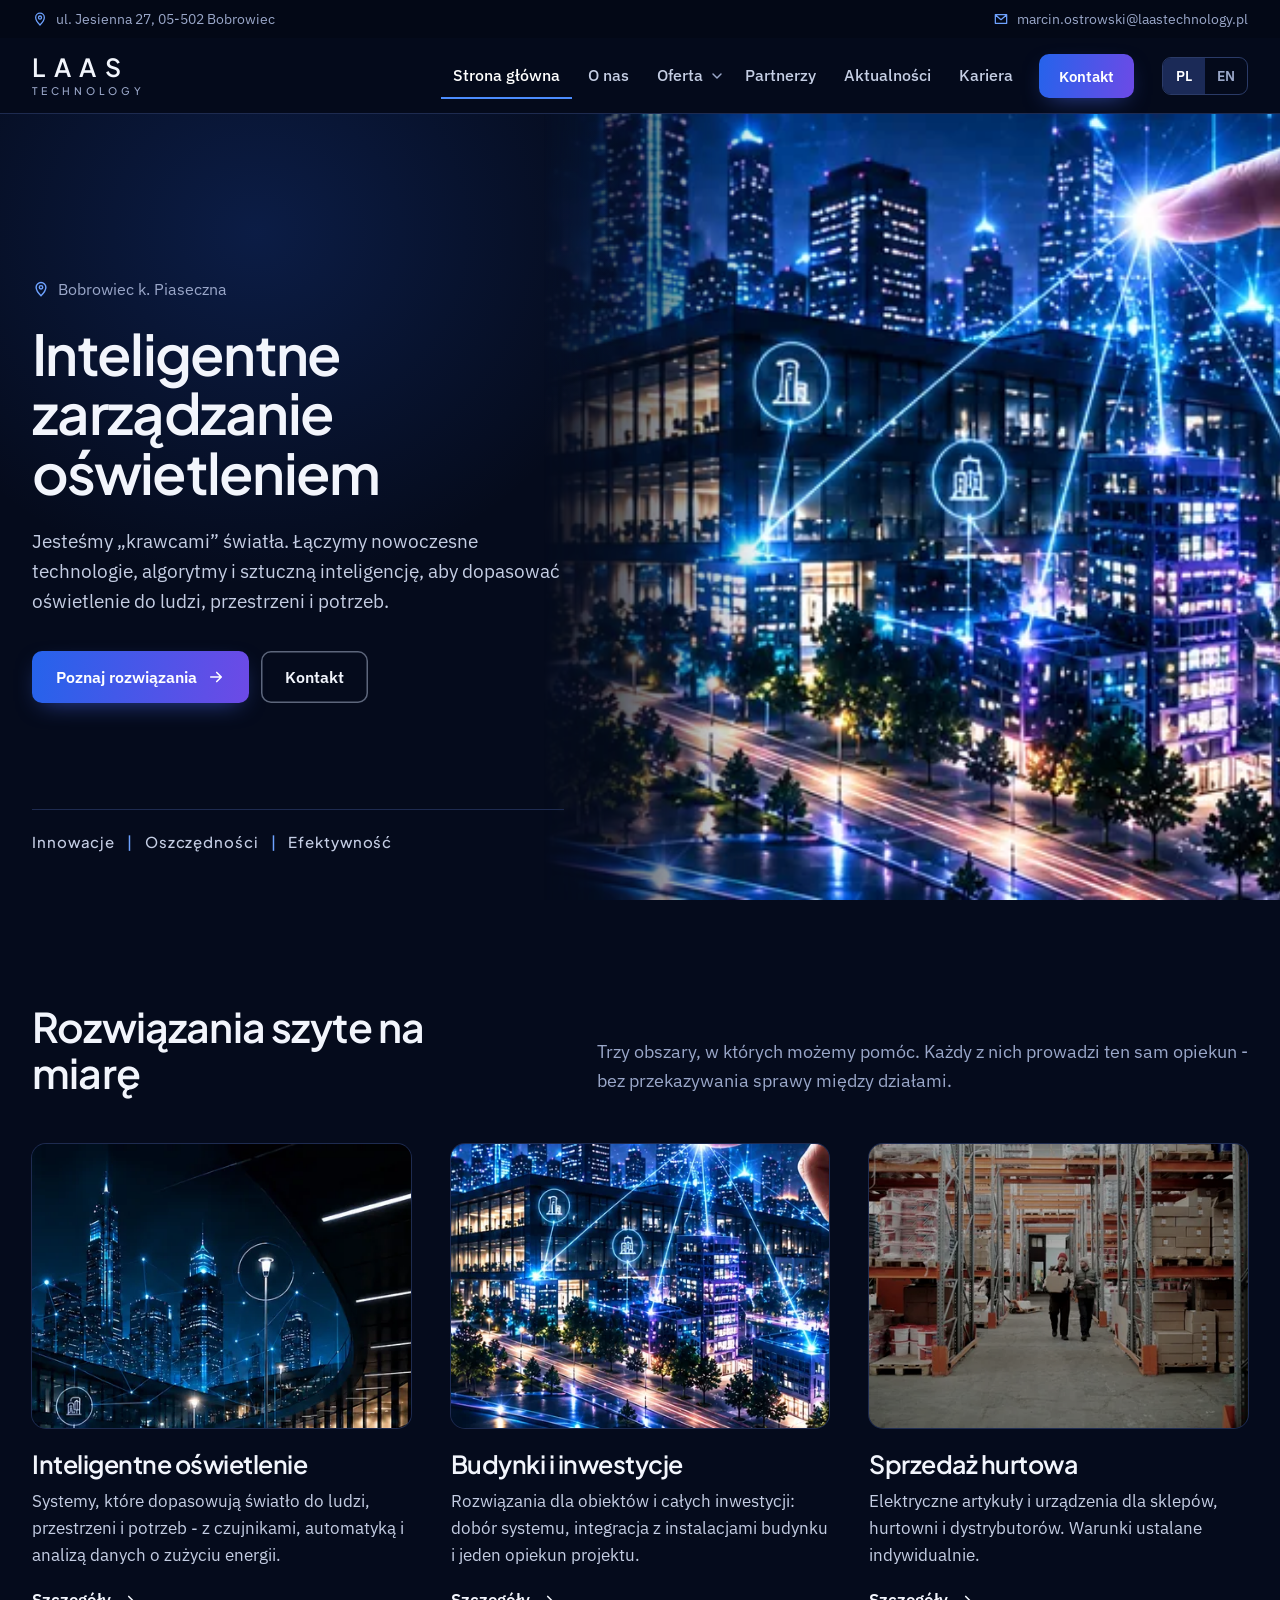
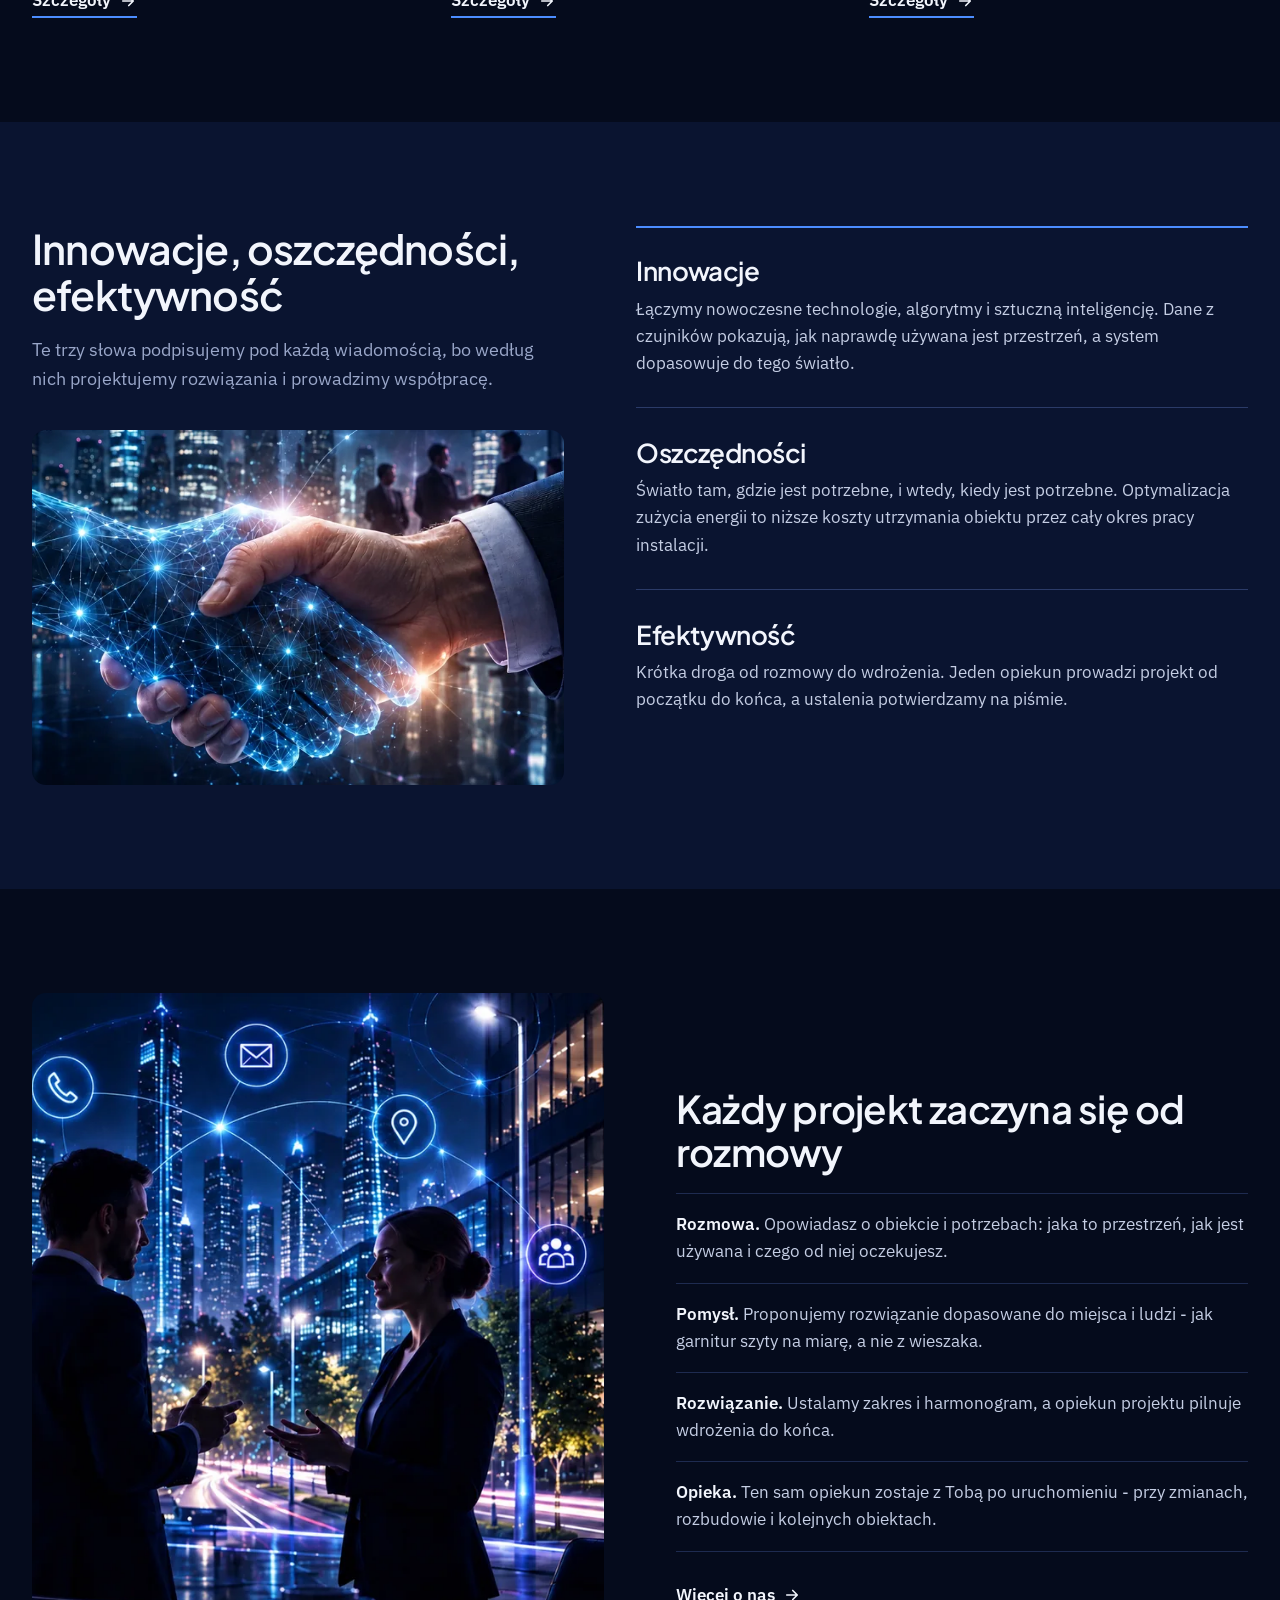
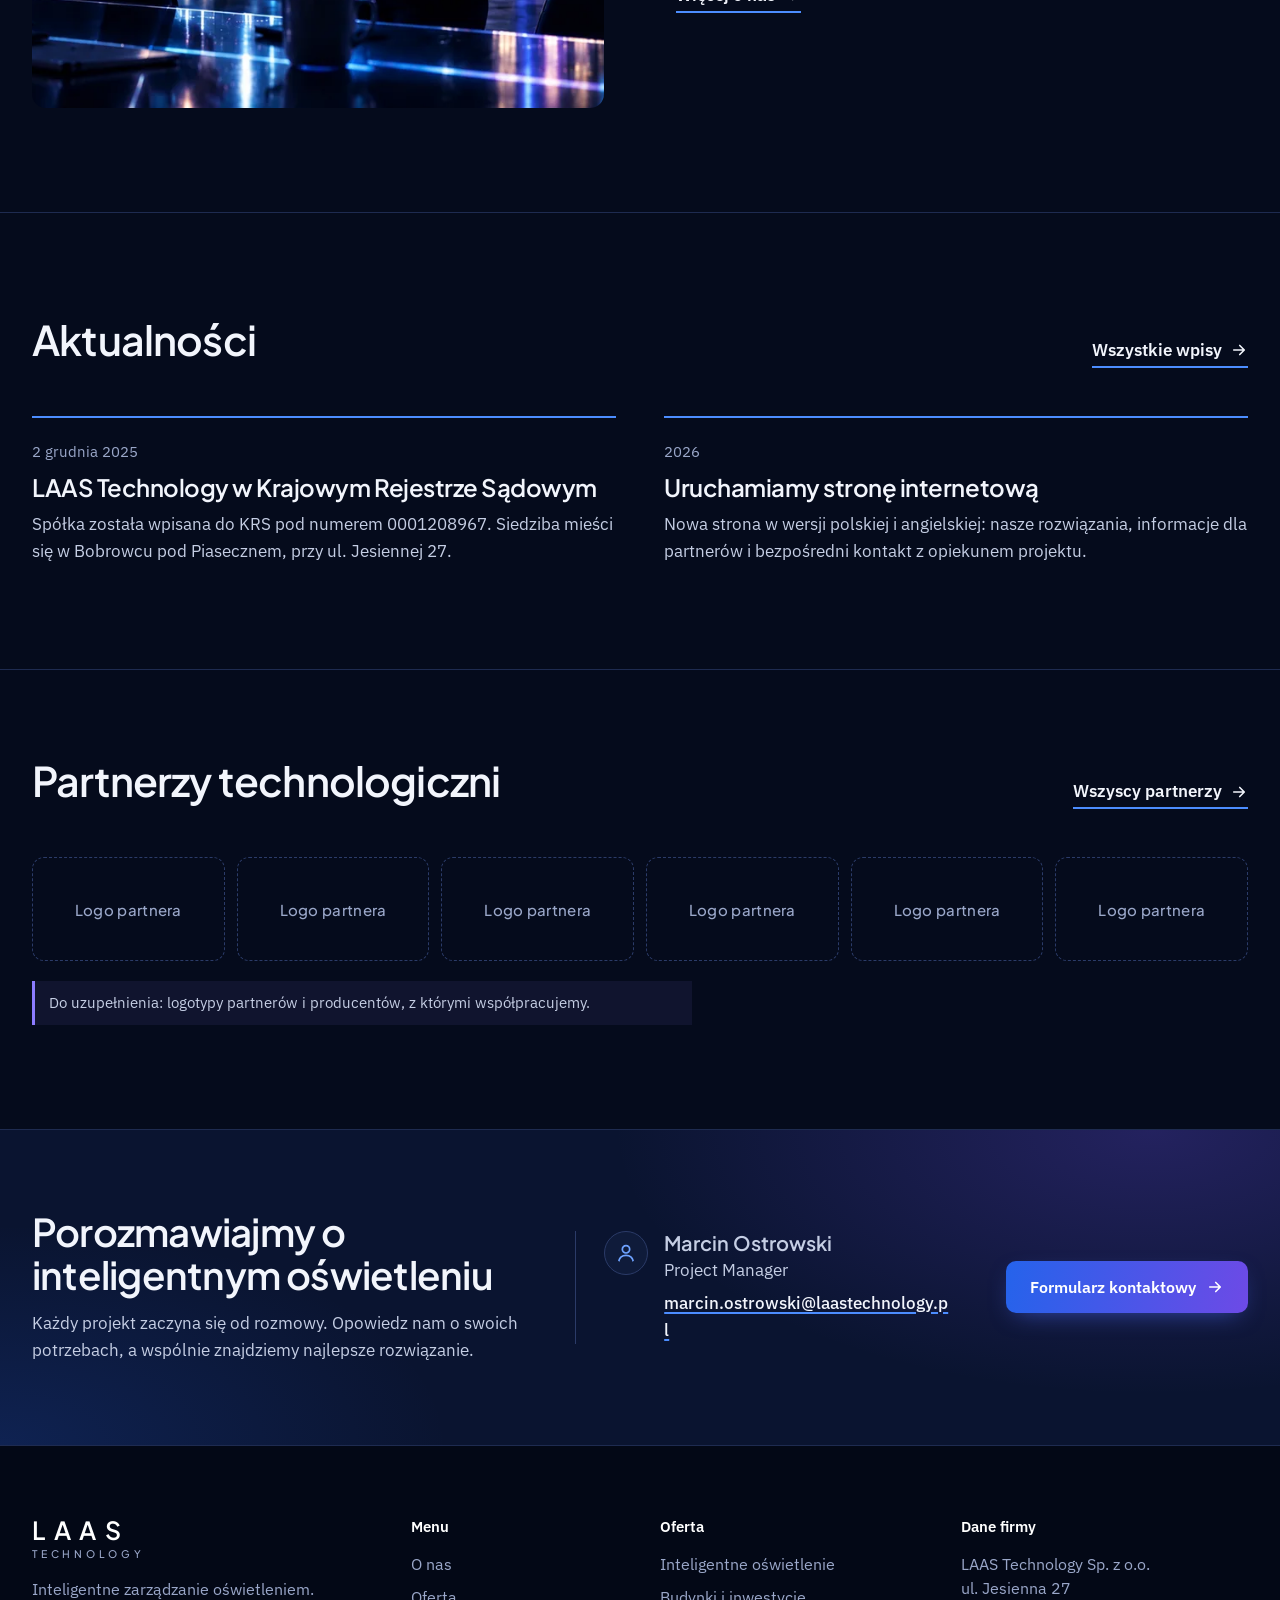
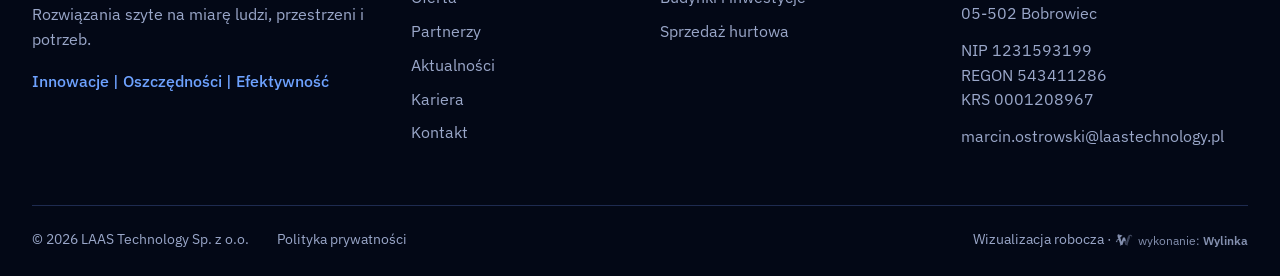
<file: index.html>
<!doctype html>
<html lang="pl" data-title-pl="LAAS Technology - inteligentne zarządzanie oświetleniem" data-title-en="LAAS Technology - smart lighting management">
<head>
<meta charset="utf-8">
<meta name="viewport" content="width=device-width, initial-scale=1, viewport-fit=cover">
<meta name="robots" content="noindex, nofollow">
<title>LAAS Technology - inteligentne zarządzanie oświetleniem</title>
<meta name="description" content="LAAS Technology Sp. z o.o., Bobrowiec k. Piaseczna: inteligentne zarządzanie oświetleniem, rozwiązania dla budynków i inwestycji, sprzedaż hurtowa.">
<meta name="theme-color" content="#050B1C">
<meta name="color-scheme" content="dark">
<link rel="icon" href="data:image/svg+xml,%3Csvg xmlns='http://www.w3.org/2000/svg' viewBox='0 0 40 40'%3E%3Cdefs%3E%3ClinearGradient id='g' x1='0' x2='1'%3E%3Cstop offset='0' stop-color='%233D8BFF'/%3E%3Cstop offset='1' stop-color='%238C7CFF'/%3E%3C/linearGradient%3E%3C/defs%3E%3Crect width='40' height='40' rx='8' fill='%23050B1C'/%3E%3Cpath d='M12 9v20h16' fill='none' stroke='url(%23g)' stroke-width='4.5' stroke-linecap='round' stroke-linejoin='round'/%3E%3C/svg%3E">
<link rel="preconnect" href="https://fonts.googleapis.com">
<link rel="preconnect" href="https://fonts.gstatic.com" crossorigin>
<link href="https://fonts.googleapis.com/css2?family=Plus+Jakarta+Sans:wght@500;600;700&family=IBM+Plex+Sans:wght@400;500;600&display=swap" rel="stylesheet">
<link rel="stylesheet" href="style.css?v=8">
<script>try{if((new URLSearchParams(location.search).get('lang')||localStorage.getItem('laas-lang'))==='en')document.documentElement.classList.add('is-en')}catch(e){}</script>
</head>
<body>
<!-- Wizualizacja robocza (koncepcja) strony LAAS Technology Sp. z o.o. Kolorystyka i grafiki wg materiałów przesłanych przez klienta. Treści do potwierdzenia z klientem; nie podajemy niesprawdzonych liczb, marek ani referencji. -->
<svg width="0" height="0" style="position:absolute" aria-hidden="true">
  <symbol id="i-arr" viewBox="0 0 24 24"><path fill="none" stroke="currentColor" stroke-width="2.2" stroke-linecap="round" stroke-linejoin="round" d="M5 12h13M13 6l6 6-6 6"/></symbol>
  <symbol id="i-mail" viewBox="0 0 24 24"><path fill="none" stroke="currentColor" stroke-width="1.9" stroke-linejoin="round" d="M3.5 5.5h17v13h-17zM3.8 6l8.2 7 8.2-7"/></symbol>
  <symbol id="i-pin" viewBox="0 0 24 24"><path fill="none" stroke="currentColor" stroke-width="1.9" d="M12 21s-6.5-6.2-6.5-11.2a6.5 6.5 0 0 1 13 0C18.5 14.8 12 21 12 21Z"/><circle cx="12" cy="9.8" r="2.3" fill="none" stroke="currentColor" stroke-width="1.9"/></symbol>
  <symbol id="i-down" viewBox="0 0 24 24"><path fill="none" stroke="currentColor" stroke-width="2.2" stroke-linecap="round" stroke-linejoin="round" d="M6 9l6 6 6-6"/></symbol>
  <symbol id="i-user" viewBox="0 0 24 24"><circle cx="12" cy="8" r="4" fill="none" stroke="currentColor" stroke-width="1.9"/><path d="M4 21c1-4.4 4.2-6.5 8-6.5s7 2.1 8 6.5" fill="none" stroke="currentColor" stroke-width="1.9" stroke-linecap="round"/></symbol>
</svg>
<div class="topbar"><div class="wrap topbar-in">
  <span><svg aria-hidden="true"><use href="#i-pin"/></svg>ul. Jesienna 27, 05-502 Bobrowiec</span>
  <a href="mailto:marcin.ostrowski@laastechnology.pl"><svg aria-hidden="true"><use href="#i-mail"/></svg>marcin.ostrowski@laastechnology.pl</a>
</div></div>
<header class="top" id="top">
  <div class="wrap top-in">
    <a class="brand" href="index.html" aria-label="LAAS Technology - strona główna"><span class="wm"><b>LAAS</b><span>Technology</span></span></a>
    <nav class="nav" id="nav" aria-label="Menu główne"><ul><li><a href="index.html" aria-current="page" data-en="Home">Strona główna</a></li><li><a href="o-nas.html" data-en="About us">O nas</a></li><li class="has-sub"><a href="oferta.html" data-en="Solutions">Oferta</a><button class="sub-t" type="button" aria-label="Rozwiń ofertę" data-en-al="Expand"><svg aria-hidden="true"><use href="#i-down"/></svg></button><ul class="sub"><li><a href="oferta-energia.html" data-en="Smart lighting">Inteligentne oświetlenie</a></li><li><a href="oferta-inwestycje.html" data-en="Buildings and projects">Budynki i inwestycje</a></li><li><a href="oferta-hurt.html" data-en="Wholesale">Sprzedaż hurtowa</a></li></ul></li><li><a href="partnerzy.html" data-en="Partners">Partnerzy</a></li><li><a href="aktualnosci.html" data-en="News">Aktualności</a></li><li><a href="kariera.html" data-en="Careers">Kariera</a></li><li class="nav-k"><a class="btn btn-s" href="kontakt.html" data-en="Contact">Kontakt</a></li></ul></nav>
    <div class="lang" role="group" aria-label="Język / Language"><button type="button" data-l="pl" aria-pressed="true">PL</button><button type="button" data-l="en" aria-pressed="false">EN</button></div>
    <button class="burger" id="burger" type="button" aria-label="Otwórz menu" aria-expanded="false" aria-controls="nav"><span></span><span></span><span></span></button>
  </div>
</header>
<main id="main">
<section class="hero">
  <div class="hero-txt">
    <p class="hero-loc"><svg aria-hidden="true"><use href="#i-pin"/></svg><span>Bobrowiec k. Piaseczna</span></p>
    <h1 data-en="Smart lighting management">Inteligentne zarządzanie oświetleniem</h1>
    <p class="lead" data-en="We are tailors of light. We combine modern technology, algorithms and artificial intelligence to fit lighting to people, spaces and needs.">Jesteśmy „krawcami” światła. Łączymy nowoczesne technologie, algorytmy i sztuczną inteligencję, aby dopasować oświetlenie do ludzi, przestrzeni i potrzeb.</p>
    <div class="hero-cta" id="heroCta">
      <a class="btn" href="oferta.html"><span data-en="Our solutions">Poznaj rozwiązania</span><svg class="ic" aria-hidden="true"><use href="#i-arr"/></svg></a>
      <a class="btn btn-o" href="kontakt.html" data-en="Contact">Kontakt</a>
    </div>
    <p class="hero-slog">Innowacje <i>|</i> Oszczędności <i>|</i> Efektywność</p>
  </div>
  <figure class="hero-ph">
    <picture>
      <source media="(max-width:999px)" srcset="img/laas-miasto-m-480.webp 480w, img/laas-miasto-m-700.webp 700w" sizes="100vw">
      <img src="img/laas-miasto-916.webp" srcset="img/laas-miasto-480.webp 480w, img/laas-miasto-720.webp 720w, img/laas-miasto-916.webp 916w" sizes="(max-width:999px) 100vw, 56vw" alt="Nocne miasto z podświetlonymi budynkami połączonymi liniami światła - grafika LAAS Technology" data-en-alt="Night city with illuminated buildings connected by lines of light - LAAS Technology graphic" width="916" height="569" fetchpriority="high">
    </picture>
  </figure>
</section>

<section class="sec" id="oferta">
  <div class="wrap">
    <div class="sec-h">
      <h2 data-en="Tailor-made solutions">Rozwiązania szyte na miarę</h2>
      <p data-en="Three areas where we can help. Each is handled by the same project manager, with no passing between departments.">Trzy obszary, w których możemy pomóc. Każdy z nich prowadzi ten sam opiekun - bez przekazywania sprawy między działami.</p>
    </div>
    <div class="tiles"><article class="tile">
  <a href="oferta-energia.html" class="tile-ph" tabindex="-1" aria-hidden="true"><img src="img/laas-swiatlo-746.webp" srcset="img/laas-swiatlo-480.webp 480w, img/laas-swiatlo-746.webp 746w" sizes="(max-width:999px) 100vw, 400px" alt="Wieżowce i latarnia uliczna nocą, połączone siecią świetlnych punktów" data-en-alt="Skyscrapers and a street lamp at night, linked by a network of light points" width="746" height="520" loading="lazy" decoding="async"></a>
  <h3 data-en="&lt;a href=&quot;oferta-energia.html&quot;&gt;Smart lighting&lt;/a&gt;"><a href="oferta-energia.html">Inteligentne oświetlenie</a></h3>
  <p data-en="Systems that adapt light to people, spaces and needs - with sensors, automation and analysis of energy use.">Systemy, które dopasowują światło do ludzi, przestrzeni i potrzeb - z czujnikami, automatyką i analizą danych o zużyciu energii.</p>
  <a class="more" href="oferta-energia.html"><span data-en="Details">Szczegóły</span><svg class="ic" aria-hidden="true"><use href="#i-arr"/></svg></a>
</article><article class="tile">
  <a href="oferta-inwestycje.html" class="tile-ph" tabindex="-1" aria-hidden="true"><img src="img/laas-budynki-700.webp" srcset="img/laas-budynki-480.webp 480w, img/laas-budynki-700.webp 700w" sizes="(max-width:999px) 100vw, 400px" alt="Budynki i ulice nocą połączone siecią świetlnych punktów" data-en-alt="Buildings and streets at night linked by a network of light points" width="700" height="485" loading="lazy" decoding="async"></a>
  <h3 data-en="&lt;a href=&quot;oferta-inwestycje.html&quot;&gt;Buildings and projects&lt;/a&gt;"><a href="oferta-inwestycje.html">Budynki i inwestycje</a></h3>
  <p data-en="Solutions for buildings and whole projects: system selection, integration with building installations and one project manager.">Rozwiązania dla obiektów i całych inwestycji: dobór systemu, integracja z instalacjami budynku i jeden opiekun projektu.</p>
  <a class="more" href="oferta-inwestycje.html"><span data-en="Details">Szczegóły</span><svg class="ic" aria-hidden="true"><use href="#i-arr"/></svg></a>
</article><article class="tile">
  <a href="oferta-hurt.html" class="tile-ph" tabindex="-1" aria-hidden="true"><img src="img/laas-hurt-1400.webp" srcset="img/laas-hurt-480.webp 480w, img/laas-hurt-960.webp 960w, img/laas-hurt-1400.webp 1400w" sizes="(max-width:999px) 100vw, 400px" alt="Magazyn z regałami pełnymi kartonów z towarem" data-en-alt="Warehouse with shelves full of boxed goods" width="1600" height="1067" loading="lazy" decoding="async"></a>
  <h3 data-en="&lt;a href=&quot;oferta-hurt.html&quot;&gt;Wholesale&lt;/a&gt;"><a href="oferta-hurt.html">Sprzedaż hurtowa</a></h3>
  <p data-en="Electrical products and appliances for retailers, wholesalers and distributors. Individually agreed terms.">Elektryczne artykuły i urządzenia dla sklepów, hurtowni i dystrybutorów. Warunki ustalane indywidualnie.</p>
  <a class="more" href="oferta-hurt.html"><span data-en="Details">Szczegóły</span><svg class="ic" aria-hidden="true"><use href="#i-arr"/></svg></a>
</article></div>
  </div>
</section>

<section class="sec sec-g">
  <div class="wrap pils">
    <div class="pils-h">
      <h2 data-en="Innovation, savings, efficiency">Innowacje, oszczędności, efektywność</h2>
      <p data-en="We sign every message with these three words, because they guide how we design solutions and work with clients.">Te trzy słowa podpisujemy pod każdą wiadomością, bo według nich projektujemy rozwiązania i prowadzimy współpracę.</p>
      <figure class="pils-ph"><img src="img/laas-razem-m-750.webp" srcset="img/laas-razem-m-480.webp 480w, img/laas-razem-m-750.webp 750w" sizes="(max-width:999px) 100vw, 520px" alt="Uścisk dłoni człowieka i cyfrowej dłoni z punktów światła na tle nocnego miasta" data-en-alt="A handshake between a human hand and a digital hand made of light points, against a night city" width="750" height="495" loading="lazy" decoding="async"></figure>
    </div>
    <div class="pils-l"><div class="pil"><h3 data-en="Innovation">Innowacje</h3><p data-en="We combine modern technology, algorithms and artificial intelligence. Sensor data shows how a space is really used, and the system adjusts the light to match.">Łączymy nowoczesne technologie, algorytmy i sztuczną inteligencję. Dane z czujników pokazują, jak naprawdę używana jest przestrzeń, a system dopasowuje do tego światło.</p></div><div class="pil"><h3 data-en="Savings">Oszczędności</h3><p data-en="Light where it is needed, when it is needed. Optimised energy use means lower running costs for the whole life of the installation.">Światło tam, gdzie jest potrzebne, i wtedy, kiedy jest potrzebne. Optymalizacja zużycia energii to niższe koszty utrzymania obiektu przez cały okres pracy instalacji.</p></div><div class="pil"><h3 data-en="Efficiency">Efektywność</h3><p data-en="A short path from first conversation to deployment. One project manager runs the project from start to finish, and every arrangement is confirmed in writing.">Krótka droga od rozmowy do wdrożenia. Jeden opiekun prowadzi projekt od początku do końca, a ustalenia potwierdzamy na piśmie.</p></div></div>
  </div>
</section>

<section class="sec">
  <div class="wrap split">
    <figure class="split-ph split-ph-t"><img src="img/laas-rozmowa-820.webp" srcset="img/laas-rozmowa-480.webp 480w, img/laas-rozmowa-720.webp 720w, img/laas-rozmowa-820.webp 820w" sizes="(max-width:999px) 100vw, 600px" alt="Dwoje ludzi rozmawia w biurze na tle oświetlonego nocą miasta" data-en-alt="Two people talking in an office against a city lit up at night" width="820" height="959" loading="lazy" decoding="async"></figure>
    <div class="split-t">
      <h2 data-en="Every project starts with a conversation">Każdy projekt zaczyna się od rozmowy</h2>
      <ul class="steps"><li><span class="st"><b data-en="Conversation.">Rozmowa.</b> <span data-en="You tell us about the site and your needs: what kind of space it is, how it is used and what you expect from it.">Opowiadasz o obiekcie i potrzebach: jaka to przestrzeń, jak jest używana i czego od niej oczekujesz.</span></span></li><li><span class="st"><b data-en="Idea.">Pomysł.</b> <span data-en="We propose a solution that fits the place and its people - tailored, not off the peg.">Proponujemy rozwiązanie dopasowane do miejsca i ludzi - jak garnitur szyty na miarę, a nie z wieszaka.</span></span></li><li><span class="st"><b data-en="Solution.">Rozwiązanie.</b> <span data-en="We agree the scope and schedule, and the project manager sees the deployment through.">Ustalamy zakres i harmonogram, a opiekun projektu pilnuje wdrożenia do końca.</span></span></li><li><span class="st"><b data-en="Support.">Opieka.</b> <span data-en="The same project manager stays with you after launch - for changes, extensions and further sites.">Ten sam opiekun zostaje z Tobą po uruchomieniu - przy zmianach, rozbudowie i kolejnych obiektach.</span></span></li></ul>
      <a class="more" href="o-nas.html"><span data-en="More about us">Więcej o nas</span><svg class="ic" aria-hidden="true"><use href="#i-arr"/></svg></a>
    </div>
  </div>
</section>

<section class="sec sec-t">
  <div class="wrap">
    <div class="sec-h sec-h-row">
      <h2 data-en="News">Aktualności</h2>
      <a class="more" href="aktualnosci.html"><span data-en="All news">Wszystkie wpisy</span><svg class="ic" aria-hidden="true"><use href="#i-arr"/></svg></a>
    </div>
    <div class="news"><article class="news-i">
  <time datetime="2025-12-02" data-en="2 December 2025">2 grudnia 2025</time>
  <h3 data-en="LAAS Technology entered in the National Court Register">LAAS Technology w Krajowym Rejestrze Sądowym</h3>
  <p data-en="The company was entered in the National Court Register under number 0001208967. Its registered office is in Bobrowiec near Piaseczno, at ul. Jesienna 27.">Spółka została wpisana do KRS pod numerem 0001208967. Siedziba mieści się w Bobrowcu pod Piasecznem, przy ul. Jesiennej 27.</p>
</article><article class="news-i">
  <time datetime="2026" data-en="2026">2026</time>
  <h3 data-en="Our website goes live">Uruchamiamy stronę internetową</h3>
  <p data-en="A new website in Polish and English: our solutions, information for partners and direct contact with a project manager.">Nowa strona w wersji polskiej i angielskiej: nasze rozwiązania, informacje dla partnerów i bezpośredni kontakt z opiekunem projektu.</p>
</article></div>
  </div>
</section>

<section class="sec sec-t">
  <div class="wrap">
    <div class="sec-h sec-h-row">
      <h2 data-en="Technology partners">Partnerzy technologiczni</h2>
      <a class="more" href="partnerzy.html"><span data-en="All partners">Wszyscy partnerzy</span><svg class="ic" aria-hidden="true"><use href="#i-arr"/></svg></a>
    </div>
    <ul class="logos"><li data-en="Partner logo">Logo partnera</li><li data-en="Partner logo">Logo partnera</li><li data-en="Partner logo">Logo partnera</li><li data-en="Partner logo">Logo partnera</li><li data-en="Partner logo">Logo partnera</li><li data-en="Partner logo">Logo partnera</li></ul>
    <p class="todo" data-en="To be completed: logos of the partners and manufacturers we work with.">Do uzupełnienia: logotypy partnerów i producentów, z którymi współpracujemy.</p>
  </div>
</section>

<section class="cta">
  <div class="wrap cta-in">
    <div>
      <h2 data-en="Let&#x27;s talk about smart lighting">Porozmawiajmy o inteligentnym oświetleniu</h2>
      <p data-en="Every project starts with a conversation. Tell us what you need and together we will find the best solution.">Każdy projekt zaczyna się od rozmowy. Opowiedz nam o swoich potrzebach, a wspólnie znajdziemy najlepsze rozwiązanie.</p>
    </div>
    <div class="person">
      <svg class="person-i" aria-hidden="true"><use href="#i-user"/></svg>
      <div>
        <p class="person-n">Marcin Ostrowski</p>
        <p class="person-r">Project Manager</p>
        <a href="mailto:marcin.ostrowski@laastechnology.pl">marcin.ostrowski@laastechnology.pl</a>
      </div>
    </div>
    <a class="btn" href="kontakt.html"><span data-en="Contact form">Formularz kontaktowy</span><svg class="ic" aria-hidden="true"><use href="#i-arr"/></svg></a>
  </div>
</section>
</main>
<footer class="foot">
  <div class="wrap foot-in">
    <div class="foot-a">
      <a class="brand brand-w" href="index.html" aria-label="LAAS Technology - strona główna"><span class="wm"><b>LAAS</b><span>Technology</span></span></a>
      <p data-en="Smart lighting management. Solutions tailored to people, spaces and needs.">Inteligentne zarządzanie oświetleniem. Rozwiązania szyte na miarę ludzi, przestrzeni i potrzeb.</p>
      <p class="foot-slog">Innowacje | Oszczędności | Efektywność</p>
    </div>
    <div><h2 data-en="Menu">Menu</h2><ul><li><a href="o-nas.html" data-en="About us">O nas</a></li><li><a href="oferta.html" data-en="Solutions">Oferta</a></li><li><a href="partnerzy.html" data-en="Partners">Partnerzy</a></li><li><a href="aktualnosci.html" data-en="News">Aktualności</a></li><li><a href="kariera.html" data-en="Careers">Kariera</a></li><li><a href="kontakt.html" data-en="Contact">Kontakt</a></li></ul></div>
    <div><h2 data-en="Solutions">Oferta</h2><ul><li><a href="oferta-energia.html" data-en="Smart lighting">Inteligentne oświetlenie</a></li><li><a href="oferta-inwestycje.html" data-en="Buildings and projects">Budynki i inwestycje</a></li><li><a href="oferta-hurt.html" data-en="Wholesale">Sprzedaż hurtowa</a></li></ul></div>
    <div class="foot-d"><h2 data-en="Company details">Dane firmy</h2>
      <p>LAAS Technology Sp. z o.o.<br>ul. Jesienna 27<br>05-502 Bobrowiec</p>
      <p>NIP 1231593199<br>REGON 543411286<br>KRS 0001208967</p>
      <p><a href="mailto:marcin.ostrowski@laastechnology.pl">marcin.ostrowski@laastechnology.pl</a></p>
    </div>
  </div>
  <div class="wrap foot-b">
    <span>&copy; 2026 LAAS Technology Sp. z o.o.</span>
    <a href="#" data-en="Privacy policy">Polityka prywatności</a>
    <span class="foot-w"><span data-en="Working draft">Wizualizacja robocza</span> · <a class="wylinka-badge" href="https://wylinka.pl/?utm_source=laastechnology.pl&amp;utm_medium=stopka&amp;utm_campaign=wykonanie" rel="noopener" title="Strona wykonana przez Wylinka"><svg viewBox="0 0 64 64" aria-hidden="true" focusable="false" fill="currentColor"><path d="M9.8 22.8l-1.2-7.9 2.2-3.7 15.5 4.6-.5 1.5-7.2 5.5 4.7 15.6 5-15.6 7 0 4.1 12.7-4.2-.9-2.6 1.8-.8-2.2-5.3 15.6-4.3 0 .4 .2-2.1 2.8-1.3-1.1 1.1-1.4-3.1 .2-.1-1.7 2.2-.1-5.7-16.5-4.8 .6-.8 3.1 0 .5-.3 .5 .8 2.2-1.6 .5-.4-1.3-.8 1.6-1.5-.8 .8-1.6-1.4 .6-.6-1.6 2.3-.8 .2-.4 1.3-4.8 5.9-.8-2.4-6.9zM15.2 13.7l-.1-.4-.4 .8-.1 .8 .1 1 .1 .4 .3 .7 .3-.9 .1-.7 0-.8z"/><path class="wy-pod" d="M37.1 49.8l-4.5-13.3 2.6-1.8 4.2 .9 .9 2.8 3-9.7 0-.5 .1-.8 3.2-8.4 .5-1 .6-1 .9-1.1 1.3-1 1.1-.7 1.4-.5 1.4-.3 .7 0 .9 0 1.2 .3 1.4 .6 .8 .5 .7 .7 .6 .7 .5 .9 .3 .9 .1 .9 0 .8-.2 .9-.5 .9-.5 .6-.7 .5-.7 .3-.1-.1 0-.1 .5-.5 .3-.7 .2-.5 0-.6-.1-.6-.3-.7-.4-.5-.4-.4-.5-.3-.6-.3-.7 0-.7 .1-.6 .1-.5 .4-.5 .5-.3 .5-.2 .7-.1 1.5-1.4 5.1-.8 3.3-.3 .7-.5 .7-6 17.5 1.9 .1-.1 1.7-3.1-.2 1.1 1.4-1.3 1.1-2.1-2.8 .4-.2z"/><path class="wy-old" d="M40.8 50l.4-.2-4.1 0-4.2-12.5 2.5-1.7 4.3 .9 .6 1.9 .6-1.6 0-.3 2.4-7.8 0-.5 .1-.8 3.2-8.4 .4-.8 .6-.9 .9-1.2 .9-.9 1.3-.8 1.4-.6 1.2-.3 1.4-.1 1.3 .1 .6 .2 .8 .3 1.1 .6 .9 .7 .7 .9 .5 .9 .3 .9 .1 1.1-.1 .9-.3 .9-.4 .7-.6 .7-.6 .4-.6 .2-.1-.1 0-.1 .5-.5 .3-.7 .2-.5 0-.5-.1-.6-.2-.6-.3-.5-.4-.5-.5-.3-.6-.3-.7-.1-.6 0-.6 .1-.6 .3-.6 .5-.3 .4-.2 .5-.1 .5-.1 1.5-1.4 5.1-.8 3.3-.3 .7-.5 .7-6 17.5 1.9 .1-.1 1.7-3.1-.2 1.1 1.4-1.3 1.1zM49.6 17.1l.6 1.7-1.5 1.9 .4 .4 1.8-2.1-.7-2.1zM48.1 28.3l.5 1.8-1.7 1.8 .4 .4 1.9-2-.6-2.2zM37.9 41.7l1.7-1.5-.4-.4-1.7 1.4zM42.6 38.7l-1.5 2.8 1.1 2-1.3 2.6 .5 .2 1.5-2.8-1.1-2 1.4-2.5z"/></svg><span data-en="design: &lt;b&gt;Wylinka&lt;/b&gt;">wykonanie: <b>Wylinka</b></span></a></span>
  </div>
</footer>
<div class="mob" id="mob"><a class="btn" href="kontakt.html" data-en="Send an enquiry">Wyślij zapytanie</a></div>
<script src="app.js?v=8"></script>
</body>
</html>
</file>
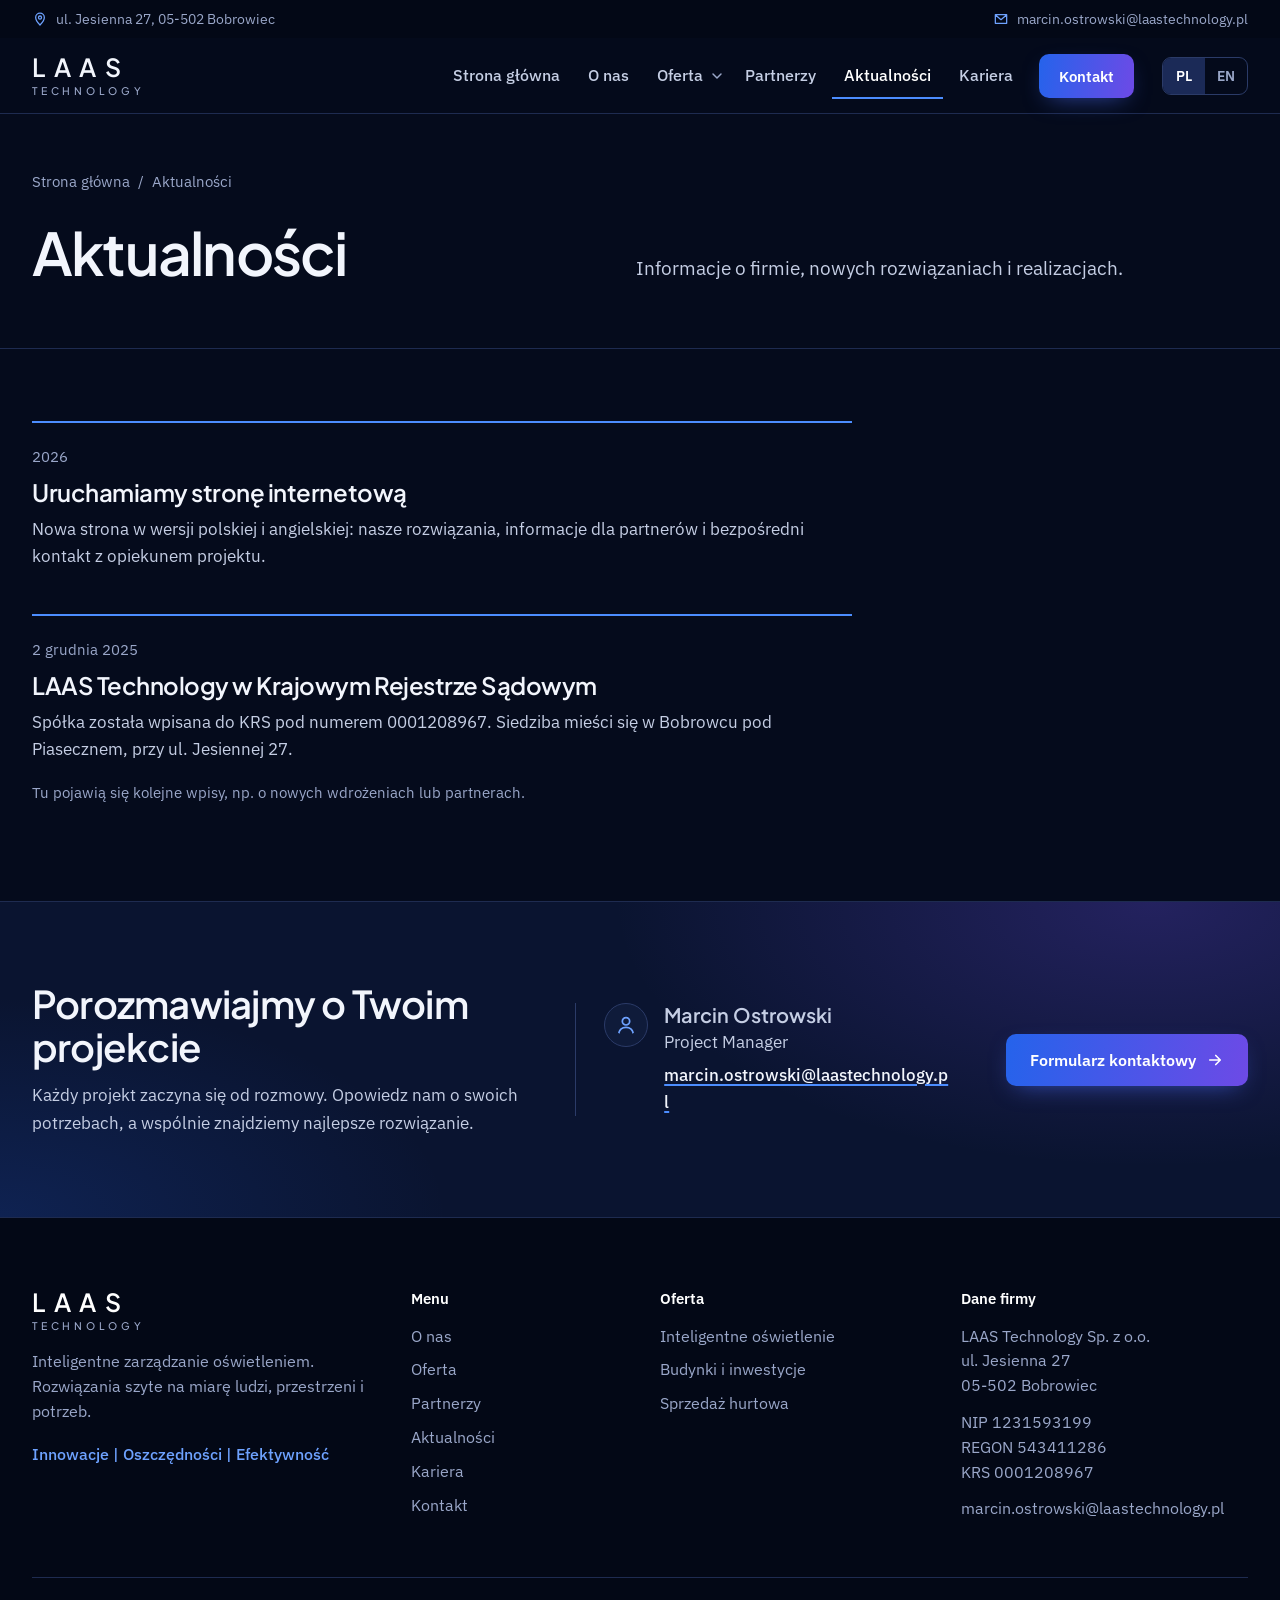
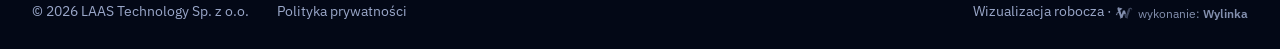
<file: aktualnosci.html>
<!doctype html>
<html lang="pl" data-title-pl="Aktualności - LAAS Technology" data-title-en="News - LAAS Technology">
<head>
<meta charset="utf-8">
<meta name="viewport" content="width=device-width, initial-scale=1, viewport-fit=cover">
<meta name="robots" content="noindex, nofollow">
<title>Aktualności - LAAS Technology</title>
<meta name="description" content="Aktualności LAAS Technology.">
<meta name="theme-color" content="#050B1C">
<meta name="color-scheme" content="dark">
<link rel="icon" href="data:image/svg+xml,%3Csvg xmlns='http://www.w3.org/2000/svg' viewBox='0 0 40 40'%3E%3Cdefs%3E%3ClinearGradient id='g' x1='0' x2='1'%3E%3Cstop offset='0' stop-color='%233D8BFF'/%3E%3Cstop offset='1' stop-color='%238C7CFF'/%3E%3C/linearGradient%3E%3C/defs%3E%3Crect width='40' height='40' rx='8' fill='%23050B1C'/%3E%3Cpath d='M12 9v20h16' fill='none' stroke='url(%23g)' stroke-width='4.5' stroke-linecap='round' stroke-linejoin='round'/%3E%3C/svg%3E">
<link rel="preconnect" href="https://fonts.googleapis.com">
<link rel="preconnect" href="https://fonts.gstatic.com" crossorigin>
<link href="https://fonts.googleapis.com/css2?family=Plus+Jakarta+Sans:wght@500;600;700&family=IBM+Plex+Sans:wght@400;500;600&display=swap" rel="stylesheet">
<link rel="stylesheet" href="style.css?v=8">
<script>try{if((new URLSearchParams(location.search).get('lang')||localStorage.getItem('laas-lang'))==='en')document.documentElement.classList.add('is-en')}catch(e){}</script>
</head>
<body>
<!-- Wizualizacja robocza (koncepcja) strony LAAS Technology Sp. z o.o. Kolorystyka i grafiki wg materiałów przesłanych przez klienta. Treści do potwierdzenia z klientem; nie podajemy niesprawdzonych liczb, marek ani referencji. -->
<svg width="0" height="0" style="position:absolute" aria-hidden="true">
  <symbol id="i-arr" viewBox="0 0 24 24"><path fill="none" stroke="currentColor" stroke-width="2.2" stroke-linecap="round" stroke-linejoin="round" d="M5 12h13M13 6l6 6-6 6"/></symbol>
  <symbol id="i-mail" viewBox="0 0 24 24"><path fill="none" stroke="currentColor" stroke-width="1.9" stroke-linejoin="round" d="M3.5 5.5h17v13h-17zM3.8 6l8.2 7 8.2-7"/></symbol>
  <symbol id="i-pin" viewBox="0 0 24 24"><path fill="none" stroke="currentColor" stroke-width="1.9" d="M12 21s-6.5-6.2-6.5-11.2a6.5 6.5 0 0 1 13 0C18.5 14.8 12 21 12 21Z"/><circle cx="12" cy="9.8" r="2.3" fill="none" stroke="currentColor" stroke-width="1.9"/></symbol>
  <symbol id="i-down" viewBox="0 0 24 24"><path fill="none" stroke="currentColor" stroke-width="2.2" stroke-linecap="round" stroke-linejoin="round" d="M6 9l6 6 6-6"/></symbol>
  <symbol id="i-user" viewBox="0 0 24 24"><circle cx="12" cy="8" r="4" fill="none" stroke="currentColor" stroke-width="1.9"/><path d="M4 21c1-4.4 4.2-6.5 8-6.5s7 2.1 8 6.5" fill="none" stroke="currentColor" stroke-width="1.9" stroke-linecap="round"/></symbol>
</svg>
<div class="topbar"><div class="wrap topbar-in">
  <span><svg aria-hidden="true"><use href="#i-pin"/></svg>ul. Jesienna 27, 05-502 Bobrowiec</span>
  <a href="mailto:marcin.ostrowski@laastechnology.pl"><svg aria-hidden="true"><use href="#i-mail"/></svg>marcin.ostrowski@laastechnology.pl</a>
</div></div>
<header class="top" id="top">
  <div class="wrap top-in">
    <a class="brand" href="index.html" aria-label="LAAS Technology - strona główna"><span class="wm"><b>LAAS</b><span>Technology</span></span></a>
    <nav class="nav" id="nav" aria-label="Menu główne"><ul><li><a href="index.html" data-en="Home">Strona główna</a></li><li><a href="o-nas.html" data-en="About us">O nas</a></li><li class="has-sub"><a href="oferta.html" data-en="Solutions">Oferta</a><button class="sub-t" type="button" aria-label="Rozwiń ofertę" data-en-al="Expand"><svg aria-hidden="true"><use href="#i-down"/></svg></button><ul class="sub"><li><a href="oferta-energia.html" data-en="Smart lighting">Inteligentne oświetlenie</a></li><li><a href="oferta-inwestycje.html" data-en="Buildings and projects">Budynki i inwestycje</a></li><li><a href="oferta-hurt.html" data-en="Wholesale">Sprzedaż hurtowa</a></li></ul></li><li><a href="partnerzy.html" data-en="Partners">Partnerzy</a></li><li><a href="aktualnosci.html" aria-current="page" data-en="News">Aktualności</a></li><li><a href="kariera.html" data-en="Careers">Kariera</a></li><li class="nav-k"><a class="btn btn-s" href="kontakt.html" data-en="Contact">Kontakt</a></li></ul></nav>
    <div class="lang" role="group" aria-label="Język / Language"><button type="button" data-l="pl" aria-pressed="true">PL</button><button type="button" data-l="en" aria-pressed="false">EN</button></div>
    <button class="burger" id="burger" type="button" aria-label="Otwórz menu" aria-expanded="false" aria-controls="nav"><span></span><span></span><span></span></button>
  </div>
</header>
<main id="main">
<section class="phead">
  <div class="wrap">
    <p class="crumb"><a href="index.html" data-en="Home">Strona główna</a><span aria-hidden="true">/</span><span data-en="News">Aktualności</span></p>
    <div class="phead-g">
      <h1 data-en="News">Aktualności</h1>
      <p class="lead" data-en="Company news, new solutions and projects.">Informacje o firmie, nowych rozwiązaniach i realizacjach.</p>
    </div>
  </div>
</section>
<section class="sec sec-tight">
  <div class="wrap">
    <div class="news news-l"><article class="news-i">
  <time datetime="2026" data-en="2026">2026</time>
  <h3 data-en="Our website goes live">Uruchamiamy stronę internetową</h3>
  <p data-en="A new website in Polish and English: our solutions, information for partners and direct contact with a project manager.">Nowa strona w wersji polskiej i angielskiej: nasze rozwiązania, informacje dla partnerów i bezpośredni kontakt z opiekunem projektu.</p>
</article><article class="news-i">
  <time datetime="2025-12-02" data-en="2 December 2025">2 grudnia 2025</time>
  <h3 data-en="LAAS Technology entered in the National Court Register">LAAS Technology w Krajowym Rejestrze Sądowym</h3>
  <p data-en="The company was entered in the National Court Register under number 0001208967. Its registered office is in Bobrowiec near Piaseczno, at ul. Jesienna 27.">Spółka została wpisana do KRS pod numerem 0001208967. Siedziba mieści się w Bobrowcu pod Piasecznem, przy ul. Jesiennej 27.</p>
</article></div>
    <p class="note" data-en="More posts will appear here, for example about new deployments or partners.">Tu pojawią się kolejne wpisy, np. o nowych wdrożeniach lub partnerach.</p>
  </div>
</section>
<section class="cta">
  <div class="wrap cta-in">
    <div>
      <h2 data-en="Let&#x27;s talk about your project">Porozmawiajmy o Twoim projekcie</h2>
      <p data-en="Every project starts with a conversation. Tell us what you need and together we will find the best solution.">Każdy projekt zaczyna się od rozmowy. Opowiedz nam o swoich potrzebach, a wspólnie znajdziemy najlepsze rozwiązanie.</p>
    </div>
    <div class="person">
      <svg class="person-i" aria-hidden="true"><use href="#i-user"/></svg>
      <div>
        <p class="person-n">Marcin Ostrowski</p>
        <p class="person-r">Project Manager</p>
        <a href="mailto:marcin.ostrowski@laastechnology.pl">marcin.ostrowski@laastechnology.pl</a>
      </div>
    </div>
    <a class="btn" href="kontakt.html"><span data-en="Contact form">Formularz kontaktowy</span><svg class="ic" aria-hidden="true"><use href="#i-arr"/></svg></a>
  </div>
</section>
</main>
<footer class="foot">
  <div class="wrap foot-in">
    <div class="foot-a">
      <a class="brand brand-w" href="index.html" aria-label="LAAS Technology - strona główna"><span class="wm"><b>LAAS</b><span>Technology</span></span></a>
      <p data-en="Smart lighting management. Solutions tailored to people, spaces and needs.">Inteligentne zarządzanie oświetleniem. Rozwiązania szyte na miarę ludzi, przestrzeni i potrzeb.</p>
      <p class="foot-slog">Innowacje | Oszczędności | Efektywność</p>
    </div>
    <div><h2 data-en="Menu">Menu</h2><ul><li><a href="o-nas.html" data-en="About us">O nas</a></li><li><a href="oferta.html" data-en="Solutions">Oferta</a></li><li><a href="partnerzy.html" data-en="Partners">Partnerzy</a></li><li><a href="aktualnosci.html" data-en="News">Aktualności</a></li><li><a href="kariera.html" data-en="Careers">Kariera</a></li><li><a href="kontakt.html" data-en="Contact">Kontakt</a></li></ul></div>
    <div><h2 data-en="Solutions">Oferta</h2><ul><li><a href="oferta-energia.html" data-en="Smart lighting">Inteligentne oświetlenie</a></li><li><a href="oferta-inwestycje.html" data-en="Buildings and projects">Budynki i inwestycje</a></li><li><a href="oferta-hurt.html" data-en="Wholesale">Sprzedaż hurtowa</a></li></ul></div>
    <div class="foot-d"><h2 data-en="Company details">Dane firmy</h2>
      <p>LAAS Technology Sp. z o.o.<br>ul. Jesienna 27<br>05-502 Bobrowiec</p>
      <p>NIP 1231593199<br>REGON 543411286<br>KRS 0001208967</p>
      <p><a href="mailto:marcin.ostrowski@laastechnology.pl">marcin.ostrowski@laastechnology.pl</a></p>
    </div>
  </div>
  <div class="wrap foot-b">
    <span>&copy; 2026 LAAS Technology Sp. z o.o.</span>
    <a href="#" data-en="Privacy policy">Polityka prywatności</a>
    <span class="foot-w"><span data-en="Working draft">Wizualizacja robocza</span> · <a class="wylinka-badge" href="https://wylinka.pl/?utm_source=laastechnology.pl&amp;utm_medium=stopka&amp;utm_campaign=wykonanie" rel="noopener" title="Strona wykonana przez Wylinka"><svg viewBox="0 0 64 64" aria-hidden="true" focusable="false" fill="currentColor"><path d="M9.8 22.8l-1.2-7.9 2.2-3.7 15.5 4.6-.5 1.5-7.2 5.5 4.7 15.6 5-15.6 7 0 4.1 12.7-4.2-.9-2.6 1.8-.8-2.2-5.3 15.6-4.3 0 .4 .2-2.1 2.8-1.3-1.1 1.1-1.4-3.1 .2-.1-1.7 2.2-.1-5.7-16.5-4.8 .6-.8 3.1 0 .5-.3 .5 .8 2.2-1.6 .5-.4-1.3-.8 1.6-1.5-.8 .8-1.6-1.4 .6-.6-1.6 2.3-.8 .2-.4 1.3-4.8 5.9-.8-2.4-6.9zM15.2 13.7l-.1-.4-.4 .8-.1 .8 .1 1 .1 .4 .3 .7 .3-.9 .1-.7 0-.8z"/><path class="wy-pod" d="M37.1 49.8l-4.5-13.3 2.6-1.8 4.2 .9 .9 2.8 3-9.7 0-.5 .1-.8 3.2-8.4 .5-1 .6-1 .9-1.1 1.3-1 1.1-.7 1.4-.5 1.4-.3 .7 0 .9 0 1.2 .3 1.4 .6 .8 .5 .7 .7 .6 .7 .5 .9 .3 .9 .1 .9 0 .8-.2 .9-.5 .9-.5 .6-.7 .5-.7 .3-.1-.1 0-.1 .5-.5 .3-.7 .2-.5 0-.6-.1-.6-.3-.7-.4-.5-.4-.4-.5-.3-.6-.3-.7 0-.7 .1-.6 .1-.5 .4-.5 .5-.3 .5-.2 .7-.1 1.5-1.4 5.1-.8 3.3-.3 .7-.5 .7-6 17.5 1.9 .1-.1 1.7-3.1-.2 1.1 1.4-1.3 1.1-2.1-2.8 .4-.2z"/><path class="wy-old" d="M40.8 50l.4-.2-4.1 0-4.2-12.5 2.5-1.7 4.3 .9 .6 1.9 .6-1.6 0-.3 2.4-7.8 0-.5 .1-.8 3.2-8.4 .4-.8 .6-.9 .9-1.2 .9-.9 1.3-.8 1.4-.6 1.2-.3 1.4-.1 1.3 .1 .6 .2 .8 .3 1.1 .6 .9 .7 .7 .9 .5 .9 .3 .9 .1 1.1-.1 .9-.3 .9-.4 .7-.6 .7-.6 .4-.6 .2-.1-.1 0-.1 .5-.5 .3-.7 .2-.5 0-.5-.1-.6-.2-.6-.3-.5-.4-.5-.5-.3-.6-.3-.7-.1-.6 0-.6 .1-.6 .3-.6 .5-.3 .4-.2 .5-.1 .5-.1 1.5-1.4 5.1-.8 3.3-.3 .7-.5 .7-6 17.5 1.9 .1-.1 1.7-3.1-.2 1.1 1.4-1.3 1.1zM49.6 17.1l.6 1.7-1.5 1.9 .4 .4 1.8-2.1-.7-2.1zM48.1 28.3l.5 1.8-1.7 1.8 .4 .4 1.9-2-.6-2.2zM37.9 41.7l1.7-1.5-.4-.4-1.7 1.4zM42.6 38.7l-1.5 2.8 1.1 2-1.3 2.6 .5 .2 1.5-2.8-1.1-2 1.4-2.5z"/></svg><span data-en="design: &lt;b&gt;Wylinka&lt;/b&gt;">wykonanie: <b>Wylinka</b></span></a></span>
  </div>
</footer>
<div class="mob" id="mob"><a class="btn" href="kontakt.html" data-en="Send an enquiry">Wyślij zapytanie</a></div>
<script src="app.js?v=8"></script>
</body>
</html>
</file>
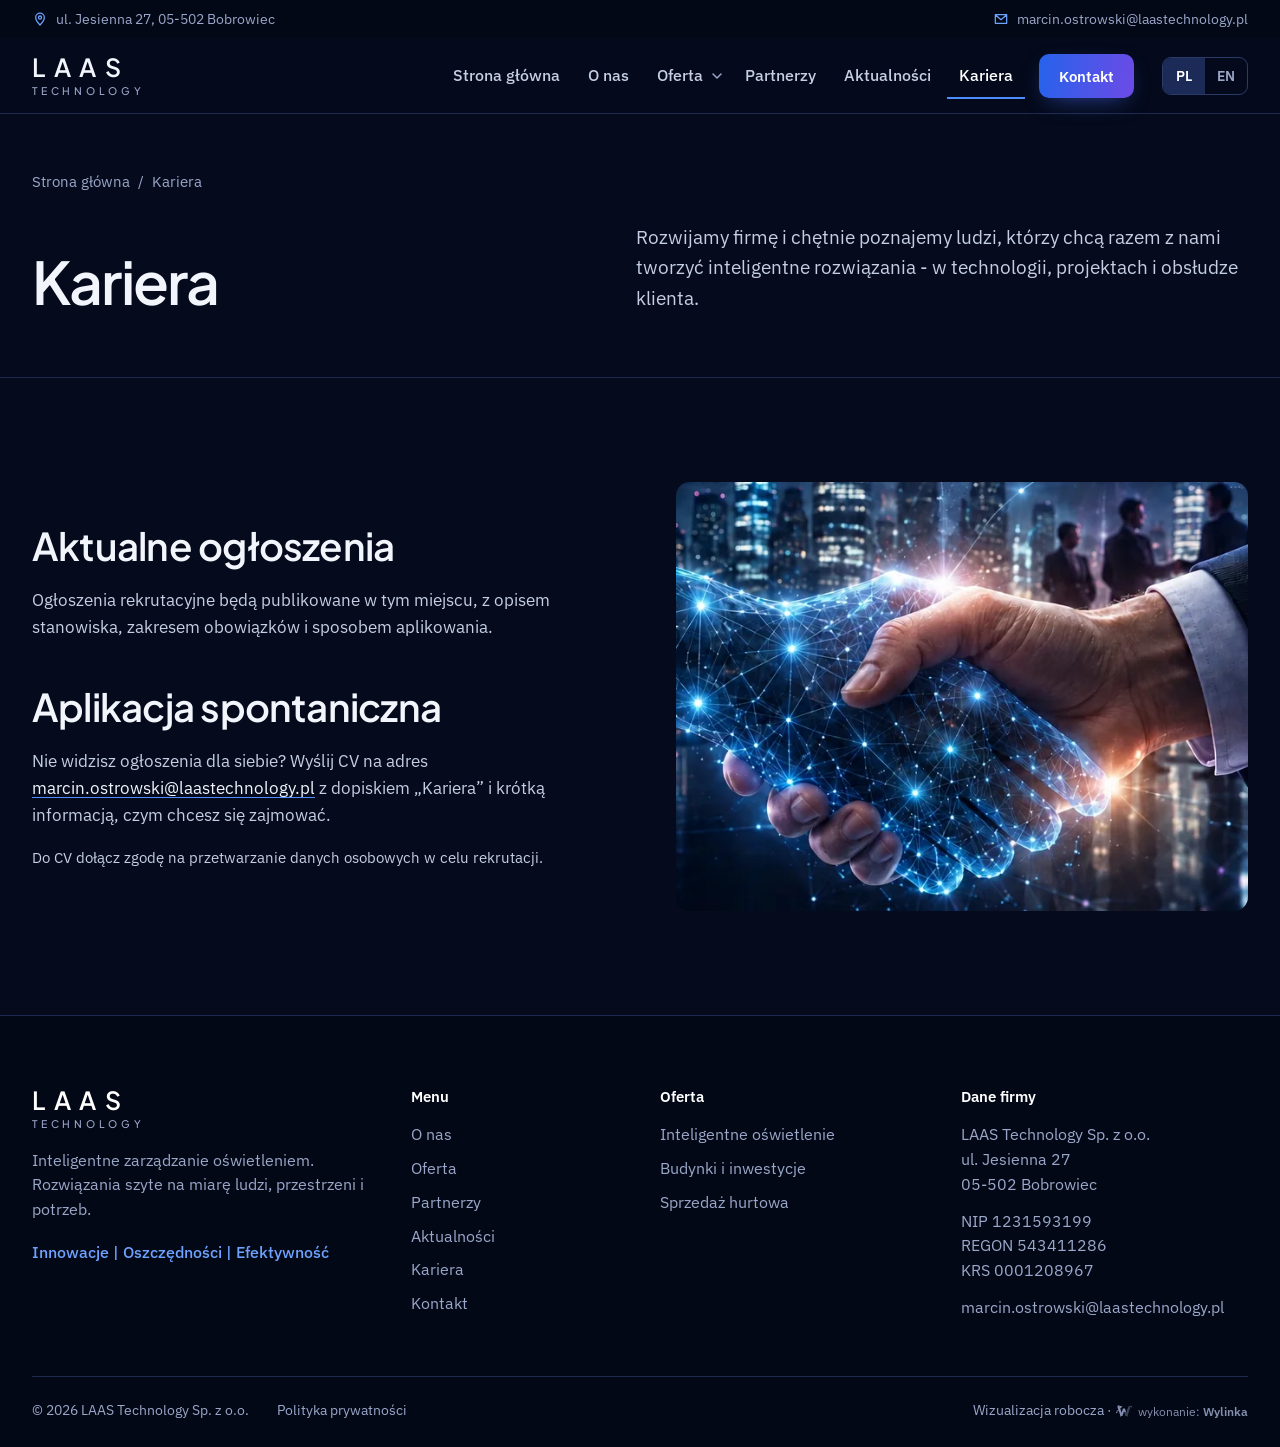
<file: kariera.html>
<!doctype html>
<html lang="pl" data-title-pl="Kariera - LAAS Technology" data-title-en="Careers - LAAS Technology">
<head>
<meta charset="utf-8">
<meta name="viewport" content="width=device-width, initial-scale=1, viewport-fit=cover">
<meta name="robots" content="noindex, nofollow">
<title>Kariera - LAAS Technology</title>
<meta name="description" content="Praca w LAAS Technology.">
<meta name="theme-color" content="#050B1C">
<meta name="color-scheme" content="dark">
<link rel="icon" href="data:image/svg+xml,%3Csvg xmlns='http://www.w3.org/2000/svg' viewBox='0 0 40 40'%3E%3Cdefs%3E%3ClinearGradient id='g' x1='0' x2='1'%3E%3Cstop offset='0' stop-color='%233D8BFF'/%3E%3Cstop offset='1' stop-color='%238C7CFF'/%3E%3C/linearGradient%3E%3C/defs%3E%3Crect width='40' height='40' rx='8' fill='%23050B1C'/%3E%3Cpath d='M12 9v20h16' fill='none' stroke='url(%23g)' stroke-width='4.5' stroke-linecap='round' stroke-linejoin='round'/%3E%3C/svg%3E">
<link rel="preconnect" href="https://fonts.googleapis.com">
<link rel="preconnect" href="https://fonts.gstatic.com" crossorigin>
<link href="https://fonts.googleapis.com/css2?family=Plus+Jakarta+Sans:wght@500;600;700&family=IBM+Plex+Sans:wght@400;500;600&display=swap" rel="stylesheet">
<link rel="stylesheet" href="style.css?v=8">
<script>try{if((new URLSearchParams(location.search).get('lang')||localStorage.getItem('laas-lang'))==='en')document.documentElement.classList.add('is-en')}catch(e){}</script>
</head>
<body>
<!-- Wizualizacja robocza (koncepcja) strony LAAS Technology Sp. z o.o. Kolorystyka i grafiki wg materiałów przesłanych przez klienta. Treści do potwierdzenia z klientem; nie podajemy niesprawdzonych liczb, marek ani referencji. -->
<svg width="0" height="0" style="position:absolute" aria-hidden="true">
  <symbol id="i-arr" viewBox="0 0 24 24"><path fill="none" stroke="currentColor" stroke-width="2.2" stroke-linecap="round" stroke-linejoin="round" d="M5 12h13M13 6l6 6-6 6"/></symbol>
  <symbol id="i-mail" viewBox="0 0 24 24"><path fill="none" stroke="currentColor" stroke-width="1.9" stroke-linejoin="round" d="M3.5 5.5h17v13h-17zM3.8 6l8.2 7 8.2-7"/></symbol>
  <symbol id="i-pin" viewBox="0 0 24 24"><path fill="none" stroke="currentColor" stroke-width="1.9" d="M12 21s-6.5-6.2-6.5-11.2a6.5 6.5 0 0 1 13 0C18.5 14.8 12 21 12 21Z"/><circle cx="12" cy="9.8" r="2.3" fill="none" stroke="currentColor" stroke-width="1.9"/></symbol>
  <symbol id="i-down" viewBox="0 0 24 24"><path fill="none" stroke="currentColor" stroke-width="2.2" stroke-linecap="round" stroke-linejoin="round" d="M6 9l6 6 6-6"/></symbol>
  <symbol id="i-user" viewBox="0 0 24 24"><circle cx="12" cy="8" r="4" fill="none" stroke="currentColor" stroke-width="1.9"/><path d="M4 21c1-4.4 4.2-6.5 8-6.5s7 2.1 8 6.5" fill="none" stroke="currentColor" stroke-width="1.9" stroke-linecap="round"/></symbol>
</svg>
<div class="topbar"><div class="wrap topbar-in">
  <span><svg aria-hidden="true"><use href="#i-pin"/></svg>ul. Jesienna 27, 05-502 Bobrowiec</span>
  <a href="mailto:marcin.ostrowski@laastechnology.pl"><svg aria-hidden="true"><use href="#i-mail"/></svg>marcin.ostrowski@laastechnology.pl</a>
</div></div>
<header class="top" id="top">
  <div class="wrap top-in">
    <a class="brand" href="index.html" aria-label="LAAS Technology - strona główna"><span class="wm"><b>LAAS</b><span>Technology</span></span></a>
    <nav class="nav" id="nav" aria-label="Menu główne"><ul><li><a href="index.html" data-en="Home">Strona główna</a></li><li><a href="o-nas.html" data-en="About us">O nas</a></li><li class="has-sub"><a href="oferta.html" data-en="Solutions">Oferta</a><button class="sub-t" type="button" aria-label="Rozwiń ofertę" data-en-al="Expand"><svg aria-hidden="true"><use href="#i-down"/></svg></button><ul class="sub"><li><a href="oferta-energia.html" data-en="Smart lighting">Inteligentne oświetlenie</a></li><li><a href="oferta-inwestycje.html" data-en="Buildings and projects">Budynki i inwestycje</a></li><li><a href="oferta-hurt.html" data-en="Wholesale">Sprzedaż hurtowa</a></li></ul></li><li><a href="partnerzy.html" data-en="Partners">Partnerzy</a></li><li><a href="aktualnosci.html" data-en="News">Aktualności</a></li><li><a href="kariera.html" aria-current="page" data-en="Careers">Kariera</a></li><li class="nav-k"><a class="btn btn-s" href="kontakt.html" data-en="Contact">Kontakt</a></li></ul></nav>
    <div class="lang" role="group" aria-label="Język / Language"><button type="button" data-l="pl" aria-pressed="true">PL</button><button type="button" data-l="en" aria-pressed="false">EN</button></div>
    <button class="burger" id="burger" type="button" aria-label="Otwórz menu" aria-expanded="false" aria-controls="nav"><span></span><span></span><span></span></button>
  </div>
</header>
<main id="main">
<section class="phead">
  <div class="wrap">
    <p class="crumb"><a href="index.html" data-en="Home">Strona główna</a><span aria-hidden="true">/</span><span data-en="Careers">Kariera</span></p>
    <div class="phead-g">
      <h1 data-en="Careers">Kariera</h1>
      <p class="lead" data-en="We are growing and keen to meet people who want to build smart solutions with us - in technology, projects and customer service.">Rozwijamy firmę i chętnie poznajemy ludzi, którzy chcą razem z nami tworzyć inteligentne rozwiązania - w technologii, projektach i obsłudze klienta.</p>
    </div>
  </div>
</section>
<section class="sec">
  <div class="wrap split">
    <div class="split-t">
      <h2 data-en="Current openings">Aktualne ogłoszenia</h2>
      <p data-en="Job postings will be published here, with a description of the role, responsibilities and how to apply.">Ogłoszenia rekrutacyjne będą publikowane w tym miejscu, z opisem stanowiska, zakresem obowiązków i sposobem aplikowania.</p>
      <h2 data-en="Speculative applications">Aplikacja spontaniczna</h2>
      <p data-en="Don’t see a role for you? Send your CV to &lt;a href=&quot;mailto:marcin.ostrowski@laastechnology.pl&quot;&gt;marcin.ostrowski@laastechnology.pl&lt;/a&gt; with “Careers” in the subject and a short note about what you would like to do.">Nie widzisz ogłoszenia dla siebie? Wyślij CV na adres <a href="mailto:marcin.ostrowski@laastechnology.pl">marcin.ostrowski@laastechnology.pl</a> z dopiskiem „Kariera” i krótką informacją, czym chcesz się zajmować.</p>
      <p class="note" data-en="Please include consent to the processing of your personal data for recruitment purposes.">Do CV dołącz zgodę na przetwarzanie danych osobowych w celu rekrutacji.</p>
    </div>
    <figure class="split-ph"><img src="img/laas-razem-m-750.webp" srcset="img/laas-razem-m-480.webp 480w, img/laas-razem-m-750.webp 750w" sizes="(max-width:999px) 100vw, 600px" alt="Uścisk dłoni człowieka i cyfrowej dłoni z punktów światła na tle nocnego miasta" data-en-alt="A handshake between a human hand and a digital hand made of light points, against a night city" width="750" height="495" loading="lazy" decoding="async"></figure>
  </div>
</section>
</main>
<footer class="foot">
  <div class="wrap foot-in">
    <div class="foot-a">
      <a class="brand brand-w" href="index.html" aria-label="LAAS Technology - strona główna"><span class="wm"><b>LAAS</b><span>Technology</span></span></a>
      <p data-en="Smart lighting management. Solutions tailored to people, spaces and needs.">Inteligentne zarządzanie oświetleniem. Rozwiązania szyte na miarę ludzi, przestrzeni i potrzeb.</p>
      <p class="foot-slog">Innowacje | Oszczędności | Efektywność</p>
    </div>
    <div><h2 data-en="Menu">Menu</h2><ul><li><a href="o-nas.html" data-en="About us">O nas</a></li><li><a href="oferta.html" data-en="Solutions">Oferta</a></li><li><a href="partnerzy.html" data-en="Partners">Partnerzy</a></li><li><a href="aktualnosci.html" data-en="News">Aktualności</a></li><li><a href="kariera.html" data-en="Careers">Kariera</a></li><li><a href="kontakt.html" data-en="Contact">Kontakt</a></li></ul></div>
    <div><h2 data-en="Solutions">Oferta</h2><ul><li><a href="oferta-energia.html" data-en="Smart lighting">Inteligentne oświetlenie</a></li><li><a href="oferta-inwestycje.html" data-en="Buildings and projects">Budynki i inwestycje</a></li><li><a href="oferta-hurt.html" data-en="Wholesale">Sprzedaż hurtowa</a></li></ul></div>
    <div class="foot-d"><h2 data-en="Company details">Dane firmy</h2>
      <p>LAAS Technology Sp. z o.o.<br>ul. Jesienna 27<br>05-502 Bobrowiec</p>
      <p>NIP 1231593199<br>REGON 543411286<br>KRS 0001208967</p>
      <p><a href="mailto:marcin.ostrowski@laastechnology.pl">marcin.ostrowski@laastechnology.pl</a></p>
    </div>
  </div>
  <div class="wrap foot-b">
    <span>&copy; 2026 LAAS Technology Sp. z o.o.</span>
    <a href="#" data-en="Privacy policy">Polityka prywatności</a>
    <span class="foot-w"><span data-en="Working draft">Wizualizacja robocza</span> · <a class="wylinka-badge" href="https://wylinka.pl/?utm_source=laastechnology.pl&amp;utm_medium=stopka&amp;utm_campaign=wykonanie" rel="noopener" title="Strona wykonana przez Wylinka"><svg viewBox="0 0 64 64" aria-hidden="true" focusable="false" fill="currentColor"><path d="M9.8 22.8l-1.2-7.9 2.2-3.7 15.5 4.6-.5 1.5-7.2 5.5 4.7 15.6 5-15.6 7 0 4.1 12.7-4.2-.9-2.6 1.8-.8-2.2-5.3 15.6-4.3 0 .4 .2-2.1 2.8-1.3-1.1 1.1-1.4-3.1 .2-.1-1.7 2.2-.1-5.7-16.5-4.8 .6-.8 3.1 0 .5-.3 .5 .8 2.2-1.6 .5-.4-1.3-.8 1.6-1.5-.8 .8-1.6-1.4 .6-.6-1.6 2.3-.8 .2-.4 1.3-4.8 5.9-.8-2.4-6.9zM15.2 13.7l-.1-.4-.4 .8-.1 .8 .1 1 .1 .4 .3 .7 .3-.9 .1-.7 0-.8z"/><path class="wy-pod" d="M37.1 49.8l-4.5-13.3 2.6-1.8 4.2 .9 .9 2.8 3-9.7 0-.5 .1-.8 3.2-8.4 .5-1 .6-1 .9-1.1 1.3-1 1.1-.7 1.4-.5 1.4-.3 .7 0 .9 0 1.2 .3 1.4 .6 .8 .5 .7 .7 .6 .7 .5 .9 .3 .9 .1 .9 0 .8-.2 .9-.5 .9-.5 .6-.7 .5-.7 .3-.1-.1 0-.1 .5-.5 .3-.7 .2-.5 0-.6-.1-.6-.3-.7-.4-.5-.4-.4-.5-.3-.6-.3-.7 0-.7 .1-.6 .1-.5 .4-.5 .5-.3 .5-.2 .7-.1 1.5-1.4 5.1-.8 3.3-.3 .7-.5 .7-6 17.5 1.9 .1-.1 1.7-3.1-.2 1.1 1.4-1.3 1.1-2.1-2.8 .4-.2z"/><path class="wy-old" d="M40.8 50l.4-.2-4.1 0-4.2-12.5 2.5-1.7 4.3 .9 .6 1.9 .6-1.6 0-.3 2.4-7.8 0-.5 .1-.8 3.2-8.4 .4-.8 .6-.9 .9-1.2 .9-.9 1.3-.8 1.4-.6 1.2-.3 1.4-.1 1.3 .1 .6 .2 .8 .3 1.1 .6 .9 .7 .7 .9 .5 .9 .3 .9 .1 1.1-.1 .9-.3 .9-.4 .7-.6 .7-.6 .4-.6 .2-.1-.1 0-.1 .5-.5 .3-.7 .2-.5 0-.5-.1-.6-.2-.6-.3-.5-.4-.5-.5-.3-.6-.3-.7-.1-.6 0-.6 .1-.6 .3-.6 .5-.3 .4-.2 .5-.1 .5-.1 1.5-1.4 5.1-.8 3.3-.3 .7-.5 .7-6 17.5 1.9 .1-.1 1.7-3.1-.2 1.1 1.4-1.3 1.1zM49.6 17.1l.6 1.7-1.5 1.9 .4 .4 1.8-2.1-.7-2.1zM48.1 28.3l.5 1.8-1.7 1.8 .4 .4 1.9-2-.6-2.2zM37.9 41.7l1.7-1.5-.4-.4-1.7 1.4zM42.6 38.7l-1.5 2.8 1.1 2-1.3 2.6 .5 .2 1.5-2.8-1.1-2 1.4-2.5z"/></svg><span data-en="design: &lt;b&gt;Wylinka&lt;/b&gt;">wykonanie: <b>Wylinka</b></span></a></span>
  </div>
</footer>
<div class="mob" id="mob"><a class="btn" href="kontakt.html" data-en="Send an enquiry">Wyślij zapytanie</a></div>
<script src="app.js?v=8"></script>
</body>
</html>
</file>
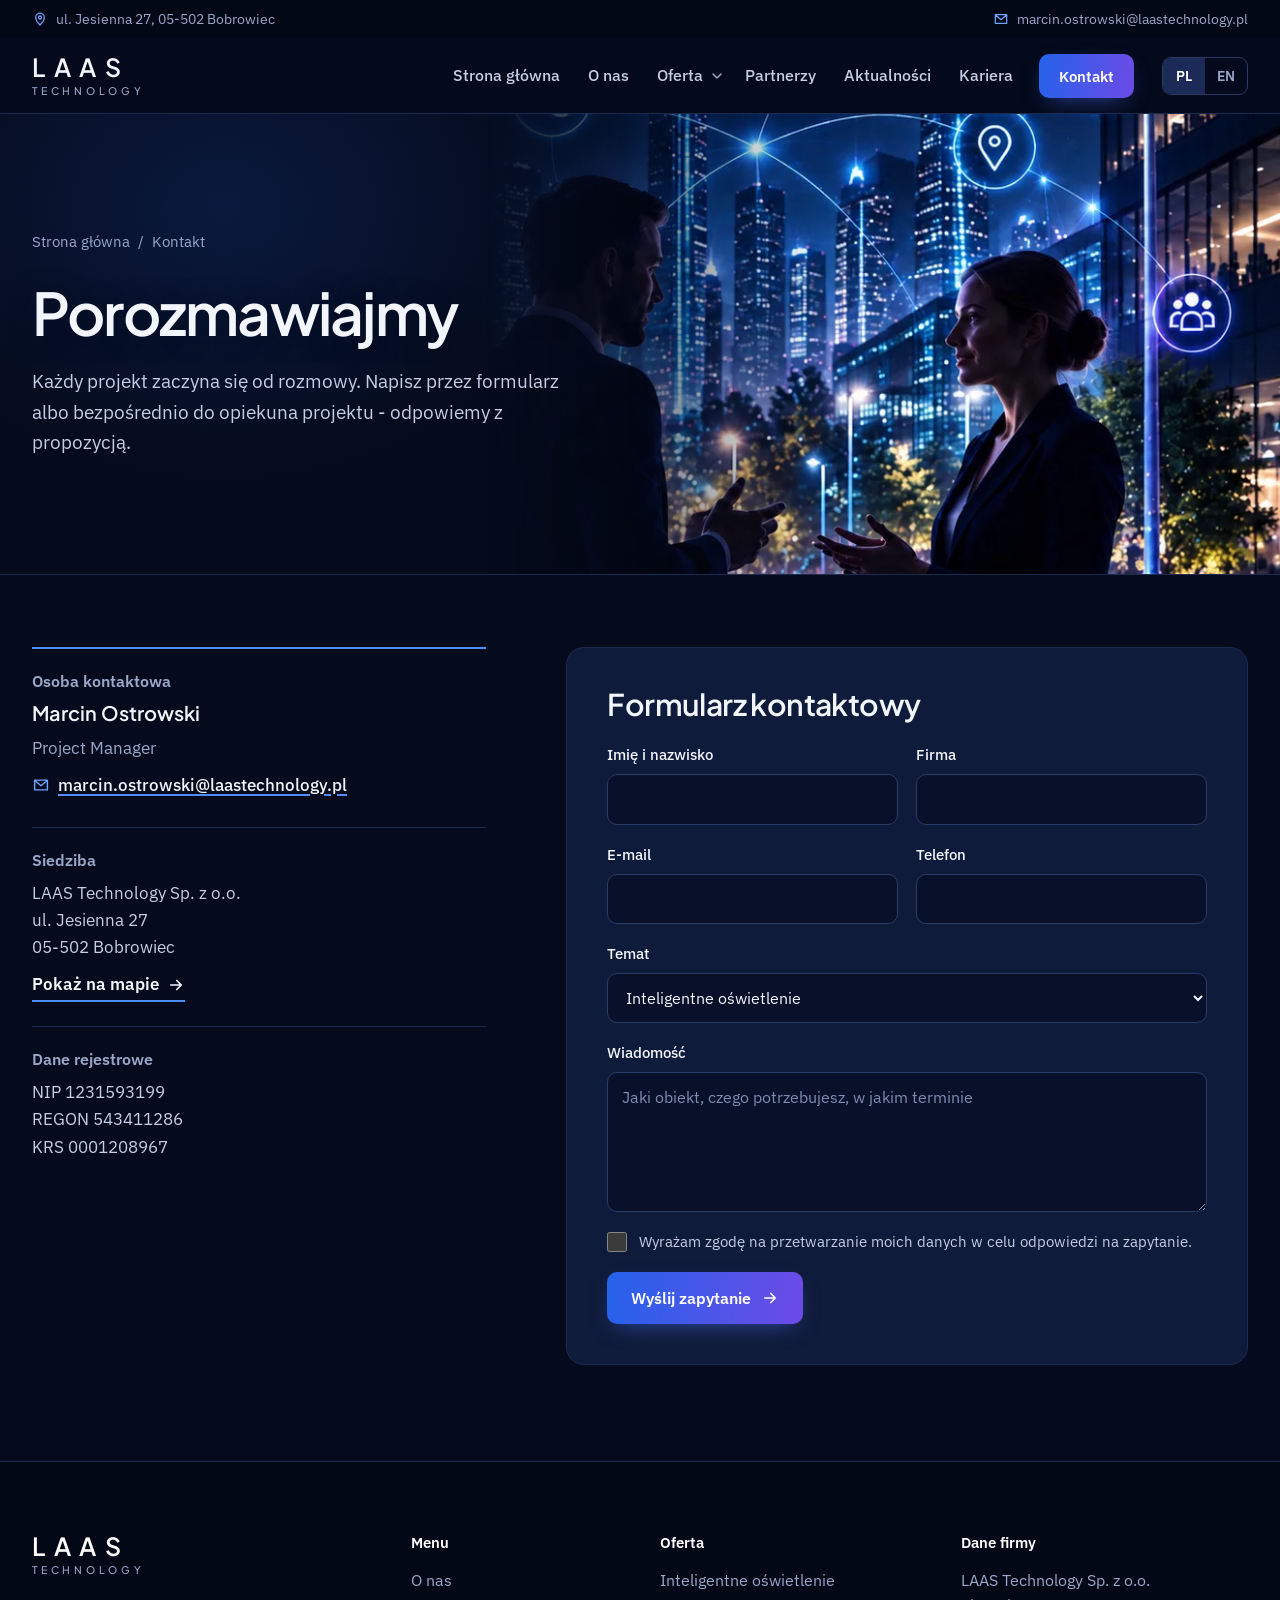
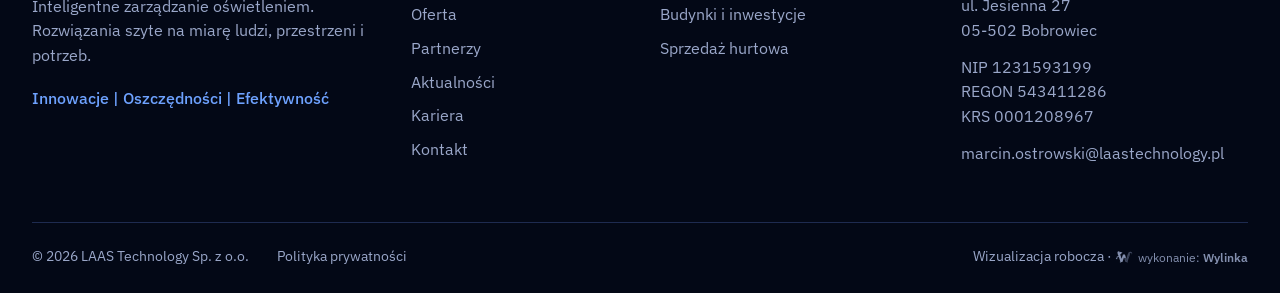
<file: kontakt.html>
<!doctype html>
<html lang="pl" data-title-pl="Kontakt - LAAS Technology" data-title-en="Contact - LAAS Technology">
<head>
<meta charset="utf-8">
<meta name="viewport" content="width=device-width, initial-scale=1, viewport-fit=cover">
<meta name="robots" content="noindex, nofollow">
<title>Kontakt - LAAS Technology</title>
<meta name="description" content="Kontakt z LAAS Technology Sp. z o.o., Bobrowiec k. Piaseczna.">
<meta name="theme-color" content="#050B1C">
<meta name="color-scheme" content="dark">
<link rel="icon" href="data:image/svg+xml,%3Csvg xmlns='http://www.w3.org/2000/svg' viewBox='0 0 40 40'%3E%3Cdefs%3E%3ClinearGradient id='g' x1='0' x2='1'%3E%3Cstop offset='0' stop-color='%233D8BFF'/%3E%3Cstop offset='1' stop-color='%238C7CFF'/%3E%3C/linearGradient%3E%3C/defs%3E%3Crect width='40' height='40' rx='8' fill='%23050B1C'/%3E%3Cpath d='M12 9v20h16' fill='none' stroke='url(%23g)' stroke-width='4.5' stroke-linecap='round' stroke-linejoin='round'/%3E%3C/svg%3E">
<link rel="preconnect" href="https://fonts.googleapis.com">
<link rel="preconnect" href="https://fonts.gstatic.com" crossorigin>
<link href="https://fonts.googleapis.com/css2?family=Plus+Jakarta+Sans:wght@500;600;700&family=IBM+Plex+Sans:wght@400;500;600&display=swap" rel="stylesheet">
<link rel="stylesheet" href="style.css?v=8">
<script>try{if((new URLSearchParams(location.search).get('lang')||localStorage.getItem('laas-lang'))==='en')document.documentElement.classList.add('is-en')}catch(e){}</script>
</head>
<body>
<!-- Wizualizacja robocza (koncepcja) strony LAAS Technology Sp. z o.o. Kolorystyka i grafiki wg materiałów przesłanych przez klienta. Treści do potwierdzenia z klientem; nie podajemy niesprawdzonych liczb, marek ani referencji. -->
<svg width="0" height="0" style="position:absolute" aria-hidden="true">
  <symbol id="i-arr" viewBox="0 0 24 24"><path fill="none" stroke="currentColor" stroke-width="2.2" stroke-linecap="round" stroke-linejoin="round" d="M5 12h13M13 6l6 6-6 6"/></symbol>
  <symbol id="i-mail" viewBox="0 0 24 24"><path fill="none" stroke="currentColor" stroke-width="1.9" stroke-linejoin="round" d="M3.5 5.5h17v13h-17zM3.8 6l8.2 7 8.2-7"/></symbol>
  <symbol id="i-pin" viewBox="0 0 24 24"><path fill="none" stroke="currentColor" stroke-width="1.9" d="M12 21s-6.5-6.2-6.5-11.2a6.5 6.5 0 0 1 13 0C18.5 14.8 12 21 12 21Z"/><circle cx="12" cy="9.8" r="2.3" fill="none" stroke="currentColor" stroke-width="1.9"/></symbol>
  <symbol id="i-down" viewBox="0 0 24 24"><path fill="none" stroke="currentColor" stroke-width="2.2" stroke-linecap="round" stroke-linejoin="round" d="M6 9l6 6 6-6"/></symbol>
  <symbol id="i-user" viewBox="0 0 24 24"><circle cx="12" cy="8" r="4" fill="none" stroke="currentColor" stroke-width="1.9"/><path d="M4 21c1-4.4 4.2-6.5 8-6.5s7 2.1 8 6.5" fill="none" stroke="currentColor" stroke-width="1.9" stroke-linecap="round"/></symbol>
</svg>
<div class="topbar"><div class="wrap topbar-in">
  <span><svg aria-hidden="true"><use href="#i-pin"/></svg>ul. Jesienna 27, 05-502 Bobrowiec</span>
  <a href="mailto:marcin.ostrowski@laastechnology.pl"><svg aria-hidden="true"><use href="#i-mail"/></svg>marcin.ostrowski@laastechnology.pl</a>
</div></div>
<header class="top" id="top">
  <div class="wrap top-in">
    <a class="brand" href="index.html" aria-label="LAAS Technology - strona główna"><span class="wm"><b>LAAS</b><span>Technology</span></span></a>
    <nav class="nav" id="nav" aria-label="Menu główne"><ul><li><a href="index.html" data-en="Home">Strona główna</a></li><li><a href="o-nas.html" data-en="About us">O nas</a></li><li class="has-sub"><a href="oferta.html" data-en="Solutions">Oferta</a><button class="sub-t" type="button" aria-label="Rozwiń ofertę" data-en-al="Expand"><svg aria-hidden="true"><use href="#i-down"/></svg></button><ul class="sub"><li><a href="oferta-energia.html" data-en="Smart lighting">Inteligentne oświetlenie</a></li><li><a href="oferta-inwestycje.html" data-en="Buildings and projects">Budynki i inwestycje</a></li><li><a href="oferta-hurt.html" data-en="Wholesale">Sprzedaż hurtowa</a></li></ul></li><li><a href="partnerzy.html" data-en="Partners">Partnerzy</a></li><li><a href="aktualnosci.html" data-en="News">Aktualności</a></li><li><a href="kariera.html" data-en="Careers">Kariera</a></li><li class="nav-k"><a class="btn btn-s" href="kontakt.html" aria-current="page" data-en="Contact">Kontakt</a></li></ul></nav>
    <div class="lang" role="group" aria-label="Język / Language"><button type="button" data-l="pl" aria-pressed="true">PL</button><button type="button" data-l="en" aria-pressed="false">EN</button></div>
    <button class="burger" id="burger" type="button" aria-label="Otwórz menu" aria-expanded="false" aria-controls="nav"><span></span><span></span><span></span></button>
  </div>
</header>
<main id="main">
<section class="phead phead-img">
  <figure class="phead-ph" style="--pos:50% 30%"><picture><img src="img/laas-rozmowa-820.webp" srcset="img/laas-rozmowa-480.webp 480w, img/laas-rozmowa-720.webp 720w, img/laas-rozmowa-820.webp 820w" sizes="(max-width:999px) 100vw, 62vw" alt="Dwoje ludzi rozmawia w biurze na tle oświetlonego nocą miasta" data-en-alt="Two people talking in an office against a city lit up at night" width="820" height="959" fetchpriority="high"></picture></figure>
  <div class="wrap phead-w">
    <p class="crumb"><a href="index.html" data-en="Home">Strona główna</a><span aria-hidden="true">/</span><span data-en="Contact">Kontakt</span></p>
    <div class="phead-g">
      <h1 data-en="Let&#x27;s talk">Porozmawiajmy</h1>
      <p class="lead" data-en="Every project starts with a conversation. Use the form or write directly to the project manager - we will reply with a proposal.">Każdy projekt zaczyna się od rozmowy. Napisz przez formularz albo bezpośrednio do opiekuna projektu - odpowiemy z propozycją.</p>
    </div>
  </div>
</section>
<section class="sec sec-tight" id="kontakt">
  <div class="wrap kon">
    <div class="kon-d">
      <div class="kon-b">
        <h2 data-en="Contact person">Osoba kontaktowa</h2>
        <p class="person-n">Marcin Ostrowski</p>
        <p class="person-r">Project Manager</p>
        <p><a class="kon-mail" href="mailto:marcin.ostrowski@laastechnology.pl"><svg aria-hidden="true"><use href="#i-mail"/></svg>marcin.ostrowski@laastechnology.pl</a></p>
      </div>
      <div class="kon-b">
        <h2 data-en="Registered office">Siedziba</h2>
        <p>LAAS Technology Sp. z o.o.<br>ul. Jesienna 27<br>05-502 Bobrowiec</p>
        <p><a class="more" href="https://www.openstreetmap.org/search?query=Jesienna%2027%2C%20Bobrowiec" target="_blank" rel="noopener"><span data-en="Show on map">Pokaż na mapie</span><svg class="ic" aria-hidden="true"><use href="#i-arr"/></svg></a></p>
      </div>
      <div class="kon-b">
        <h2 data-en="Registration details">Dane rejestrowe</h2>
        <p>NIP 1231593199<br>REGON 543411286<br>KRS 0001208967</p>
      </div>
    </div>
    <form class="form" id="form" novalidate>
      <h2 data-en="Contact form">Formularz kontaktowy</h2>
      <div class="f-g">
        <label><span data-en="Full name">Imię i nazwisko</span><input type="text" name="n" autocomplete="name"></label>
        <label><span data-en="Company">Firma</span><input type="text" name="f" autocomplete="organization"></label>
        <label><span data-en="E-mail">E-mail</span><input type="email" name="e" autocomplete="email"></label>
        <label><span data-en="Phone">Telefon</span><input type="tel" name="t" autocomplete="tel"></label>
      </div>
      <label><span data-en="Subject">Temat</span>
        <select name="s">
          <option data-en="Smart lighting">Inteligentne oświetlenie</option>
          <option data-en="Buildings and projects">Budynki i inwestycje</option>
          <option data-en="Wholesale">Sprzedaż hurtowa</option>
          <option data-en="Partnership">Współpraca partnerska</option>
          <option data-en="Other">Inne</option>
        </select>
      </label>
      <label><span data-en="Message">Wiadomość</span><textarea name="w" rows="5" placeholder="Jaki obiekt, czego potrzebujesz, w jakim terminie" data-en-ph="What kind of site, what you need, by when"></textarea></label>
      <label class="chk"><input type="checkbox" name="z"><span data-en="I consent to the processing of my data in order to respond to this enquiry.">Wyrażam zgodę na przetwarzanie moich danych w celu odpowiedzi na zapytanie.</span></label>
      <button class="btn" type="submit"><span data-en="Send enquiry">Wyślij zapytanie</span><svg class="ic" aria-hidden="true"><use href="#i-arr"/></svg></button>
      <p class="form-msg" id="formMsg" hidden data-en="This is a working draft of the website - the form does not send messages yet.">To wizualizacja robocza strony - formularz jeszcze nie wysyła wiadomości.</p>
    </form>
  </div>
</section>
</main>
<footer class="foot">
  <div class="wrap foot-in">
    <div class="foot-a">
      <a class="brand brand-w" href="index.html" aria-label="LAAS Technology - strona główna"><span class="wm"><b>LAAS</b><span>Technology</span></span></a>
      <p data-en="Smart lighting management. Solutions tailored to people, spaces and needs.">Inteligentne zarządzanie oświetleniem. Rozwiązania szyte na miarę ludzi, przestrzeni i potrzeb.</p>
      <p class="foot-slog">Innowacje | Oszczędności | Efektywność</p>
    </div>
    <div><h2 data-en="Menu">Menu</h2><ul><li><a href="o-nas.html" data-en="About us">O nas</a></li><li><a href="oferta.html" data-en="Solutions">Oferta</a></li><li><a href="partnerzy.html" data-en="Partners">Partnerzy</a></li><li><a href="aktualnosci.html" data-en="News">Aktualności</a></li><li><a href="kariera.html" data-en="Careers">Kariera</a></li><li><a href="kontakt.html" data-en="Contact">Kontakt</a></li></ul></div>
    <div><h2 data-en="Solutions">Oferta</h2><ul><li><a href="oferta-energia.html" data-en="Smart lighting">Inteligentne oświetlenie</a></li><li><a href="oferta-inwestycje.html" data-en="Buildings and projects">Budynki i inwestycje</a></li><li><a href="oferta-hurt.html" data-en="Wholesale">Sprzedaż hurtowa</a></li></ul></div>
    <div class="foot-d"><h2 data-en="Company details">Dane firmy</h2>
      <p>LAAS Technology Sp. z o.o.<br>ul. Jesienna 27<br>05-502 Bobrowiec</p>
      <p>NIP 1231593199<br>REGON 543411286<br>KRS 0001208967</p>
      <p><a href="mailto:marcin.ostrowski@laastechnology.pl">marcin.ostrowski@laastechnology.pl</a></p>
    </div>
  </div>
  <div class="wrap foot-b">
    <span>&copy; 2026 LAAS Technology Sp. z o.o.</span>
    <a href="#" data-en="Privacy policy">Polityka prywatności</a>
    <span class="foot-w"><span data-en="Working draft">Wizualizacja robocza</span> · <a class="wylinka-badge" href="https://wylinka.pl/?utm_source=laastechnology.pl&amp;utm_medium=stopka&amp;utm_campaign=wykonanie" rel="noopener" title="Strona wykonana przez Wylinka"><svg viewBox="0 0 64 64" aria-hidden="true" focusable="false" fill="currentColor"><path d="M9.8 22.8l-1.2-7.9 2.2-3.7 15.5 4.6-.5 1.5-7.2 5.5 4.7 15.6 5-15.6 7 0 4.1 12.7-4.2-.9-2.6 1.8-.8-2.2-5.3 15.6-4.3 0 .4 .2-2.1 2.8-1.3-1.1 1.1-1.4-3.1 .2-.1-1.7 2.2-.1-5.7-16.5-4.8 .6-.8 3.1 0 .5-.3 .5 .8 2.2-1.6 .5-.4-1.3-.8 1.6-1.5-.8 .8-1.6-1.4 .6-.6-1.6 2.3-.8 .2-.4 1.3-4.8 5.9-.8-2.4-6.9zM15.2 13.7l-.1-.4-.4 .8-.1 .8 .1 1 .1 .4 .3 .7 .3-.9 .1-.7 0-.8z"/><path class="wy-pod" d="M37.1 49.8l-4.5-13.3 2.6-1.8 4.2 .9 .9 2.8 3-9.7 0-.5 .1-.8 3.2-8.4 .5-1 .6-1 .9-1.1 1.3-1 1.1-.7 1.4-.5 1.4-.3 .7 0 .9 0 1.2 .3 1.4 .6 .8 .5 .7 .7 .6 .7 .5 .9 .3 .9 .1 .9 0 .8-.2 .9-.5 .9-.5 .6-.7 .5-.7 .3-.1-.1 0-.1 .5-.5 .3-.7 .2-.5 0-.6-.1-.6-.3-.7-.4-.5-.4-.4-.5-.3-.6-.3-.7 0-.7 .1-.6 .1-.5 .4-.5 .5-.3 .5-.2 .7-.1 1.5-1.4 5.1-.8 3.3-.3 .7-.5 .7-6 17.5 1.9 .1-.1 1.7-3.1-.2 1.1 1.4-1.3 1.1-2.1-2.8 .4-.2z"/><path class="wy-old" d="M40.8 50l.4-.2-4.1 0-4.2-12.5 2.5-1.7 4.3 .9 .6 1.9 .6-1.6 0-.3 2.4-7.8 0-.5 .1-.8 3.2-8.4 .4-.8 .6-.9 .9-1.2 .9-.9 1.3-.8 1.4-.6 1.2-.3 1.4-.1 1.3 .1 .6 .2 .8 .3 1.1 .6 .9 .7 .7 .9 .5 .9 .3 .9 .1 1.1-.1 .9-.3 .9-.4 .7-.6 .7-.6 .4-.6 .2-.1-.1 0-.1 .5-.5 .3-.7 .2-.5 0-.5-.1-.6-.2-.6-.3-.5-.4-.5-.5-.3-.6-.3-.7-.1-.6 0-.6 .1-.6 .3-.6 .5-.3 .4-.2 .5-.1 .5-.1 1.5-1.4 5.1-.8 3.3-.3 .7-.5 .7-6 17.5 1.9 .1-.1 1.7-3.1-.2 1.1 1.4-1.3 1.1zM49.6 17.1l.6 1.7-1.5 1.9 .4 .4 1.8-2.1-.7-2.1zM48.1 28.3l.5 1.8-1.7 1.8 .4 .4 1.9-2-.6-2.2zM37.9 41.7l1.7-1.5-.4-.4-1.7 1.4zM42.6 38.7l-1.5 2.8 1.1 2-1.3 2.6 .5 .2 1.5-2.8-1.1-2 1.4-2.5z"/></svg><span data-en="design: &lt;b&gt;Wylinka&lt;/b&gt;">wykonanie: <b>Wylinka</b></span></a></span>
  </div>
</footer>

<script src="app.js?v=8"></script>
</body>
</html>
</file>
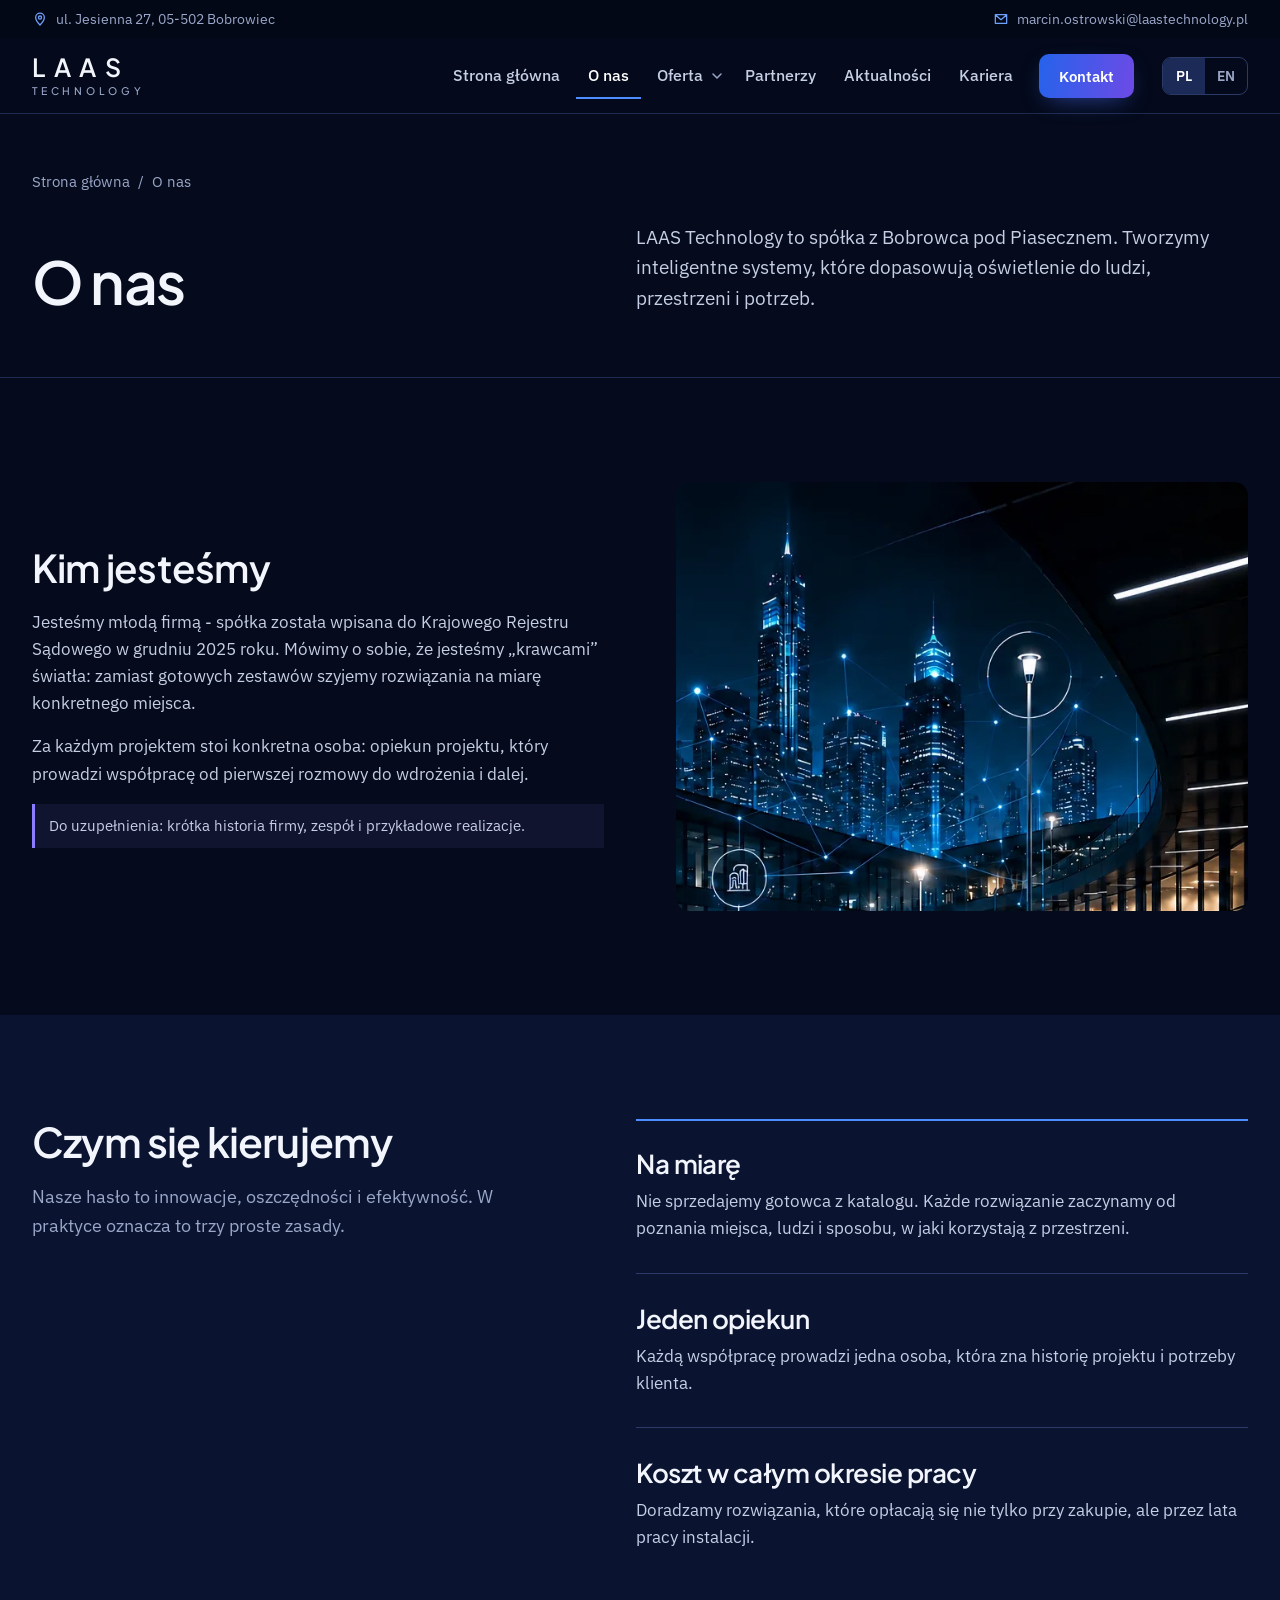
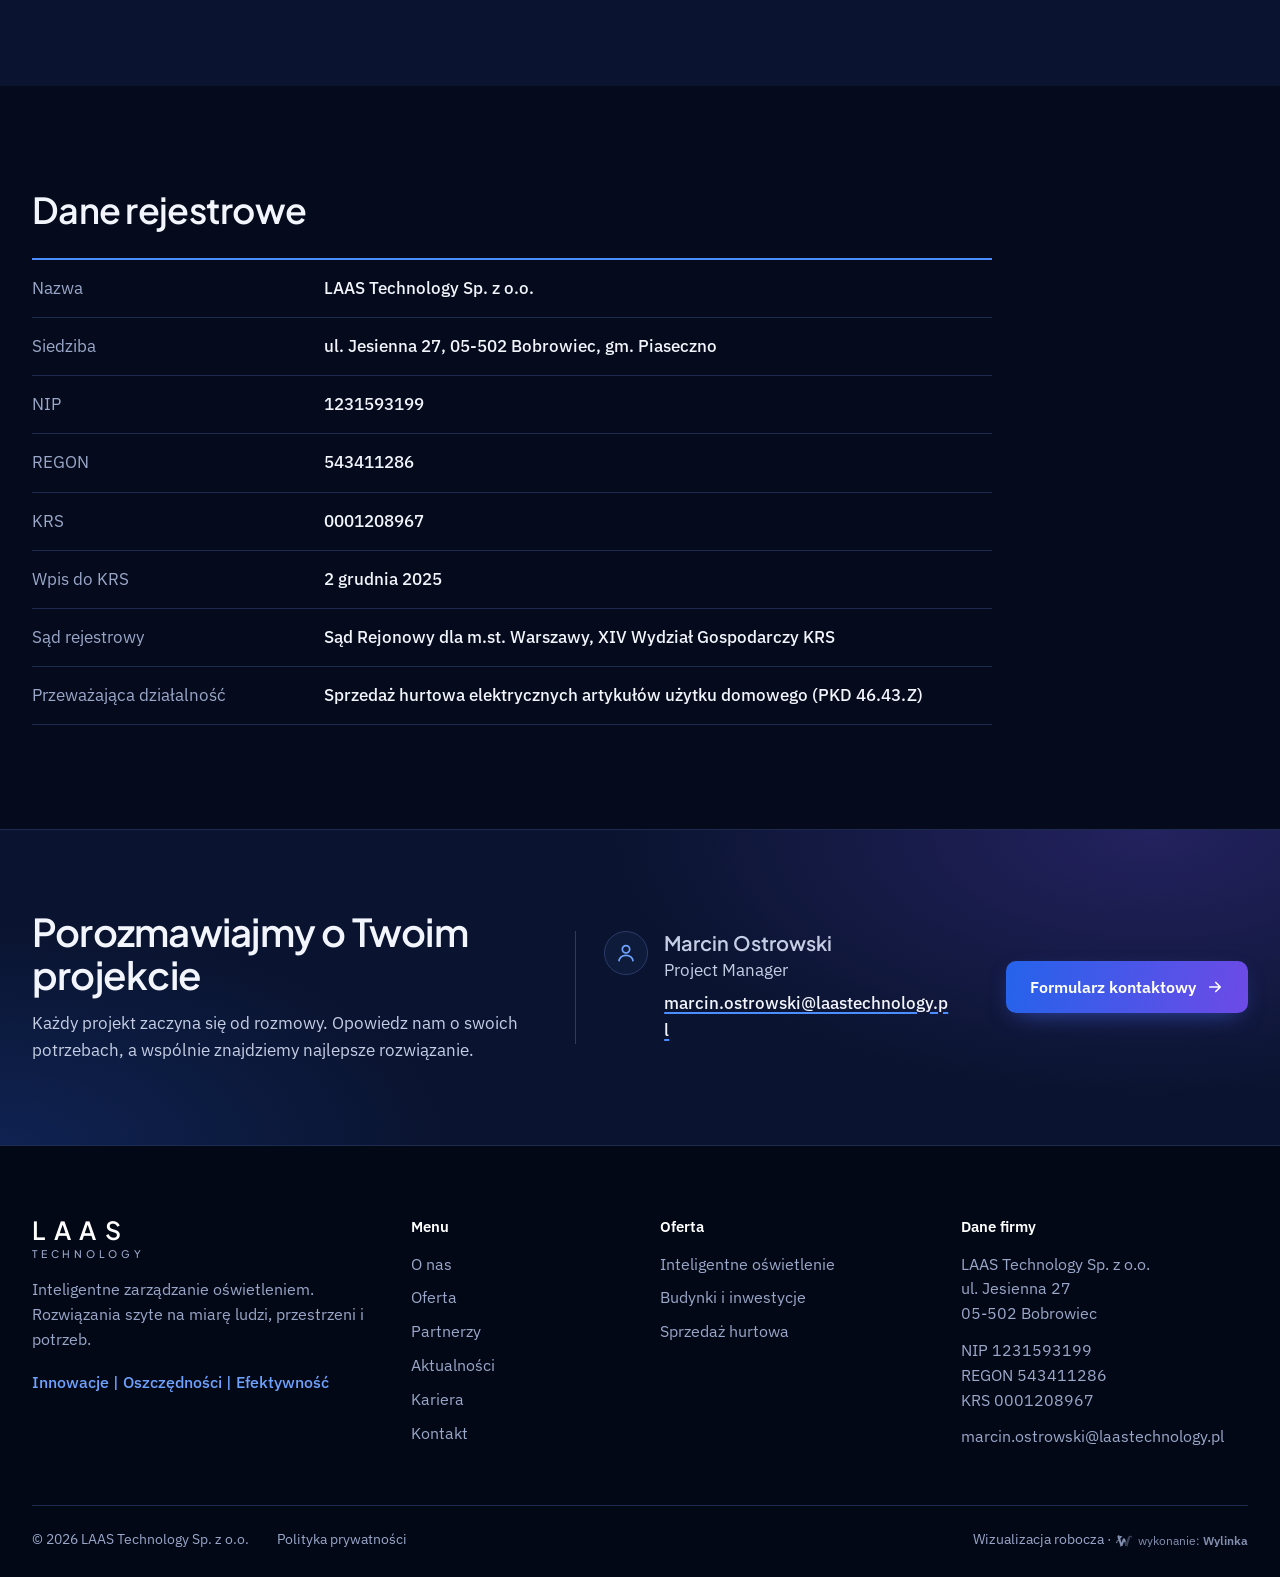
<file: o-nas.html>
<!doctype html>
<html lang="pl" data-title-pl="O nas - LAAS Technology" data-title-en="About us - LAAS Technology">
<head>
<meta charset="utf-8">
<meta name="viewport" content="width=device-width, initial-scale=1, viewport-fit=cover">
<meta name="robots" content="noindex, nofollow">
<title>O nas - LAAS Technology</title>
<meta name="description" content="Poznaj LAAS Technology Sp. z o.o. z Bobrowca k. Piaseczna - inteligentne zarządzanie oświetleniem.">
<meta name="theme-color" content="#050B1C">
<meta name="color-scheme" content="dark">
<link rel="icon" href="data:image/svg+xml,%3Csvg xmlns='http://www.w3.org/2000/svg' viewBox='0 0 40 40'%3E%3Cdefs%3E%3ClinearGradient id='g' x1='0' x2='1'%3E%3Cstop offset='0' stop-color='%233D8BFF'/%3E%3Cstop offset='1' stop-color='%238C7CFF'/%3E%3C/linearGradient%3E%3C/defs%3E%3Crect width='40' height='40' rx='8' fill='%23050B1C'/%3E%3Cpath d='M12 9v20h16' fill='none' stroke='url(%23g)' stroke-width='4.5' stroke-linecap='round' stroke-linejoin='round'/%3E%3C/svg%3E">
<link rel="preconnect" href="https://fonts.googleapis.com">
<link rel="preconnect" href="https://fonts.gstatic.com" crossorigin>
<link href="https://fonts.googleapis.com/css2?family=Plus+Jakarta+Sans:wght@500;600;700&family=IBM+Plex+Sans:wght@400;500;600&display=swap" rel="stylesheet">
<link rel="stylesheet" href="style.css?v=8">
<script>try{if((new URLSearchParams(location.search).get('lang')||localStorage.getItem('laas-lang'))==='en')document.documentElement.classList.add('is-en')}catch(e){}</script>
</head>
<body>
<!-- Wizualizacja robocza (koncepcja) strony LAAS Technology Sp. z o.o. Kolorystyka i grafiki wg materiałów przesłanych przez klienta. Treści do potwierdzenia z klientem; nie podajemy niesprawdzonych liczb, marek ani referencji. -->
<svg width="0" height="0" style="position:absolute" aria-hidden="true">
  <symbol id="i-arr" viewBox="0 0 24 24"><path fill="none" stroke="currentColor" stroke-width="2.2" stroke-linecap="round" stroke-linejoin="round" d="M5 12h13M13 6l6 6-6 6"/></symbol>
  <symbol id="i-mail" viewBox="0 0 24 24"><path fill="none" stroke="currentColor" stroke-width="1.9" stroke-linejoin="round" d="M3.5 5.5h17v13h-17zM3.8 6l8.2 7 8.2-7"/></symbol>
  <symbol id="i-pin" viewBox="0 0 24 24"><path fill="none" stroke="currentColor" stroke-width="1.9" d="M12 21s-6.5-6.2-6.5-11.2a6.5 6.5 0 0 1 13 0C18.5 14.8 12 21 12 21Z"/><circle cx="12" cy="9.8" r="2.3" fill="none" stroke="currentColor" stroke-width="1.9"/></symbol>
  <symbol id="i-down" viewBox="0 0 24 24"><path fill="none" stroke="currentColor" stroke-width="2.2" stroke-linecap="round" stroke-linejoin="round" d="M6 9l6 6 6-6"/></symbol>
  <symbol id="i-user" viewBox="0 0 24 24"><circle cx="12" cy="8" r="4" fill="none" stroke="currentColor" stroke-width="1.9"/><path d="M4 21c1-4.4 4.2-6.5 8-6.5s7 2.1 8 6.5" fill="none" stroke="currentColor" stroke-width="1.9" stroke-linecap="round"/></symbol>
</svg>
<div class="topbar"><div class="wrap topbar-in">
  <span><svg aria-hidden="true"><use href="#i-pin"/></svg>ul. Jesienna 27, 05-502 Bobrowiec</span>
  <a href="mailto:marcin.ostrowski@laastechnology.pl"><svg aria-hidden="true"><use href="#i-mail"/></svg>marcin.ostrowski@laastechnology.pl</a>
</div></div>
<header class="top" id="top">
  <div class="wrap top-in">
    <a class="brand" href="index.html" aria-label="LAAS Technology - strona główna"><span class="wm"><b>LAAS</b><span>Technology</span></span></a>
    <nav class="nav" id="nav" aria-label="Menu główne"><ul><li><a href="index.html" data-en="Home">Strona główna</a></li><li><a href="o-nas.html" aria-current="page" data-en="About us">O nas</a></li><li class="has-sub"><a href="oferta.html" data-en="Solutions">Oferta</a><button class="sub-t" type="button" aria-label="Rozwiń ofertę" data-en-al="Expand"><svg aria-hidden="true"><use href="#i-down"/></svg></button><ul class="sub"><li><a href="oferta-energia.html" data-en="Smart lighting">Inteligentne oświetlenie</a></li><li><a href="oferta-inwestycje.html" data-en="Buildings and projects">Budynki i inwestycje</a></li><li><a href="oferta-hurt.html" data-en="Wholesale">Sprzedaż hurtowa</a></li></ul></li><li><a href="partnerzy.html" data-en="Partners">Partnerzy</a></li><li><a href="aktualnosci.html" data-en="News">Aktualności</a></li><li><a href="kariera.html" data-en="Careers">Kariera</a></li><li class="nav-k"><a class="btn btn-s" href="kontakt.html" data-en="Contact">Kontakt</a></li></ul></nav>
    <div class="lang" role="group" aria-label="Język / Language"><button type="button" data-l="pl" aria-pressed="true">PL</button><button type="button" data-l="en" aria-pressed="false">EN</button></div>
    <button class="burger" id="burger" type="button" aria-label="Otwórz menu" aria-expanded="false" aria-controls="nav"><span></span><span></span><span></span></button>
  </div>
</header>
<main id="main">
<section class="phead">
  <div class="wrap">
    <p class="crumb"><a href="index.html" data-en="Home">Strona główna</a><span aria-hidden="true">/</span><span data-en="About us">O nas</span></p>
    <div class="phead-g">
      <h1 data-en="About us">O nas</h1>
      <p class="lead" data-en="LAAS Technology is a company based in Bobrowiec near Piaseczno. We create smart systems that adapt lighting to people, spaces and needs.">LAAS Technology to spółka z Bobrowca pod Piasecznem. Tworzymy inteligentne systemy, które dopasowują oświetlenie do ludzi, przestrzeni i potrzeb.</p>
    </div>
  </div>
</section>
<section class="sec">
  <div class="wrap split">
    <div class="split-t">
      <h2 data-en="Who we are">Kim jesteśmy</h2>
      <p data-en="We are a young company, entered in the National Court Register in December 2025. We call ourselves tailors of light: instead of ready-made kits, we tailor solutions to a specific place.">Jesteśmy młodą firmą - spółka została wpisana do Krajowego Rejestru Sądowego w grudniu 2025 roku. Mówimy o sobie, że jesteśmy „krawcami” światła: zamiast gotowych zestawów szyjemy rozwiązania na miarę konkretnego miejsca.</p>
      <p data-en="Behind every project there is a real person: a project manager who handles the relationship from the first conversation through deployment and beyond.">Za każdym projektem stoi konkretna osoba: opiekun projektu, który prowadzi współpracę od pierwszej rozmowy do wdrożenia i dalej.</p>
      <p class="todo" data-en="To be completed: a short company history, the team and example projects.">Do uzupełnienia: krótka historia firmy, zespół i przykładowe realizacje.</p>
    </div>
    <figure class="split-ph"><img src="img/laas-swiatlo-746.webp" srcset="img/laas-swiatlo-480.webp 480w, img/laas-swiatlo-746.webp 746w" sizes="(max-width:999px) 100vw, 600px" alt="Wieżowce i latarnia uliczna nocą, połączone siecią świetlnych punktów" data-en-alt="Skyscrapers and a street lamp at night, linked by a network of light points" width="746" height="520" loading="lazy" decoding="async"></figure>
  </div>
</section>
<section class="sec sec-g">
  <div class="wrap pils">
    <div class="pils-h">
      <h2 data-en="What guides us">Czym się kierujemy</h2>
      <p data-en="Our motto is innovation, savings and efficiency. In practice it comes down to three simple rules.">Nasze hasło to innowacje, oszczędności i efektywność. W praktyce oznacza to trzy proste zasady.</p>
    </div>
    <div class="pils-l"><div class="pil"><h3 data-en="Made to measure">Na miarę</h3><p data-en="We do not sell an off-the-shelf package. Every solution starts with getting to know the place, the people and how they use the space.">Nie sprzedajemy gotowca z katalogu. Każde rozwiązanie zaczynamy od poznania miejsca, ludzi i sposobu, w jaki korzystają z przestrzeni.</p></div><div class="pil"><h3 data-en="One point of contact">Jeden opiekun</h3><p data-en="Each project is handled by one person who knows its history and the client’s needs.">Każdą współpracę prowadzi jedna osoba, która zna historię projektu i potrzeby klienta.</p></div><div class="pil"><h3 data-en="Total cost of ownership">Koszt w całym okresie pracy</h3><p data-en="We recommend solutions that pay off not only at purchase but over years of operation.">Doradzamy rozwiązania, które opłacają się nie tylko przy zakupie, ale przez lata pracy instalacji.</p></div></div>
  </div>
</section>
<section class="sec">
  <div class="wrap reg-w">
    <h2 data-en="Company registration details">Dane rejestrowe</h2>
    <dl class="reg"><div class="reg-r"><dt data-en="Name">Nazwa</dt><dd>LAAS Technology Sp. z o.o.</dd></div><div class="reg-r"><dt data-en="Registered office">Siedziba</dt><dd>ul. Jesienna 27, 05-502 Bobrowiec, gm. Piaseczno</dd></div><div class="reg-r"><dt data-en="Tax ID (NIP)">NIP</dt><dd>1231593199</dd></div><div class="reg-r"><dt data-en="REGON">REGON</dt><dd>543411286</dd></div><div class="reg-r"><dt data-en="KRS number">KRS</dt><dd>0001208967</dd></div><div class="reg-r"><dt data-en="Entered in KRS">Wpis do KRS</dt><dd><span data-en="2 December 2025">2 grudnia 2025</span></dd></div><div class="reg-r"><dt data-en="Registry court">Sąd rejestrowy</dt><dd><span data-en="District Court for the Capital City of Warsaw, 14th Commercial Division of the National Court Register">Sąd Rejonowy dla m.st. Warszawy, XIV Wydział Gospodarczy KRS</span></dd></div><div class="reg-r"><dt data-en="Main activity">Przeważająca działalność</dt><dd><span data-en="Wholesale of electrical household appliances (PKD 46.43.Z)">Sprzedaż hurtowa elektrycznych artykułów użytku domowego (PKD 46.43.Z)</span></dd></div></dl>
  </div>
</section>
<section class="cta">
  <div class="wrap cta-in">
    <div>
      <h2 data-en="Let&#x27;s talk about your project">Porozmawiajmy o Twoim projekcie</h2>
      <p data-en="Every project starts with a conversation. Tell us what you need and together we will find the best solution.">Każdy projekt zaczyna się od rozmowy. Opowiedz nam o swoich potrzebach, a wspólnie znajdziemy najlepsze rozwiązanie.</p>
    </div>
    <div class="person">
      <svg class="person-i" aria-hidden="true"><use href="#i-user"/></svg>
      <div>
        <p class="person-n">Marcin Ostrowski</p>
        <p class="person-r">Project Manager</p>
        <a href="mailto:marcin.ostrowski@laastechnology.pl">marcin.ostrowski@laastechnology.pl</a>
      </div>
    </div>
    <a class="btn" href="kontakt.html"><span data-en="Contact form">Formularz kontaktowy</span><svg class="ic" aria-hidden="true"><use href="#i-arr"/></svg></a>
  </div>
</section>
</main>
<footer class="foot">
  <div class="wrap foot-in">
    <div class="foot-a">
      <a class="brand brand-w" href="index.html" aria-label="LAAS Technology - strona główna"><span class="wm"><b>LAAS</b><span>Technology</span></span></a>
      <p data-en="Smart lighting management. Solutions tailored to people, spaces and needs.">Inteligentne zarządzanie oświetleniem. Rozwiązania szyte na miarę ludzi, przestrzeni i potrzeb.</p>
      <p class="foot-slog">Innowacje | Oszczędności | Efektywność</p>
    </div>
    <div><h2 data-en="Menu">Menu</h2><ul><li><a href="o-nas.html" data-en="About us">O nas</a></li><li><a href="oferta.html" data-en="Solutions">Oferta</a></li><li><a href="partnerzy.html" data-en="Partners">Partnerzy</a></li><li><a href="aktualnosci.html" data-en="News">Aktualności</a></li><li><a href="kariera.html" data-en="Careers">Kariera</a></li><li><a href="kontakt.html" data-en="Contact">Kontakt</a></li></ul></div>
    <div><h2 data-en="Solutions">Oferta</h2><ul><li><a href="oferta-energia.html" data-en="Smart lighting">Inteligentne oświetlenie</a></li><li><a href="oferta-inwestycje.html" data-en="Buildings and projects">Budynki i inwestycje</a></li><li><a href="oferta-hurt.html" data-en="Wholesale">Sprzedaż hurtowa</a></li></ul></div>
    <div class="foot-d"><h2 data-en="Company details">Dane firmy</h2>
      <p>LAAS Technology Sp. z o.o.<br>ul. Jesienna 27<br>05-502 Bobrowiec</p>
      <p>NIP 1231593199<br>REGON 543411286<br>KRS 0001208967</p>
      <p><a href="mailto:marcin.ostrowski@laastechnology.pl">marcin.ostrowski@laastechnology.pl</a></p>
    </div>
  </div>
  <div class="wrap foot-b">
    <span>&copy; 2026 LAAS Technology Sp. z o.o.</span>
    <a href="#" data-en="Privacy policy">Polityka prywatności</a>
    <span class="foot-w"><span data-en="Working draft">Wizualizacja robocza</span> · <a class="wylinka-badge" href="https://wylinka.pl/?utm_source=laastechnology.pl&amp;utm_medium=stopka&amp;utm_campaign=wykonanie" rel="noopener" title="Strona wykonana przez Wylinka"><svg viewBox="0 0 64 64" aria-hidden="true" focusable="false" fill="currentColor"><path d="M9.8 22.8l-1.2-7.9 2.2-3.7 15.5 4.6-.5 1.5-7.2 5.5 4.7 15.6 5-15.6 7 0 4.1 12.7-4.2-.9-2.6 1.8-.8-2.2-5.3 15.6-4.3 0 .4 .2-2.1 2.8-1.3-1.1 1.1-1.4-3.1 .2-.1-1.7 2.2-.1-5.7-16.5-4.8 .6-.8 3.1 0 .5-.3 .5 .8 2.2-1.6 .5-.4-1.3-.8 1.6-1.5-.8 .8-1.6-1.4 .6-.6-1.6 2.3-.8 .2-.4 1.3-4.8 5.9-.8-2.4-6.9zM15.2 13.7l-.1-.4-.4 .8-.1 .8 .1 1 .1 .4 .3 .7 .3-.9 .1-.7 0-.8z"/><path class="wy-pod" d="M37.1 49.8l-4.5-13.3 2.6-1.8 4.2 .9 .9 2.8 3-9.7 0-.5 .1-.8 3.2-8.4 .5-1 .6-1 .9-1.1 1.3-1 1.1-.7 1.4-.5 1.4-.3 .7 0 .9 0 1.2 .3 1.4 .6 .8 .5 .7 .7 .6 .7 .5 .9 .3 .9 .1 .9 0 .8-.2 .9-.5 .9-.5 .6-.7 .5-.7 .3-.1-.1 0-.1 .5-.5 .3-.7 .2-.5 0-.6-.1-.6-.3-.7-.4-.5-.4-.4-.5-.3-.6-.3-.7 0-.7 .1-.6 .1-.5 .4-.5 .5-.3 .5-.2 .7-.1 1.5-1.4 5.1-.8 3.3-.3 .7-.5 .7-6 17.5 1.9 .1-.1 1.7-3.1-.2 1.1 1.4-1.3 1.1-2.1-2.8 .4-.2z"/><path class="wy-old" d="M40.8 50l.4-.2-4.1 0-4.2-12.5 2.5-1.7 4.3 .9 .6 1.9 .6-1.6 0-.3 2.4-7.8 0-.5 .1-.8 3.2-8.4 .4-.8 .6-.9 .9-1.2 .9-.9 1.3-.8 1.4-.6 1.2-.3 1.4-.1 1.3 .1 .6 .2 .8 .3 1.1 .6 .9 .7 .7 .9 .5 .9 .3 .9 .1 1.1-.1 .9-.3 .9-.4 .7-.6 .7-.6 .4-.6 .2-.1-.1 0-.1 .5-.5 .3-.7 .2-.5 0-.5-.1-.6-.2-.6-.3-.5-.4-.5-.5-.3-.6-.3-.7-.1-.6 0-.6 .1-.6 .3-.6 .5-.3 .4-.2 .5-.1 .5-.1 1.5-1.4 5.1-.8 3.3-.3 .7-.5 .7-6 17.5 1.9 .1-.1 1.7-3.1-.2 1.1 1.4-1.3 1.1zM49.6 17.1l.6 1.7-1.5 1.9 .4 .4 1.8-2.1-.7-2.1zM48.1 28.3l.5 1.8-1.7 1.8 .4 .4 1.9-2-.6-2.2zM37.9 41.7l1.7-1.5-.4-.4-1.7 1.4zM42.6 38.7l-1.5 2.8 1.1 2-1.3 2.6 .5 .2 1.5-2.8-1.1-2 1.4-2.5z"/></svg><span data-en="design: &lt;b&gt;Wylinka&lt;/b&gt;">wykonanie: <b>Wylinka</b></span></a></span>
  </div>
</footer>
<div class="mob" id="mob"><a class="btn" href="kontakt.html" data-en="Send an enquiry">Wyślij zapytanie</a></div>
<script src="app.js?v=8"></script>
</body>
</html>
</file>
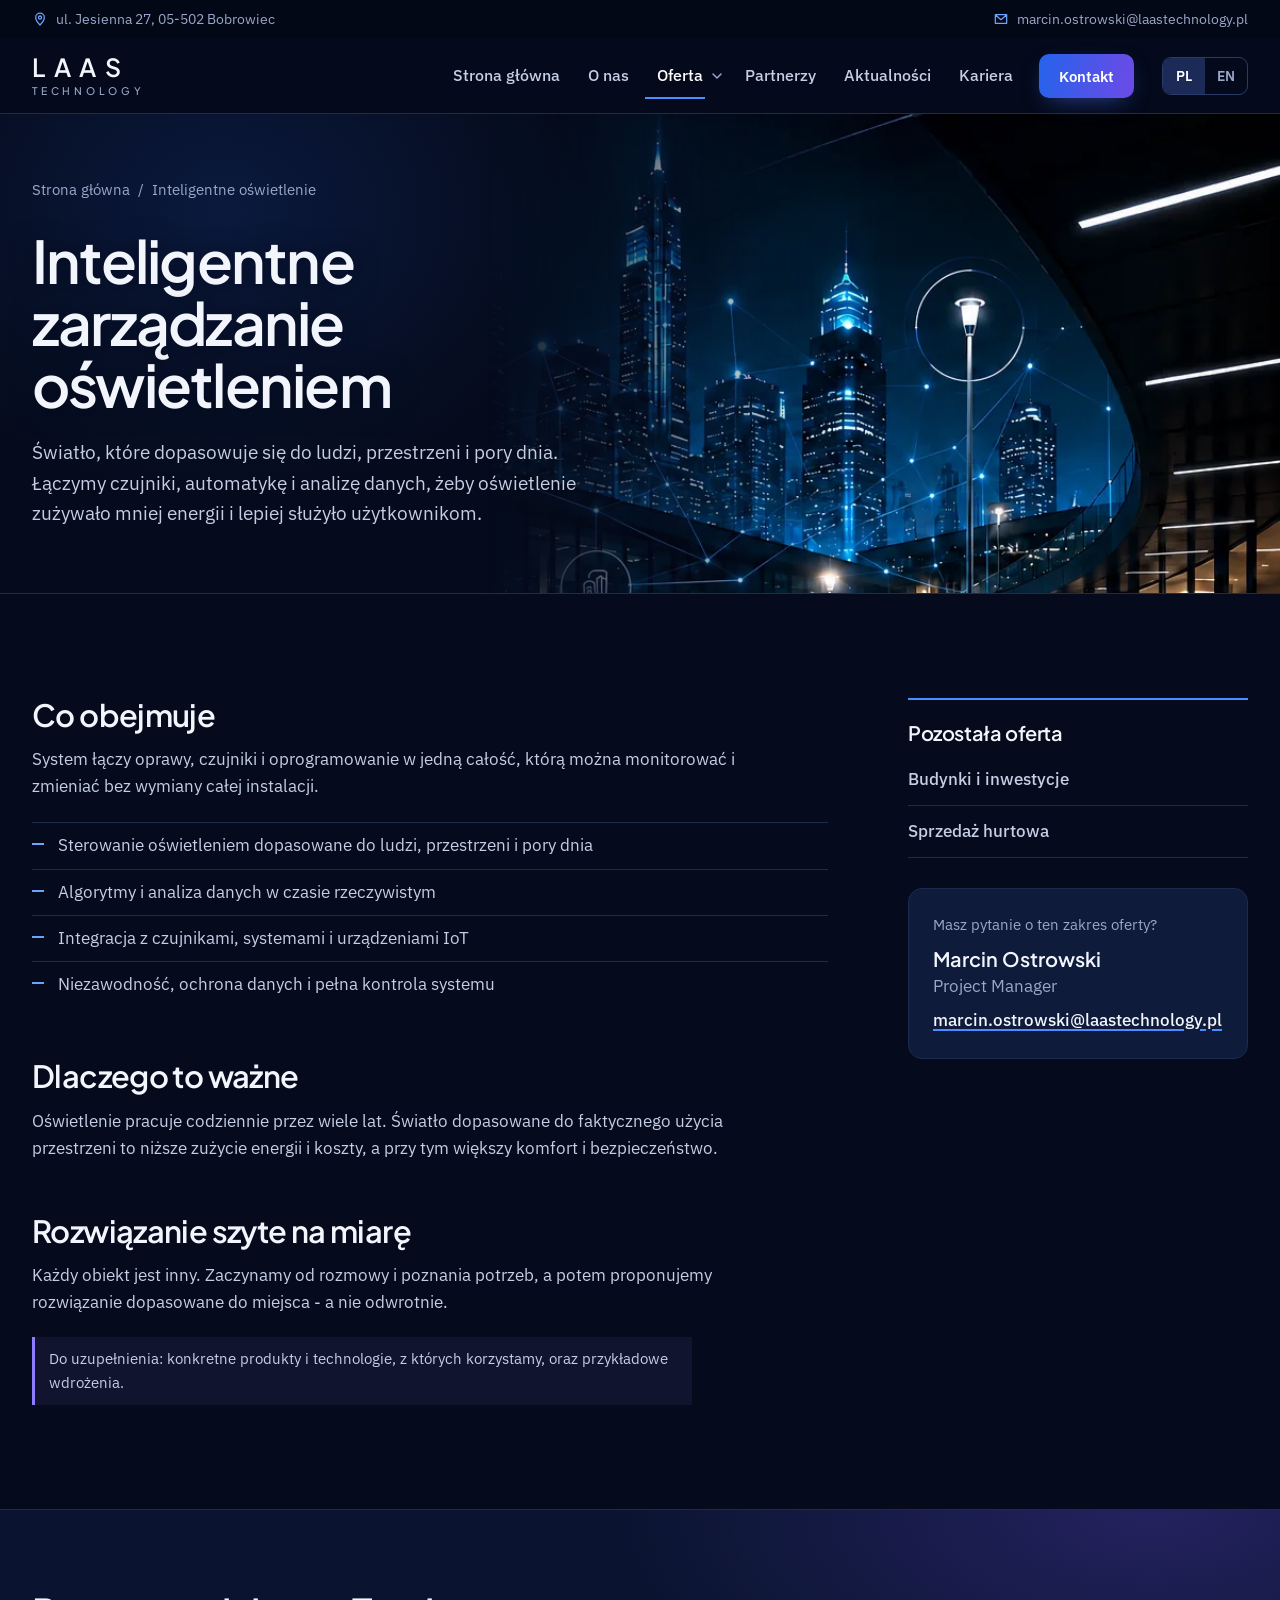
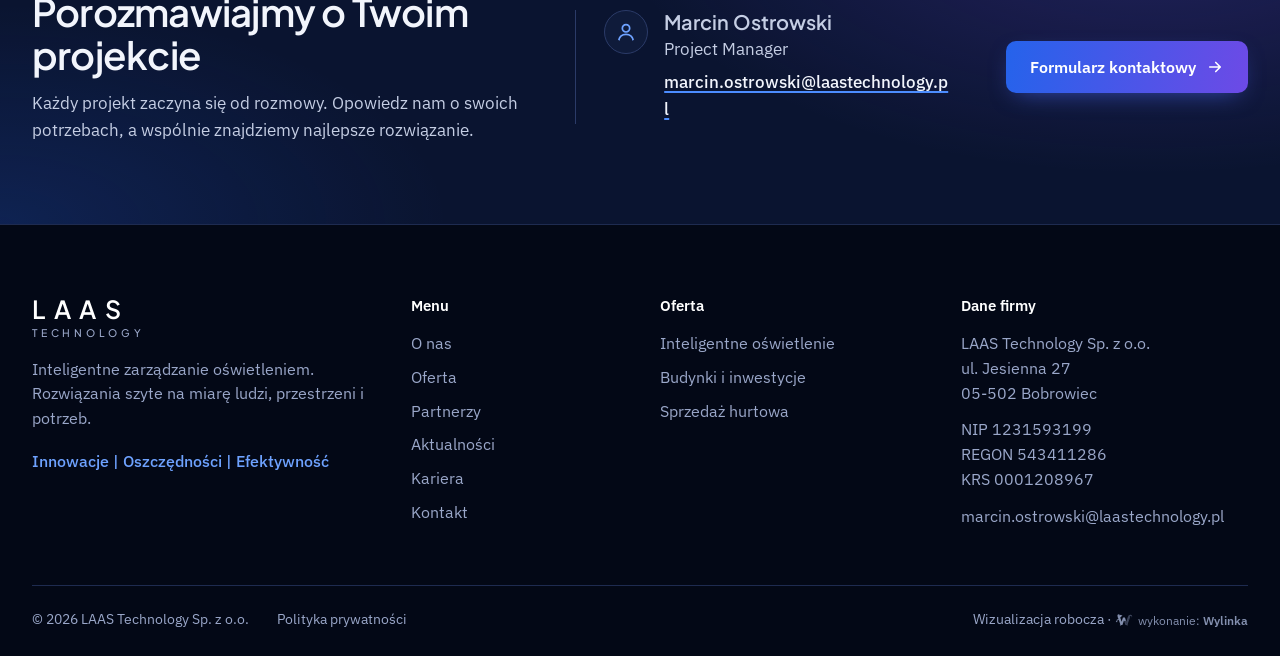
<file: oferta-energia.html>
<!doctype html>
<html lang="pl" data-title-pl="Inteligentne oświetlenie - LAAS Technology" data-title-en="Smart lighting - LAAS Technology">
<head>
<meta charset="utf-8">
<meta name="viewport" content="width=device-width, initial-scale=1, viewport-fit=cover">
<meta name="robots" content="noindex, nofollow">
<title>Inteligentne oświetlenie - LAAS Technology</title>
<meta name="description" content="Inteligentne zarządzanie oświetleniem - LAAS Technology.">
<meta name="theme-color" content="#050B1C">
<meta name="color-scheme" content="dark">
<link rel="icon" href="data:image/svg+xml,%3Csvg xmlns='http://www.w3.org/2000/svg' viewBox='0 0 40 40'%3E%3Cdefs%3E%3ClinearGradient id='g' x1='0' x2='1'%3E%3Cstop offset='0' stop-color='%233D8BFF'/%3E%3Cstop offset='1' stop-color='%238C7CFF'/%3E%3C/linearGradient%3E%3C/defs%3E%3Crect width='40' height='40' rx='8' fill='%23050B1C'/%3E%3Cpath d='M12 9v20h16' fill='none' stroke='url(%23g)' stroke-width='4.5' stroke-linecap='round' stroke-linejoin='round'/%3E%3C/svg%3E">
<link rel="preconnect" href="https://fonts.googleapis.com">
<link rel="preconnect" href="https://fonts.gstatic.com" crossorigin>
<link href="https://fonts.googleapis.com/css2?family=Plus+Jakarta+Sans:wght@500;600;700&family=IBM+Plex+Sans:wght@400;500;600&display=swap" rel="stylesheet">
<link rel="stylesheet" href="style.css?v=8">
<script>try{if((new URLSearchParams(location.search).get('lang')||localStorage.getItem('laas-lang'))==='en')document.documentElement.classList.add('is-en')}catch(e){}</script>
</head>
<body>
<!-- Wizualizacja robocza (koncepcja) strony LAAS Technology Sp. z o.o. Kolorystyka i grafiki wg materiałów przesłanych przez klienta. Treści do potwierdzenia z klientem; nie podajemy niesprawdzonych liczb, marek ani referencji. -->
<svg width="0" height="0" style="position:absolute" aria-hidden="true">
  <symbol id="i-arr" viewBox="0 0 24 24"><path fill="none" stroke="currentColor" stroke-width="2.2" stroke-linecap="round" stroke-linejoin="round" d="M5 12h13M13 6l6 6-6 6"/></symbol>
  <symbol id="i-mail" viewBox="0 0 24 24"><path fill="none" stroke="currentColor" stroke-width="1.9" stroke-linejoin="round" d="M3.5 5.5h17v13h-17zM3.8 6l8.2 7 8.2-7"/></symbol>
  <symbol id="i-pin" viewBox="0 0 24 24"><path fill="none" stroke="currentColor" stroke-width="1.9" d="M12 21s-6.5-6.2-6.5-11.2a6.5 6.5 0 0 1 13 0C18.5 14.8 12 21 12 21Z"/><circle cx="12" cy="9.8" r="2.3" fill="none" stroke="currentColor" stroke-width="1.9"/></symbol>
  <symbol id="i-down" viewBox="0 0 24 24"><path fill="none" stroke="currentColor" stroke-width="2.2" stroke-linecap="round" stroke-linejoin="round" d="M6 9l6 6 6-6"/></symbol>
  <symbol id="i-user" viewBox="0 0 24 24"><circle cx="12" cy="8" r="4" fill="none" stroke="currentColor" stroke-width="1.9"/><path d="M4 21c1-4.4 4.2-6.5 8-6.5s7 2.1 8 6.5" fill="none" stroke="currentColor" stroke-width="1.9" stroke-linecap="round"/></symbol>
</svg>
<div class="topbar"><div class="wrap topbar-in">
  <span><svg aria-hidden="true"><use href="#i-pin"/></svg>ul. Jesienna 27, 05-502 Bobrowiec</span>
  <a href="mailto:marcin.ostrowski@laastechnology.pl"><svg aria-hidden="true"><use href="#i-mail"/></svg>marcin.ostrowski@laastechnology.pl</a>
</div></div>
<header class="top" id="top">
  <div class="wrap top-in">
    <a class="brand" href="index.html" aria-label="LAAS Technology - strona główna"><span class="wm"><b>LAAS</b><span>Technology</span></span></a>
    <nav class="nav" id="nav" aria-label="Menu główne"><ul><li><a href="index.html" data-en="Home">Strona główna</a></li><li><a href="o-nas.html" data-en="About us">O nas</a></li><li class="has-sub"><a href="oferta.html" aria-current="page" data-en="Solutions">Oferta</a><button class="sub-t" type="button" aria-label="Rozwiń ofertę" data-en-al="Expand"><svg aria-hidden="true"><use href="#i-down"/></svg></button><ul class="sub"><li><a href="oferta-energia.html" aria-current="page" data-en="Smart lighting">Inteligentne oświetlenie</a></li><li><a href="oferta-inwestycje.html" data-en="Buildings and projects">Budynki i inwestycje</a></li><li><a href="oferta-hurt.html" data-en="Wholesale">Sprzedaż hurtowa</a></li></ul></li><li><a href="partnerzy.html" data-en="Partners">Partnerzy</a></li><li><a href="aktualnosci.html" data-en="News">Aktualności</a></li><li><a href="kariera.html" data-en="Careers">Kariera</a></li><li class="nav-k"><a class="btn btn-s" href="kontakt.html" data-en="Contact">Kontakt</a></li></ul></nav>
    <div class="lang" role="group" aria-label="Język / Language"><button type="button" data-l="pl" aria-pressed="true">PL</button><button type="button" data-l="en" aria-pressed="false">EN</button></div>
    <button class="burger" id="burger" type="button" aria-label="Otwórz menu" aria-expanded="false" aria-controls="nav"><span></span><span></span><span></span></button>
  </div>
</header>
<main id="main">
<section class="phead phead-img">
  <figure class="phead-ph"><picture><img src="img/laas-swiatlo-746.webp" srcset="img/laas-swiatlo-480.webp 480w, img/laas-swiatlo-746.webp 746w" sizes="(max-width:999px) 100vw, 62vw" alt="Wieżowce i latarnia uliczna nocą, połączone siecią świetlnych punktów" data-en-alt="Skyscrapers and a street lamp at night, linked by a network of light points" width="746" height="520" fetchpriority="high"></picture></figure>
  <div class="wrap phead-w">
    <p class="crumb"><a href="index.html" data-en="Home">Strona główna</a><span aria-hidden="true">/</span><span data-en="Smart lighting">Inteligentne oświetlenie</span></p>
    <div class="phead-g">
      <h1 data-en="Smart lighting management">Inteligentne zarządzanie oświetleniem</h1>
      <p class="lead" data-en="Light that adapts to people, spaces and the time of day. We combine sensors, automation and data analysis so lighting uses less energy and serves its users better.">Światło, które dopasowuje się do ludzi, przestrzeni i pory dnia. Łączymy czujniki, automatykę i analizę danych, żeby oświetlenie zużywało mniej energii i lepiej służyło użytkownikom.</p>
    </div>
  </div>
</section>
<section class="sec">
  <div class="wrap det">
    <div class="det-m"><div class="blk"><h2 data-en="What it covers">Co obejmuje</h2><p data-en="The system brings luminaires, sensors and software together into one whole that can be monitored and adjusted without replacing the installation.">System łączy oprawy, czujniki i oprogramowanie w jedną całość, którą można monitorować i zmieniać bez wymiany całej instalacji.</p><ul class="ticks"><li data-en="Lighting control adapted to people, spaces and time of day">Sterowanie oświetleniem dopasowane do ludzi, przestrzeni i pory dnia</li><li data-en="Algorithms and real-time data analysis">Algorytmy i analiza danych w czasie rzeczywistym</li><li data-en="Integration with sensors, systems and IoT devices">Integracja z czujnikami, systemami i urządzeniami IoT</li><li data-en="Reliability, data protection and full control of the system">Niezawodność, ochrona danych i pełna kontrola systemu</li></ul></div><div class="blk"><h2 data-en="Why it matters">Dlaczego to ważne</h2><p data-en="Lighting works every day for many years. Light matched to how a space is actually used means lower energy use and costs, along with greater comfort and safety.">Oświetlenie pracuje codziennie przez wiele lat. Światło dopasowane do faktycznego użycia przestrzeni to niższe zużycie energii i koszty, a przy tym większy komfort i bezpieczeństwo.</p></div><div class="blk"><h2 data-en="A tailored solution">Rozwiązanie szyte na miarę</h2><p data-en="Every site is different. We start with a conversation and an understanding of your needs, then propose a solution that fits the place - not the other way round.">Każdy obiekt jest inny. Zaczynamy od rozmowy i poznania potrzeb, a potem proponujemy rozwiązanie dopasowane do miejsca - a nie odwrotnie.</p></div><p class="todo" data-en="To be completed: the specific products and technologies we use, and example deployments.">Do uzupełnienia: konkretne produkty i technologie, z których korzystamy, oraz przykładowe wdrożenia.</p></div>
    <aside class="det-a">
      <h2 data-en="Other solutions">Pozostała oferta</h2>
      <ul><li><a href="oferta-inwestycje.html" data-en="Buildings and projects">Budynki i inwestycje</a></li><li><a href="oferta-hurt.html" data-en="Wholesale">Sprzedaż hurtowa</a></li></ul>
      <div class="det-k">
        <p data-en="Questions about this area?">Masz pytanie o ten zakres oferty?</p>
        <p class="person-n">Marcin Ostrowski</p>
        <p class="person-r">Project Manager</p>
        <a href="mailto:marcin.ostrowski@laastechnology.pl">marcin.ostrowski@laastechnology.pl</a>
      </div>
    </aside>
  </div>
</section>
<section class="cta">
  <div class="wrap cta-in">
    <div>
      <h2 data-en="Let&#x27;s talk about your project">Porozmawiajmy o Twoim projekcie</h2>
      <p data-en="Every project starts with a conversation. Tell us what you need and together we will find the best solution.">Każdy projekt zaczyna się od rozmowy. Opowiedz nam o swoich potrzebach, a wspólnie znajdziemy najlepsze rozwiązanie.</p>
    </div>
    <div class="person">
      <svg class="person-i" aria-hidden="true"><use href="#i-user"/></svg>
      <div>
        <p class="person-n">Marcin Ostrowski</p>
        <p class="person-r">Project Manager</p>
        <a href="mailto:marcin.ostrowski@laastechnology.pl">marcin.ostrowski@laastechnology.pl</a>
      </div>
    </div>
    <a class="btn" href="kontakt.html"><span data-en="Contact form">Formularz kontaktowy</span><svg class="ic" aria-hidden="true"><use href="#i-arr"/></svg></a>
  </div>
</section>
</main>
<footer class="foot">
  <div class="wrap foot-in">
    <div class="foot-a">
      <a class="brand brand-w" href="index.html" aria-label="LAAS Technology - strona główna"><span class="wm"><b>LAAS</b><span>Technology</span></span></a>
      <p data-en="Smart lighting management. Solutions tailored to people, spaces and needs.">Inteligentne zarządzanie oświetleniem. Rozwiązania szyte na miarę ludzi, przestrzeni i potrzeb.</p>
      <p class="foot-slog">Innowacje | Oszczędności | Efektywność</p>
    </div>
    <div><h2 data-en="Menu">Menu</h2><ul><li><a href="o-nas.html" data-en="About us">O nas</a></li><li><a href="oferta.html" data-en="Solutions">Oferta</a></li><li><a href="partnerzy.html" data-en="Partners">Partnerzy</a></li><li><a href="aktualnosci.html" data-en="News">Aktualności</a></li><li><a href="kariera.html" data-en="Careers">Kariera</a></li><li><a href="kontakt.html" data-en="Contact">Kontakt</a></li></ul></div>
    <div><h2 data-en="Solutions">Oferta</h2><ul><li><a href="oferta-energia.html" data-en="Smart lighting">Inteligentne oświetlenie</a></li><li><a href="oferta-inwestycje.html" data-en="Buildings and projects">Budynki i inwestycje</a></li><li><a href="oferta-hurt.html" data-en="Wholesale">Sprzedaż hurtowa</a></li></ul></div>
    <div class="foot-d"><h2 data-en="Company details">Dane firmy</h2>
      <p>LAAS Technology Sp. z o.o.<br>ul. Jesienna 27<br>05-502 Bobrowiec</p>
      <p>NIP 1231593199<br>REGON 543411286<br>KRS 0001208967</p>
      <p><a href="mailto:marcin.ostrowski@laastechnology.pl">marcin.ostrowski@laastechnology.pl</a></p>
    </div>
  </div>
  <div class="wrap foot-b">
    <span>&copy; 2026 LAAS Technology Sp. z o.o.</span>
    <a href="#" data-en="Privacy policy">Polityka prywatności</a>
    <span class="foot-w"><span data-en="Working draft">Wizualizacja robocza</span> · <a class="wylinka-badge" href="https://wylinka.pl/?utm_source=laastechnology.pl&amp;utm_medium=stopka&amp;utm_campaign=wykonanie" rel="noopener" title="Strona wykonana przez Wylinka"><svg viewBox="0 0 64 64" aria-hidden="true" focusable="false" fill="currentColor"><path d="M9.8 22.8l-1.2-7.9 2.2-3.7 15.5 4.6-.5 1.5-7.2 5.5 4.7 15.6 5-15.6 7 0 4.1 12.7-4.2-.9-2.6 1.8-.8-2.2-5.3 15.6-4.3 0 .4 .2-2.1 2.8-1.3-1.1 1.1-1.4-3.1 .2-.1-1.7 2.2-.1-5.7-16.5-4.8 .6-.8 3.1 0 .5-.3 .5 .8 2.2-1.6 .5-.4-1.3-.8 1.6-1.5-.8 .8-1.6-1.4 .6-.6-1.6 2.3-.8 .2-.4 1.3-4.8 5.9-.8-2.4-6.9zM15.2 13.7l-.1-.4-.4 .8-.1 .8 .1 1 .1 .4 .3 .7 .3-.9 .1-.7 0-.8z"/><path class="wy-pod" d="M37.1 49.8l-4.5-13.3 2.6-1.8 4.2 .9 .9 2.8 3-9.7 0-.5 .1-.8 3.2-8.4 .5-1 .6-1 .9-1.1 1.3-1 1.1-.7 1.4-.5 1.4-.3 .7 0 .9 0 1.2 .3 1.4 .6 .8 .5 .7 .7 .6 .7 .5 .9 .3 .9 .1 .9 0 .8-.2 .9-.5 .9-.5 .6-.7 .5-.7 .3-.1-.1 0-.1 .5-.5 .3-.7 .2-.5 0-.6-.1-.6-.3-.7-.4-.5-.4-.4-.5-.3-.6-.3-.7 0-.7 .1-.6 .1-.5 .4-.5 .5-.3 .5-.2 .7-.1 1.5-1.4 5.1-.8 3.3-.3 .7-.5 .7-6 17.5 1.9 .1-.1 1.7-3.1-.2 1.1 1.4-1.3 1.1-2.1-2.8 .4-.2z"/><path class="wy-old" d="M40.8 50l.4-.2-4.1 0-4.2-12.5 2.5-1.7 4.3 .9 .6 1.9 .6-1.6 0-.3 2.4-7.8 0-.5 .1-.8 3.2-8.4 .4-.8 .6-.9 .9-1.2 .9-.9 1.3-.8 1.4-.6 1.2-.3 1.4-.1 1.3 .1 .6 .2 .8 .3 1.1 .6 .9 .7 .7 .9 .5 .9 .3 .9 .1 1.1-.1 .9-.3 .9-.4 .7-.6 .7-.6 .4-.6 .2-.1-.1 0-.1 .5-.5 .3-.7 .2-.5 0-.5-.1-.6-.2-.6-.3-.5-.4-.5-.5-.3-.6-.3-.7-.1-.6 0-.6 .1-.6 .3-.6 .5-.3 .4-.2 .5-.1 .5-.1 1.5-1.4 5.1-.8 3.3-.3 .7-.5 .7-6 17.5 1.9 .1-.1 1.7-3.1-.2 1.1 1.4-1.3 1.1zM49.6 17.1l.6 1.7-1.5 1.9 .4 .4 1.8-2.1-.7-2.1zM48.1 28.3l.5 1.8-1.7 1.8 .4 .4 1.9-2-.6-2.2zM37.9 41.7l1.7-1.5-.4-.4-1.7 1.4zM42.6 38.7l-1.5 2.8 1.1 2-1.3 2.6 .5 .2 1.5-2.8-1.1-2 1.4-2.5z"/></svg><span data-en="design: &lt;b&gt;Wylinka&lt;/b&gt;">wykonanie: <b>Wylinka</b></span></a></span>
  </div>
</footer>
<div class="mob" id="mob"><a class="btn" href="kontakt.html" data-en="Send an enquiry">Wyślij zapytanie</a></div>
<script src="app.js?v=8"></script>
</body>
</html>
</file>
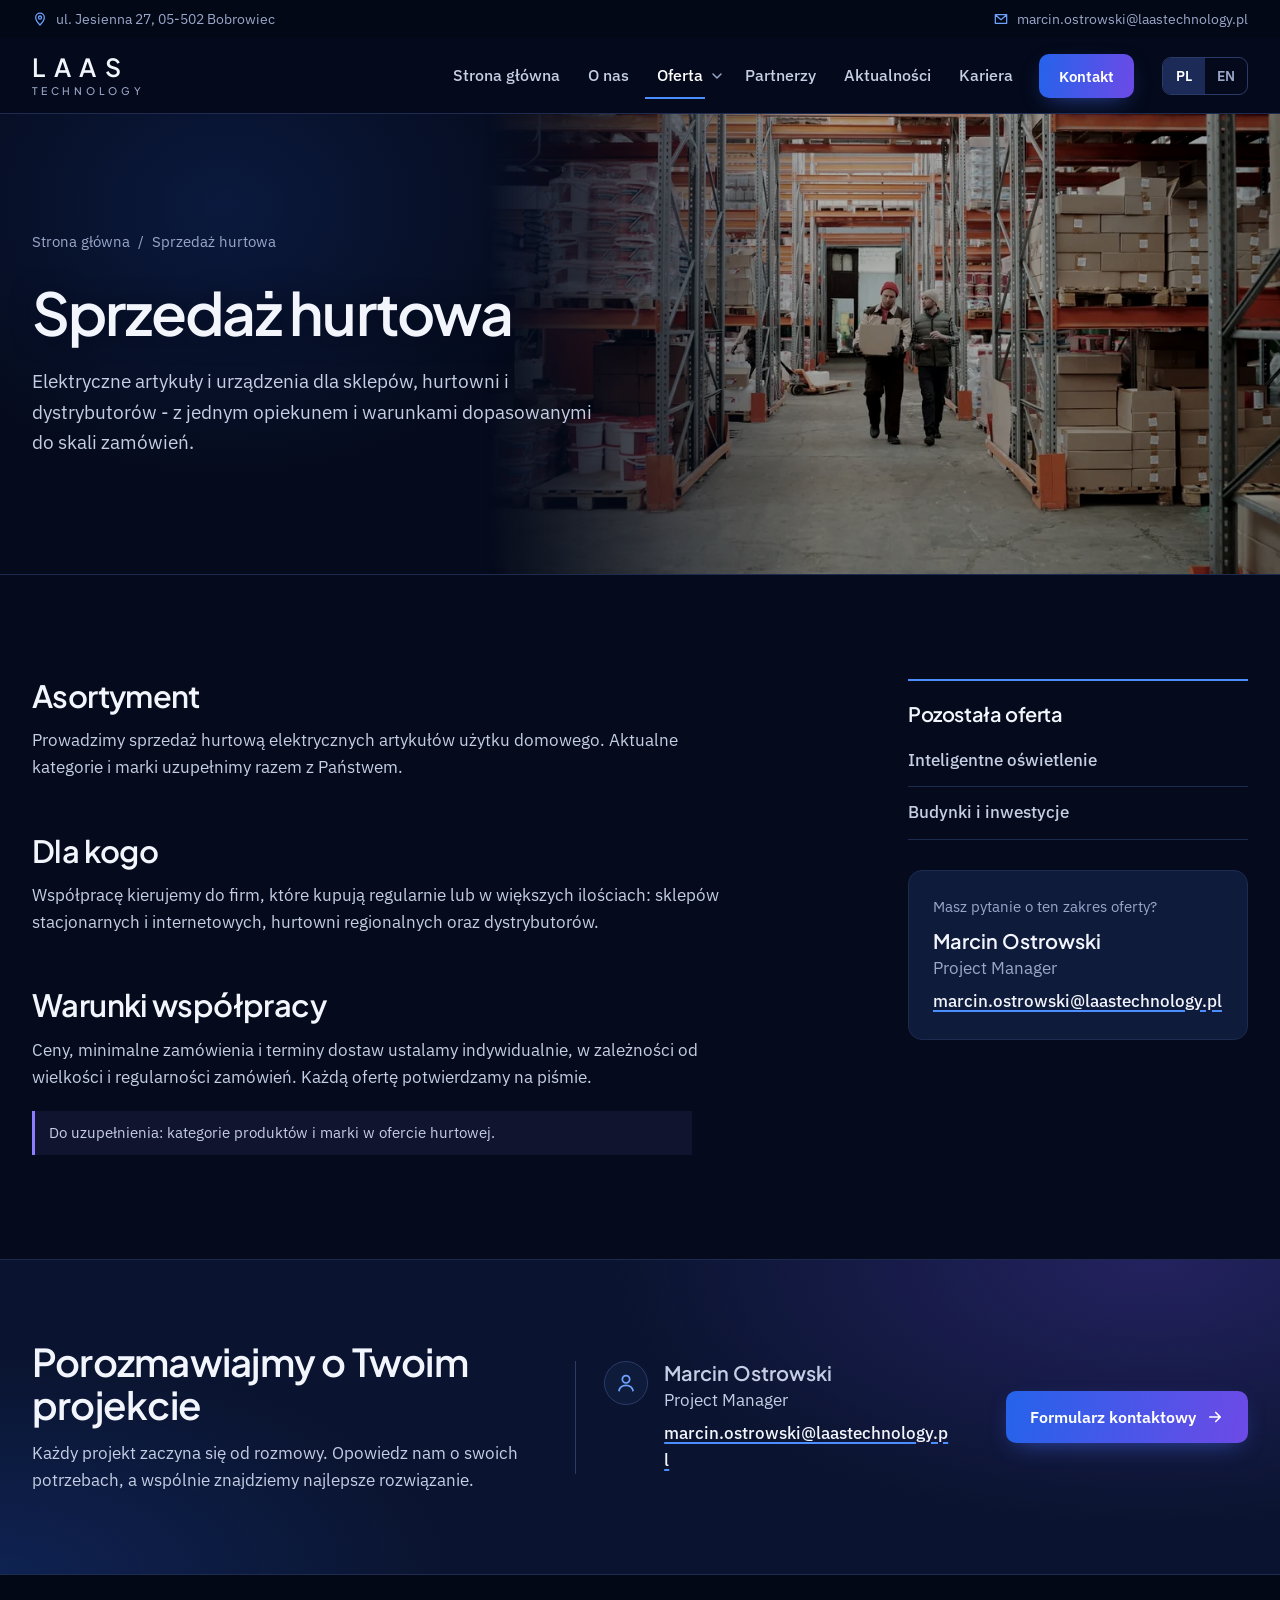
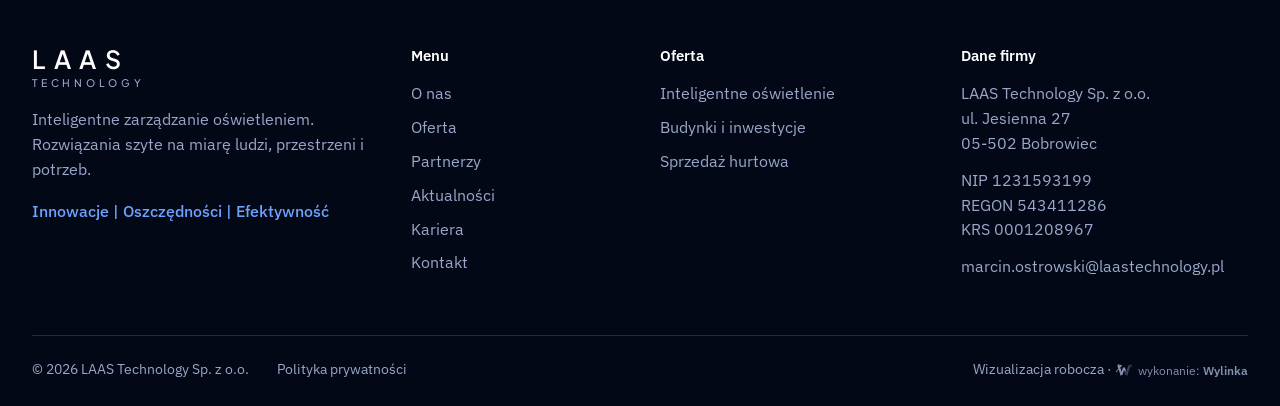
<file: oferta-hurt.html>
<!doctype html>
<html lang="pl" data-title-pl="Sprzedaż hurtowa - LAAS Technology" data-title-en="Wholesale - LAAS Technology">
<head>
<meta charset="utf-8">
<meta name="viewport" content="width=device-width, initial-scale=1, viewport-fit=cover">
<meta name="robots" content="noindex, nofollow">
<title>Sprzedaż hurtowa - LAAS Technology</title>
<meta name="description" content="Sprzedaż hurtowa - LAAS Technology.">
<meta name="theme-color" content="#050B1C">
<meta name="color-scheme" content="dark">
<link rel="icon" href="data:image/svg+xml,%3Csvg xmlns='http://www.w3.org/2000/svg' viewBox='0 0 40 40'%3E%3Cdefs%3E%3ClinearGradient id='g' x1='0' x2='1'%3E%3Cstop offset='0' stop-color='%233D8BFF'/%3E%3Cstop offset='1' stop-color='%238C7CFF'/%3E%3C/linearGradient%3E%3C/defs%3E%3Crect width='40' height='40' rx='8' fill='%23050B1C'/%3E%3Cpath d='M12 9v20h16' fill='none' stroke='url(%23g)' stroke-width='4.5' stroke-linecap='round' stroke-linejoin='round'/%3E%3C/svg%3E">
<link rel="preconnect" href="https://fonts.googleapis.com">
<link rel="preconnect" href="https://fonts.gstatic.com" crossorigin>
<link href="https://fonts.googleapis.com/css2?family=Plus+Jakarta+Sans:wght@500;600;700&family=IBM+Plex+Sans:wght@400;500;600&display=swap" rel="stylesheet">
<link rel="stylesheet" href="style.css?v=8">
<script>try{if((new URLSearchParams(location.search).get('lang')||localStorage.getItem('laas-lang'))==='en')document.documentElement.classList.add('is-en')}catch(e){}</script>
</head>
<body>
<!-- Wizualizacja robocza (koncepcja) strony LAAS Technology Sp. z o.o. Kolorystyka i grafiki wg materiałów przesłanych przez klienta. Treści do potwierdzenia z klientem; nie podajemy niesprawdzonych liczb, marek ani referencji. -->
<svg width="0" height="0" style="position:absolute" aria-hidden="true">
  <symbol id="i-arr" viewBox="0 0 24 24"><path fill="none" stroke="currentColor" stroke-width="2.2" stroke-linecap="round" stroke-linejoin="round" d="M5 12h13M13 6l6 6-6 6"/></symbol>
  <symbol id="i-mail" viewBox="0 0 24 24"><path fill="none" stroke="currentColor" stroke-width="1.9" stroke-linejoin="round" d="M3.5 5.5h17v13h-17zM3.8 6l8.2 7 8.2-7"/></symbol>
  <symbol id="i-pin" viewBox="0 0 24 24"><path fill="none" stroke="currentColor" stroke-width="1.9" d="M12 21s-6.5-6.2-6.5-11.2a6.5 6.5 0 0 1 13 0C18.5 14.8 12 21 12 21Z"/><circle cx="12" cy="9.8" r="2.3" fill="none" stroke="currentColor" stroke-width="1.9"/></symbol>
  <symbol id="i-down" viewBox="0 0 24 24"><path fill="none" stroke="currentColor" stroke-width="2.2" stroke-linecap="round" stroke-linejoin="round" d="M6 9l6 6 6-6"/></symbol>
  <symbol id="i-user" viewBox="0 0 24 24"><circle cx="12" cy="8" r="4" fill="none" stroke="currentColor" stroke-width="1.9"/><path d="M4 21c1-4.4 4.2-6.5 8-6.5s7 2.1 8 6.5" fill="none" stroke="currentColor" stroke-width="1.9" stroke-linecap="round"/></symbol>
</svg>
<div class="topbar"><div class="wrap topbar-in">
  <span><svg aria-hidden="true"><use href="#i-pin"/></svg>ul. Jesienna 27, 05-502 Bobrowiec</span>
  <a href="mailto:marcin.ostrowski@laastechnology.pl"><svg aria-hidden="true"><use href="#i-mail"/></svg>marcin.ostrowski@laastechnology.pl</a>
</div></div>
<header class="top" id="top">
  <div class="wrap top-in">
    <a class="brand" href="index.html" aria-label="LAAS Technology - strona główna"><span class="wm"><b>LAAS</b><span>Technology</span></span></a>
    <nav class="nav" id="nav" aria-label="Menu główne"><ul><li><a href="index.html" data-en="Home">Strona główna</a></li><li><a href="o-nas.html" data-en="About us">O nas</a></li><li class="has-sub"><a href="oferta.html" aria-current="page" data-en="Solutions">Oferta</a><button class="sub-t" type="button" aria-label="Rozwiń ofertę" data-en-al="Expand"><svg aria-hidden="true"><use href="#i-down"/></svg></button><ul class="sub"><li><a href="oferta-energia.html" data-en="Smart lighting">Inteligentne oświetlenie</a></li><li><a href="oferta-inwestycje.html" data-en="Buildings and projects">Budynki i inwestycje</a></li><li><a href="oferta-hurt.html" aria-current="page" data-en="Wholesale">Sprzedaż hurtowa</a></li></ul></li><li><a href="partnerzy.html" data-en="Partners">Partnerzy</a></li><li><a href="aktualnosci.html" data-en="News">Aktualności</a></li><li><a href="kariera.html" data-en="Careers">Kariera</a></li><li class="nav-k"><a class="btn btn-s" href="kontakt.html" data-en="Contact">Kontakt</a></li></ul></nav>
    <div class="lang" role="group" aria-label="Język / Language"><button type="button" data-l="pl" aria-pressed="true">PL</button><button type="button" data-l="en" aria-pressed="false">EN</button></div>
    <button class="burger" id="burger" type="button" aria-label="Otwórz menu" aria-expanded="false" aria-controls="nav"><span></span><span></span><span></span></button>
  </div>
</header>
<main id="main">
<section class="phead phead-img">
  <figure class="phead-ph" style="--pos:50% 50%"><picture><img src="img/laas-hurt-1400.webp" srcset="img/laas-hurt-480.webp 480w, img/laas-hurt-960.webp 960w, img/laas-hurt-1400.webp 1400w" sizes="(max-width:999px) 100vw, 62vw" alt="Magazyn z regałami pełnymi kartonów z towarem" data-en-alt="Warehouse with shelves full of boxed goods" width="1600" height="1067" fetchpriority="high"></picture></figure>
  <div class="wrap phead-w">
    <p class="crumb"><a href="index.html" data-en="Home">Strona główna</a><span aria-hidden="true">/</span><span data-en="Wholesale">Sprzedaż hurtowa</span></p>
    <div class="phead-g">
      <h1 data-en="Wholesale">Sprzedaż hurtowa</h1>
      <p class="lead" data-en="Electrical products and appliances for retailers, wholesalers and distributors - with one account manager and terms matched to your order volume.">Elektryczne artykuły i urządzenia dla sklepów, hurtowni i dystrybutorów - z jednym opiekunem i warunkami dopasowanymi do skali zamówień.</p>
    </div>
  </div>
</section>
<section class="sec">
  <div class="wrap det">
    <div class="det-m"><div class="blk"><h2 data-en="Product range">Asortyment</h2><p data-en="We sell electrical household products wholesale. Current categories and brands will be filled in together with you.">Prowadzimy sprzedaż hurtową elektrycznych artykułów użytku domowego. Aktualne kategorie i marki uzupełnimy razem z Państwem.</p></div><div class="blk"><h2 data-en="Who it is for">Dla kogo</h2><p data-en="We work with businesses that buy regularly or in larger volumes: high-street and online shops, regional wholesalers and distributors.">Współpracę kierujemy do firm, które kupują regularnie lub w większych ilościach: sklepów stacjonarnych i internetowych, hurtowni regionalnych oraz dystrybutorów.</p></div><div class="blk"><h2 data-en="Terms of cooperation">Warunki współpracy</h2><p data-en="Prices, minimum order quantities and delivery times are agreed individually, depending on order size and frequency. Every quote is confirmed in writing.">Ceny, minimalne zamówienia i terminy dostaw ustalamy indywidualnie, w zależności od wielkości i regularności zamówień. Każdą ofertę potwierdzamy na piśmie.</p></div><p class="todo" data-en="To be completed: product categories and brands in the wholesale range.">Do uzupełnienia: kategorie produktów i marki w ofercie hurtowej.</p></div>
    <aside class="det-a">
      <h2 data-en="Other solutions">Pozostała oferta</h2>
      <ul><li><a href="oferta-energia.html" data-en="Smart lighting">Inteligentne oświetlenie</a></li><li><a href="oferta-inwestycje.html" data-en="Buildings and projects">Budynki i inwestycje</a></li></ul>
      <div class="det-k">
        <p data-en="Questions about this area?">Masz pytanie o ten zakres oferty?</p>
        <p class="person-n">Marcin Ostrowski</p>
        <p class="person-r">Project Manager</p>
        <a href="mailto:marcin.ostrowski@laastechnology.pl">marcin.ostrowski@laastechnology.pl</a>
      </div>
    </aside>
  </div>
</section>
<section class="cta">
  <div class="wrap cta-in">
    <div>
      <h2 data-en="Let&#x27;s talk about your project">Porozmawiajmy o Twoim projekcie</h2>
      <p data-en="Every project starts with a conversation. Tell us what you need and together we will find the best solution.">Każdy projekt zaczyna się od rozmowy. Opowiedz nam o swoich potrzebach, a wspólnie znajdziemy najlepsze rozwiązanie.</p>
    </div>
    <div class="person">
      <svg class="person-i" aria-hidden="true"><use href="#i-user"/></svg>
      <div>
        <p class="person-n">Marcin Ostrowski</p>
        <p class="person-r">Project Manager</p>
        <a href="mailto:marcin.ostrowski@laastechnology.pl">marcin.ostrowski@laastechnology.pl</a>
      </div>
    </div>
    <a class="btn" href="kontakt.html"><span data-en="Contact form">Formularz kontaktowy</span><svg class="ic" aria-hidden="true"><use href="#i-arr"/></svg></a>
  </div>
</section>
</main>
<footer class="foot">
  <div class="wrap foot-in">
    <div class="foot-a">
      <a class="brand brand-w" href="index.html" aria-label="LAAS Technology - strona główna"><span class="wm"><b>LAAS</b><span>Technology</span></span></a>
      <p data-en="Smart lighting management. Solutions tailored to people, spaces and needs.">Inteligentne zarządzanie oświetleniem. Rozwiązania szyte na miarę ludzi, przestrzeni i potrzeb.</p>
      <p class="foot-slog">Innowacje | Oszczędności | Efektywność</p>
    </div>
    <div><h2 data-en="Menu">Menu</h2><ul><li><a href="o-nas.html" data-en="About us">O nas</a></li><li><a href="oferta.html" data-en="Solutions">Oferta</a></li><li><a href="partnerzy.html" data-en="Partners">Partnerzy</a></li><li><a href="aktualnosci.html" data-en="News">Aktualności</a></li><li><a href="kariera.html" data-en="Careers">Kariera</a></li><li><a href="kontakt.html" data-en="Contact">Kontakt</a></li></ul></div>
    <div><h2 data-en="Solutions">Oferta</h2><ul><li><a href="oferta-energia.html" data-en="Smart lighting">Inteligentne oświetlenie</a></li><li><a href="oferta-inwestycje.html" data-en="Buildings and projects">Budynki i inwestycje</a></li><li><a href="oferta-hurt.html" data-en="Wholesale">Sprzedaż hurtowa</a></li></ul></div>
    <div class="foot-d"><h2 data-en="Company details">Dane firmy</h2>
      <p>LAAS Technology Sp. z o.o.<br>ul. Jesienna 27<br>05-502 Bobrowiec</p>
      <p>NIP 1231593199<br>REGON 543411286<br>KRS 0001208967</p>
      <p><a href="mailto:marcin.ostrowski@laastechnology.pl">marcin.ostrowski@laastechnology.pl</a></p>
    </div>
  </div>
  <div class="wrap foot-b">
    <span>&copy; 2026 LAAS Technology Sp. z o.o.</span>
    <a href="#" data-en="Privacy policy">Polityka prywatności</a>
    <span class="foot-w"><span data-en="Working draft">Wizualizacja robocza</span> · <a class="wylinka-badge" href="https://wylinka.pl/?utm_source=laastechnology.pl&amp;utm_medium=stopka&amp;utm_campaign=wykonanie" rel="noopener" title="Strona wykonana przez Wylinka"><svg viewBox="0 0 64 64" aria-hidden="true" focusable="false" fill="currentColor"><path d="M9.8 22.8l-1.2-7.9 2.2-3.7 15.5 4.6-.5 1.5-7.2 5.5 4.7 15.6 5-15.6 7 0 4.1 12.7-4.2-.9-2.6 1.8-.8-2.2-5.3 15.6-4.3 0 .4 .2-2.1 2.8-1.3-1.1 1.1-1.4-3.1 .2-.1-1.7 2.2-.1-5.7-16.5-4.8 .6-.8 3.1 0 .5-.3 .5 .8 2.2-1.6 .5-.4-1.3-.8 1.6-1.5-.8 .8-1.6-1.4 .6-.6-1.6 2.3-.8 .2-.4 1.3-4.8 5.9-.8-2.4-6.9zM15.2 13.7l-.1-.4-.4 .8-.1 .8 .1 1 .1 .4 .3 .7 .3-.9 .1-.7 0-.8z"/><path class="wy-pod" d="M37.1 49.8l-4.5-13.3 2.6-1.8 4.2 .9 .9 2.8 3-9.7 0-.5 .1-.8 3.2-8.4 .5-1 .6-1 .9-1.1 1.3-1 1.1-.7 1.4-.5 1.4-.3 .7 0 .9 0 1.2 .3 1.4 .6 .8 .5 .7 .7 .6 .7 .5 .9 .3 .9 .1 .9 0 .8-.2 .9-.5 .9-.5 .6-.7 .5-.7 .3-.1-.1 0-.1 .5-.5 .3-.7 .2-.5 0-.6-.1-.6-.3-.7-.4-.5-.4-.4-.5-.3-.6-.3-.7 0-.7 .1-.6 .1-.5 .4-.5 .5-.3 .5-.2 .7-.1 1.5-1.4 5.1-.8 3.3-.3 .7-.5 .7-6 17.5 1.9 .1-.1 1.7-3.1-.2 1.1 1.4-1.3 1.1-2.1-2.8 .4-.2z"/><path class="wy-old" d="M40.8 50l.4-.2-4.1 0-4.2-12.5 2.5-1.7 4.3 .9 .6 1.9 .6-1.6 0-.3 2.4-7.8 0-.5 .1-.8 3.2-8.4 .4-.8 .6-.9 .9-1.2 .9-.9 1.3-.8 1.4-.6 1.2-.3 1.4-.1 1.3 .1 .6 .2 .8 .3 1.1 .6 .9 .7 .7 .9 .5 .9 .3 .9 .1 1.1-.1 .9-.3 .9-.4 .7-.6 .7-.6 .4-.6 .2-.1-.1 0-.1 .5-.5 .3-.7 .2-.5 0-.5-.1-.6-.2-.6-.3-.5-.4-.5-.5-.3-.6-.3-.7-.1-.6 0-.6 .1-.6 .3-.6 .5-.3 .4-.2 .5-.1 .5-.1 1.5-1.4 5.1-.8 3.3-.3 .7-.5 .7-6 17.5 1.9 .1-.1 1.7-3.1-.2 1.1 1.4-1.3 1.1zM49.6 17.1l.6 1.7-1.5 1.9 .4 .4 1.8-2.1-.7-2.1zM48.1 28.3l.5 1.8-1.7 1.8 .4 .4 1.9-2-.6-2.2zM37.9 41.7l1.7-1.5-.4-.4-1.7 1.4zM42.6 38.7l-1.5 2.8 1.1 2-1.3 2.6 .5 .2 1.5-2.8-1.1-2 1.4-2.5z"/></svg><span data-en="design: &lt;b&gt;Wylinka&lt;/b&gt;">wykonanie: <b>Wylinka</b></span></a></span>
  </div>
</footer>
<div class="mob" id="mob"><a class="btn" href="kontakt.html" data-en="Send an enquiry">Wyślij zapytanie</a></div>
<script src="app.js?v=8"></script>
</body>
</html>
</file>
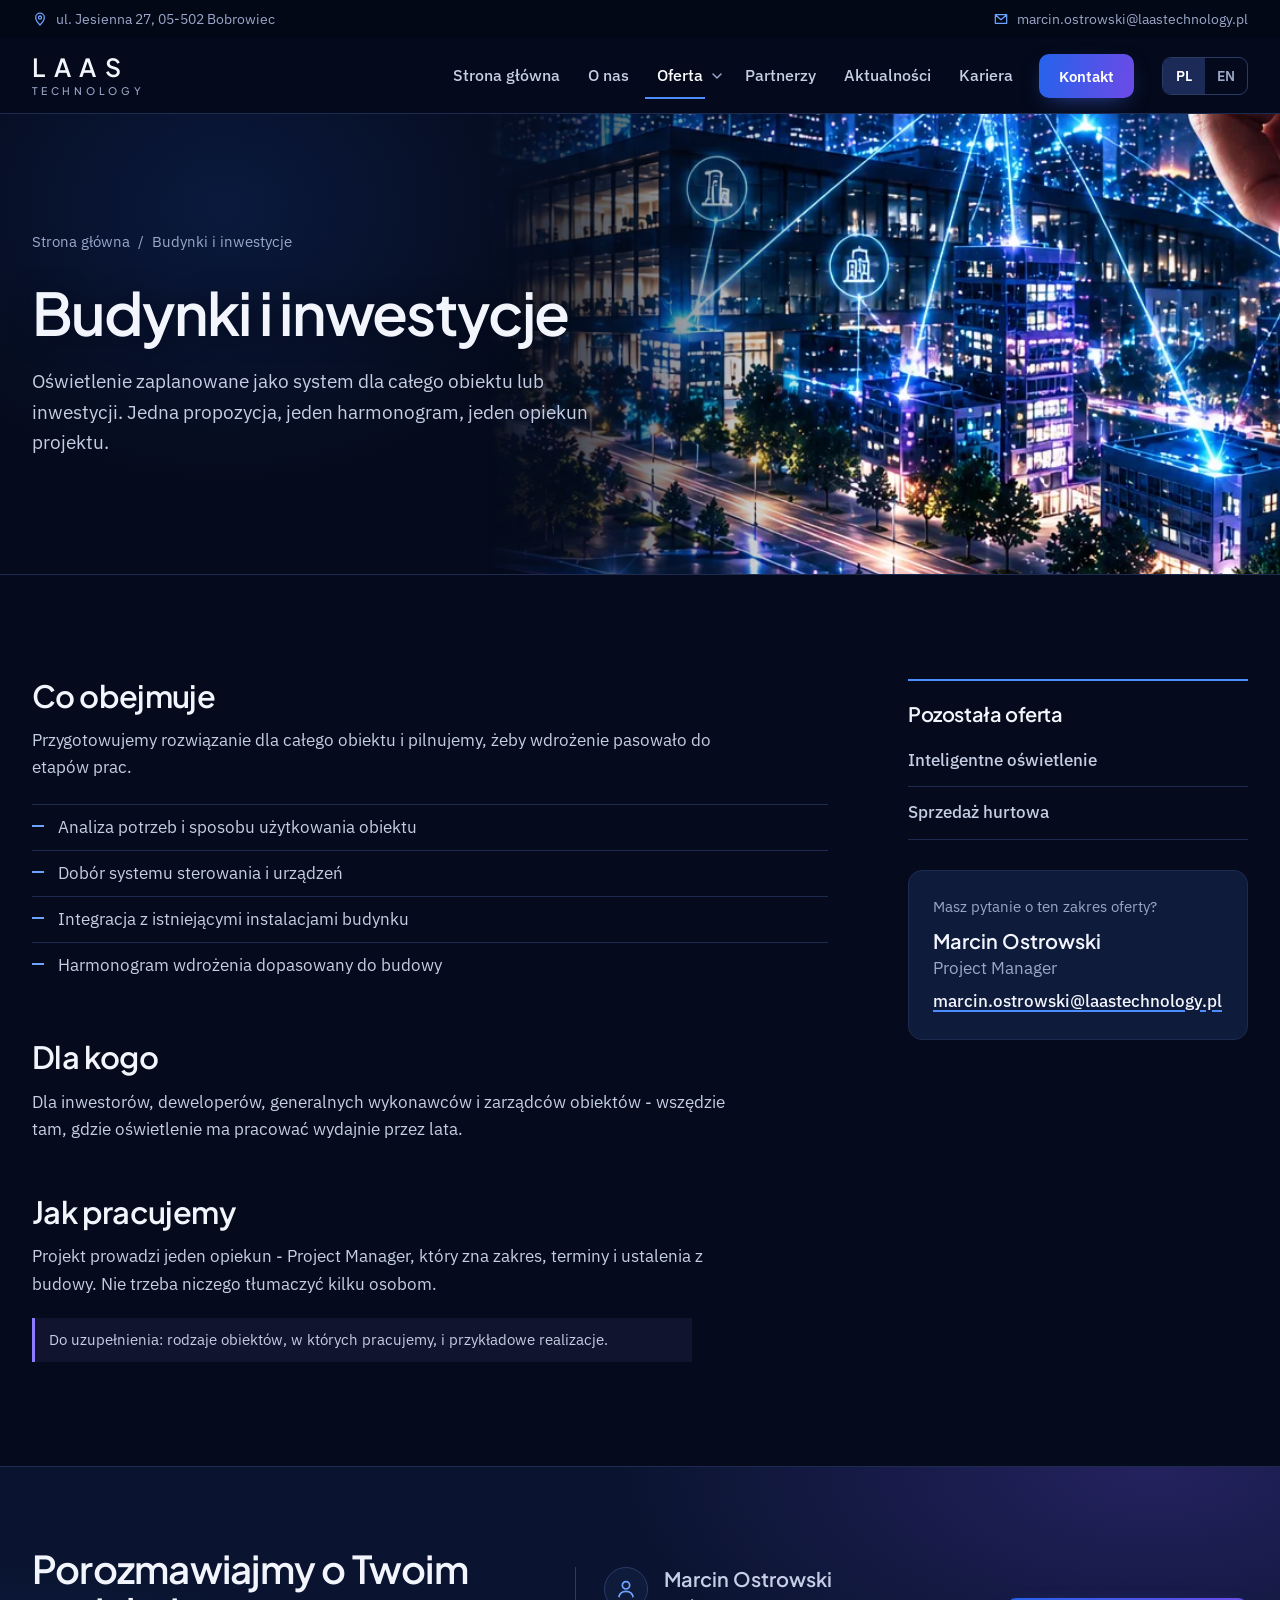
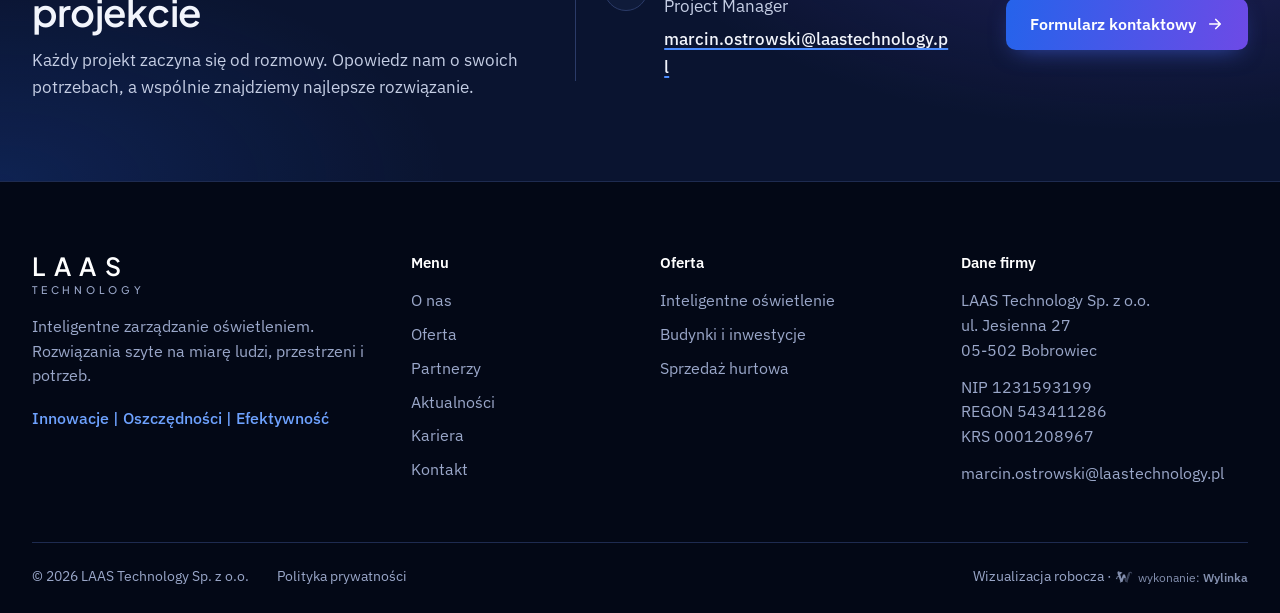
<file: oferta-inwestycje.html>
<!doctype html>
<html lang="pl" data-title-pl="Budynki i inwestycje - LAAS Technology" data-title-en="Buildings and projects - LAAS Technology">
<head>
<meta charset="utf-8">
<meta name="viewport" content="width=device-width, initial-scale=1, viewport-fit=cover">
<meta name="robots" content="noindex, nofollow">
<title>Budynki i inwestycje - LAAS Technology</title>
<meta name="description" content="Inteligentne oświetlenie dla budynków i inwestycji - LAAS Technology.">
<meta name="theme-color" content="#050B1C">
<meta name="color-scheme" content="dark">
<link rel="icon" href="data:image/svg+xml,%3Csvg xmlns='http://www.w3.org/2000/svg' viewBox='0 0 40 40'%3E%3Cdefs%3E%3ClinearGradient id='g' x1='0' x2='1'%3E%3Cstop offset='0' stop-color='%233D8BFF'/%3E%3Cstop offset='1' stop-color='%238C7CFF'/%3E%3C/linearGradient%3E%3C/defs%3E%3Crect width='40' height='40' rx='8' fill='%23050B1C'/%3E%3Cpath d='M12 9v20h16' fill='none' stroke='url(%23g)' stroke-width='4.5' stroke-linecap='round' stroke-linejoin='round'/%3E%3C/svg%3E">
<link rel="preconnect" href="https://fonts.googleapis.com">
<link rel="preconnect" href="https://fonts.gstatic.com" crossorigin>
<link href="https://fonts.googleapis.com/css2?family=Plus+Jakarta+Sans:wght@500;600;700&family=IBM+Plex+Sans:wght@400;500;600&display=swap" rel="stylesheet">
<link rel="stylesheet" href="style.css?v=8">
<script>try{if((new URLSearchParams(location.search).get('lang')||localStorage.getItem('laas-lang'))==='en')document.documentElement.classList.add('is-en')}catch(e){}</script>
</head>
<body>
<!-- Wizualizacja robocza (koncepcja) strony LAAS Technology Sp. z o.o. Kolorystyka i grafiki wg materiałów przesłanych przez klienta. Treści do potwierdzenia z klientem; nie podajemy niesprawdzonych liczb, marek ani referencji. -->
<svg width="0" height="0" style="position:absolute" aria-hidden="true">
  <symbol id="i-arr" viewBox="0 0 24 24"><path fill="none" stroke="currentColor" stroke-width="2.2" stroke-linecap="round" stroke-linejoin="round" d="M5 12h13M13 6l6 6-6 6"/></symbol>
  <symbol id="i-mail" viewBox="0 0 24 24"><path fill="none" stroke="currentColor" stroke-width="1.9" stroke-linejoin="round" d="M3.5 5.5h17v13h-17zM3.8 6l8.2 7 8.2-7"/></symbol>
  <symbol id="i-pin" viewBox="0 0 24 24"><path fill="none" stroke="currentColor" stroke-width="1.9" d="M12 21s-6.5-6.2-6.5-11.2a6.5 6.5 0 0 1 13 0C18.5 14.8 12 21 12 21Z"/><circle cx="12" cy="9.8" r="2.3" fill="none" stroke="currentColor" stroke-width="1.9"/></symbol>
  <symbol id="i-down" viewBox="0 0 24 24"><path fill="none" stroke="currentColor" stroke-width="2.2" stroke-linecap="round" stroke-linejoin="round" d="M6 9l6 6 6-6"/></symbol>
  <symbol id="i-user" viewBox="0 0 24 24"><circle cx="12" cy="8" r="4" fill="none" stroke="currentColor" stroke-width="1.9"/><path d="M4 21c1-4.4 4.2-6.5 8-6.5s7 2.1 8 6.5" fill="none" stroke="currentColor" stroke-width="1.9" stroke-linecap="round"/></symbol>
</svg>
<div class="topbar"><div class="wrap topbar-in">
  <span><svg aria-hidden="true"><use href="#i-pin"/></svg>ul. Jesienna 27, 05-502 Bobrowiec</span>
  <a href="mailto:marcin.ostrowski@laastechnology.pl"><svg aria-hidden="true"><use href="#i-mail"/></svg>marcin.ostrowski@laastechnology.pl</a>
</div></div>
<header class="top" id="top">
  <div class="wrap top-in">
    <a class="brand" href="index.html" aria-label="LAAS Technology - strona główna"><span class="wm"><b>LAAS</b><span>Technology</span></span></a>
    <nav class="nav" id="nav" aria-label="Menu główne"><ul><li><a href="index.html" data-en="Home">Strona główna</a></li><li><a href="o-nas.html" data-en="About us">O nas</a></li><li class="has-sub"><a href="oferta.html" aria-current="page" data-en="Solutions">Oferta</a><button class="sub-t" type="button" aria-label="Rozwiń ofertę" data-en-al="Expand"><svg aria-hidden="true"><use href="#i-down"/></svg></button><ul class="sub"><li><a href="oferta-energia.html" data-en="Smart lighting">Inteligentne oświetlenie</a></li><li><a href="oferta-inwestycje.html" aria-current="page" data-en="Buildings and projects">Budynki i inwestycje</a></li><li><a href="oferta-hurt.html" data-en="Wholesale">Sprzedaż hurtowa</a></li></ul></li><li><a href="partnerzy.html" data-en="Partners">Partnerzy</a></li><li><a href="aktualnosci.html" data-en="News">Aktualności</a></li><li><a href="kariera.html" data-en="Careers">Kariera</a></li><li class="nav-k"><a class="btn btn-s" href="kontakt.html" data-en="Contact">Kontakt</a></li></ul></nav>
    <div class="lang" role="group" aria-label="Język / Language"><button type="button" data-l="pl" aria-pressed="true">PL</button><button type="button" data-l="en" aria-pressed="false">EN</button></div>
    <button class="burger" id="burger" type="button" aria-label="Otwórz menu" aria-expanded="false" aria-controls="nav"><span></span><span></span><span></span></button>
  </div>
</header>
<main id="main">
<section class="phead phead-img">
  <figure class="phead-ph"><picture><img src="img/laas-budynki-700.webp" srcset="img/laas-budynki-480.webp 480w, img/laas-budynki-700.webp 700w" sizes="(max-width:999px) 100vw, 62vw" alt="Budynki i ulice nocą połączone siecią świetlnych punktów" data-en-alt="Buildings and streets at night linked by a network of light points" width="700" height="485" fetchpriority="high"></picture></figure>
  <div class="wrap phead-w">
    <p class="crumb"><a href="index.html" data-en="Home">Strona główna</a><span aria-hidden="true">/</span><span data-en="Buildings and projects">Budynki i inwestycje</span></p>
    <div class="phead-g">
      <h1 data-en="Buildings and projects">Budynki i inwestycje</h1>
      <p class="lead" data-en="Lighting planned as a system for a whole building or project. One proposal, one schedule, one project manager.">Oświetlenie zaplanowane jako system dla całego obiektu lub inwestycji. Jedna propozycja, jeden harmonogram, jeden opiekun projektu.</p>
    </div>
  </div>
</section>
<section class="sec">
  <div class="wrap det">
    <div class="det-m"><div class="blk"><h2 data-en="What it covers">Co obejmuje</h2><p data-en="We prepare a solution for the whole building and make sure deployment fits the stages of work.">Przygotowujemy rozwiązanie dla całego obiektu i pilnujemy, żeby wdrożenie pasowało do etapów prac.</p><ul class="ticks"><li data-en="Analysis of needs and how the building is used">Analiza potrzeb i sposobu użytkowania obiektu</li><li data-en="Selection of control system and devices">Dobór systemu sterowania i urządzeń</li><li data-en="Integration with existing building installations">Integracja z istniejącymi instalacjami budynku</li><li data-en="Deployment schedule matched to construction">Harmonogram wdrożenia dopasowany do budowy</li></ul></div><div class="blk"><h2 data-en="Who it is for">Dla kogo</h2><p data-en="For investors, developers, general contractors and facility managers - wherever lighting needs to work efficiently for years.">Dla inwestorów, deweloperów, generalnych wykonawców i zarządców obiektów - wszędzie tam, gdzie oświetlenie ma pracować wydajnie przez lata.</p></div><div class="blk"><h2 data-en="How we work">Jak pracujemy</h2><p data-en="The project is run by one Project Manager who knows the scope, the dates and the site arrangements. No need to explain things to several people.">Projekt prowadzi jeden opiekun - Project Manager, który zna zakres, terminy i ustalenia z budowy. Nie trzeba niczego tłumaczyć kilku osobom.</p></div><p class="todo" data-en="To be completed: the types of buildings we work on and example projects.">Do uzupełnienia: rodzaje obiektów, w których pracujemy, i przykładowe realizacje.</p></div>
    <aside class="det-a">
      <h2 data-en="Other solutions">Pozostała oferta</h2>
      <ul><li><a href="oferta-energia.html" data-en="Smart lighting">Inteligentne oświetlenie</a></li><li><a href="oferta-hurt.html" data-en="Wholesale">Sprzedaż hurtowa</a></li></ul>
      <div class="det-k">
        <p data-en="Questions about this area?">Masz pytanie o ten zakres oferty?</p>
        <p class="person-n">Marcin Ostrowski</p>
        <p class="person-r">Project Manager</p>
        <a href="mailto:marcin.ostrowski@laastechnology.pl">marcin.ostrowski@laastechnology.pl</a>
      </div>
    </aside>
  </div>
</section>
<section class="cta">
  <div class="wrap cta-in">
    <div>
      <h2 data-en="Let&#x27;s talk about your project">Porozmawiajmy o Twoim projekcie</h2>
      <p data-en="Every project starts with a conversation. Tell us what you need and together we will find the best solution.">Każdy projekt zaczyna się od rozmowy. Opowiedz nam o swoich potrzebach, a wspólnie znajdziemy najlepsze rozwiązanie.</p>
    </div>
    <div class="person">
      <svg class="person-i" aria-hidden="true"><use href="#i-user"/></svg>
      <div>
        <p class="person-n">Marcin Ostrowski</p>
        <p class="person-r">Project Manager</p>
        <a href="mailto:marcin.ostrowski@laastechnology.pl">marcin.ostrowski@laastechnology.pl</a>
      </div>
    </div>
    <a class="btn" href="kontakt.html"><span data-en="Contact form">Formularz kontaktowy</span><svg class="ic" aria-hidden="true"><use href="#i-arr"/></svg></a>
  </div>
</section>
</main>
<footer class="foot">
  <div class="wrap foot-in">
    <div class="foot-a">
      <a class="brand brand-w" href="index.html" aria-label="LAAS Technology - strona główna"><span class="wm"><b>LAAS</b><span>Technology</span></span></a>
      <p data-en="Smart lighting management. Solutions tailored to people, spaces and needs.">Inteligentne zarządzanie oświetleniem. Rozwiązania szyte na miarę ludzi, przestrzeni i potrzeb.</p>
      <p class="foot-slog">Innowacje | Oszczędności | Efektywność</p>
    </div>
    <div><h2 data-en="Menu">Menu</h2><ul><li><a href="o-nas.html" data-en="About us">O nas</a></li><li><a href="oferta.html" data-en="Solutions">Oferta</a></li><li><a href="partnerzy.html" data-en="Partners">Partnerzy</a></li><li><a href="aktualnosci.html" data-en="News">Aktualności</a></li><li><a href="kariera.html" data-en="Careers">Kariera</a></li><li><a href="kontakt.html" data-en="Contact">Kontakt</a></li></ul></div>
    <div><h2 data-en="Solutions">Oferta</h2><ul><li><a href="oferta-energia.html" data-en="Smart lighting">Inteligentne oświetlenie</a></li><li><a href="oferta-inwestycje.html" data-en="Buildings and projects">Budynki i inwestycje</a></li><li><a href="oferta-hurt.html" data-en="Wholesale">Sprzedaż hurtowa</a></li></ul></div>
    <div class="foot-d"><h2 data-en="Company details">Dane firmy</h2>
      <p>LAAS Technology Sp. z o.o.<br>ul. Jesienna 27<br>05-502 Bobrowiec</p>
      <p>NIP 1231593199<br>REGON 543411286<br>KRS 0001208967</p>
      <p><a href="mailto:marcin.ostrowski@laastechnology.pl">marcin.ostrowski@laastechnology.pl</a></p>
    </div>
  </div>
  <div class="wrap foot-b">
    <span>&copy; 2026 LAAS Technology Sp. z o.o.</span>
    <a href="#" data-en="Privacy policy">Polityka prywatności</a>
    <span class="foot-w"><span data-en="Working draft">Wizualizacja robocza</span> · <a class="wylinka-badge" href="https://wylinka.pl/?utm_source=laastechnology.pl&amp;utm_medium=stopka&amp;utm_campaign=wykonanie" rel="noopener" title="Strona wykonana przez Wylinka"><svg viewBox="0 0 64 64" aria-hidden="true" focusable="false" fill="currentColor"><path d="M9.8 22.8l-1.2-7.9 2.2-3.7 15.5 4.6-.5 1.5-7.2 5.5 4.7 15.6 5-15.6 7 0 4.1 12.7-4.2-.9-2.6 1.8-.8-2.2-5.3 15.6-4.3 0 .4 .2-2.1 2.8-1.3-1.1 1.1-1.4-3.1 .2-.1-1.7 2.2-.1-5.7-16.5-4.8 .6-.8 3.1 0 .5-.3 .5 .8 2.2-1.6 .5-.4-1.3-.8 1.6-1.5-.8 .8-1.6-1.4 .6-.6-1.6 2.3-.8 .2-.4 1.3-4.8 5.9-.8-2.4-6.9zM15.2 13.7l-.1-.4-.4 .8-.1 .8 .1 1 .1 .4 .3 .7 .3-.9 .1-.7 0-.8z"/><path class="wy-pod" d="M37.1 49.8l-4.5-13.3 2.6-1.8 4.2 .9 .9 2.8 3-9.7 0-.5 .1-.8 3.2-8.4 .5-1 .6-1 .9-1.1 1.3-1 1.1-.7 1.4-.5 1.4-.3 .7 0 .9 0 1.2 .3 1.4 .6 .8 .5 .7 .7 .6 .7 .5 .9 .3 .9 .1 .9 0 .8-.2 .9-.5 .9-.5 .6-.7 .5-.7 .3-.1-.1 0-.1 .5-.5 .3-.7 .2-.5 0-.6-.1-.6-.3-.7-.4-.5-.4-.4-.5-.3-.6-.3-.7 0-.7 .1-.6 .1-.5 .4-.5 .5-.3 .5-.2 .7-.1 1.5-1.4 5.1-.8 3.3-.3 .7-.5 .7-6 17.5 1.9 .1-.1 1.7-3.1-.2 1.1 1.4-1.3 1.1-2.1-2.8 .4-.2z"/><path class="wy-old" d="M40.8 50l.4-.2-4.1 0-4.2-12.5 2.5-1.7 4.3 .9 .6 1.9 .6-1.6 0-.3 2.4-7.8 0-.5 .1-.8 3.2-8.4 .4-.8 .6-.9 .9-1.2 .9-.9 1.3-.8 1.4-.6 1.2-.3 1.4-.1 1.3 .1 .6 .2 .8 .3 1.1 .6 .9 .7 .7 .9 .5 .9 .3 .9 .1 1.1-.1 .9-.3 .9-.4 .7-.6 .7-.6 .4-.6 .2-.1-.1 0-.1 .5-.5 .3-.7 .2-.5 0-.5-.1-.6-.2-.6-.3-.5-.4-.5-.5-.3-.6-.3-.7-.1-.6 0-.6 .1-.6 .3-.6 .5-.3 .4-.2 .5-.1 .5-.1 1.5-1.4 5.1-.8 3.3-.3 .7-.5 .7-6 17.5 1.9 .1-.1 1.7-3.1-.2 1.1 1.4-1.3 1.1zM49.6 17.1l.6 1.7-1.5 1.9 .4 .4 1.8-2.1-.7-2.1zM48.1 28.3l.5 1.8-1.7 1.8 .4 .4 1.9-2-.6-2.2zM37.9 41.7l1.7-1.5-.4-.4-1.7 1.4zM42.6 38.7l-1.5 2.8 1.1 2-1.3 2.6 .5 .2 1.5-2.8-1.1-2 1.4-2.5z"/></svg><span data-en="design: &lt;b&gt;Wylinka&lt;/b&gt;">wykonanie: <b>Wylinka</b></span></a></span>
  </div>
</footer>
<div class="mob" id="mob"><a class="btn" href="kontakt.html" data-en="Send an enquiry">Wyślij zapytanie</a></div>
<script src="app.js?v=8"></script>
</body>
</html>
</file>
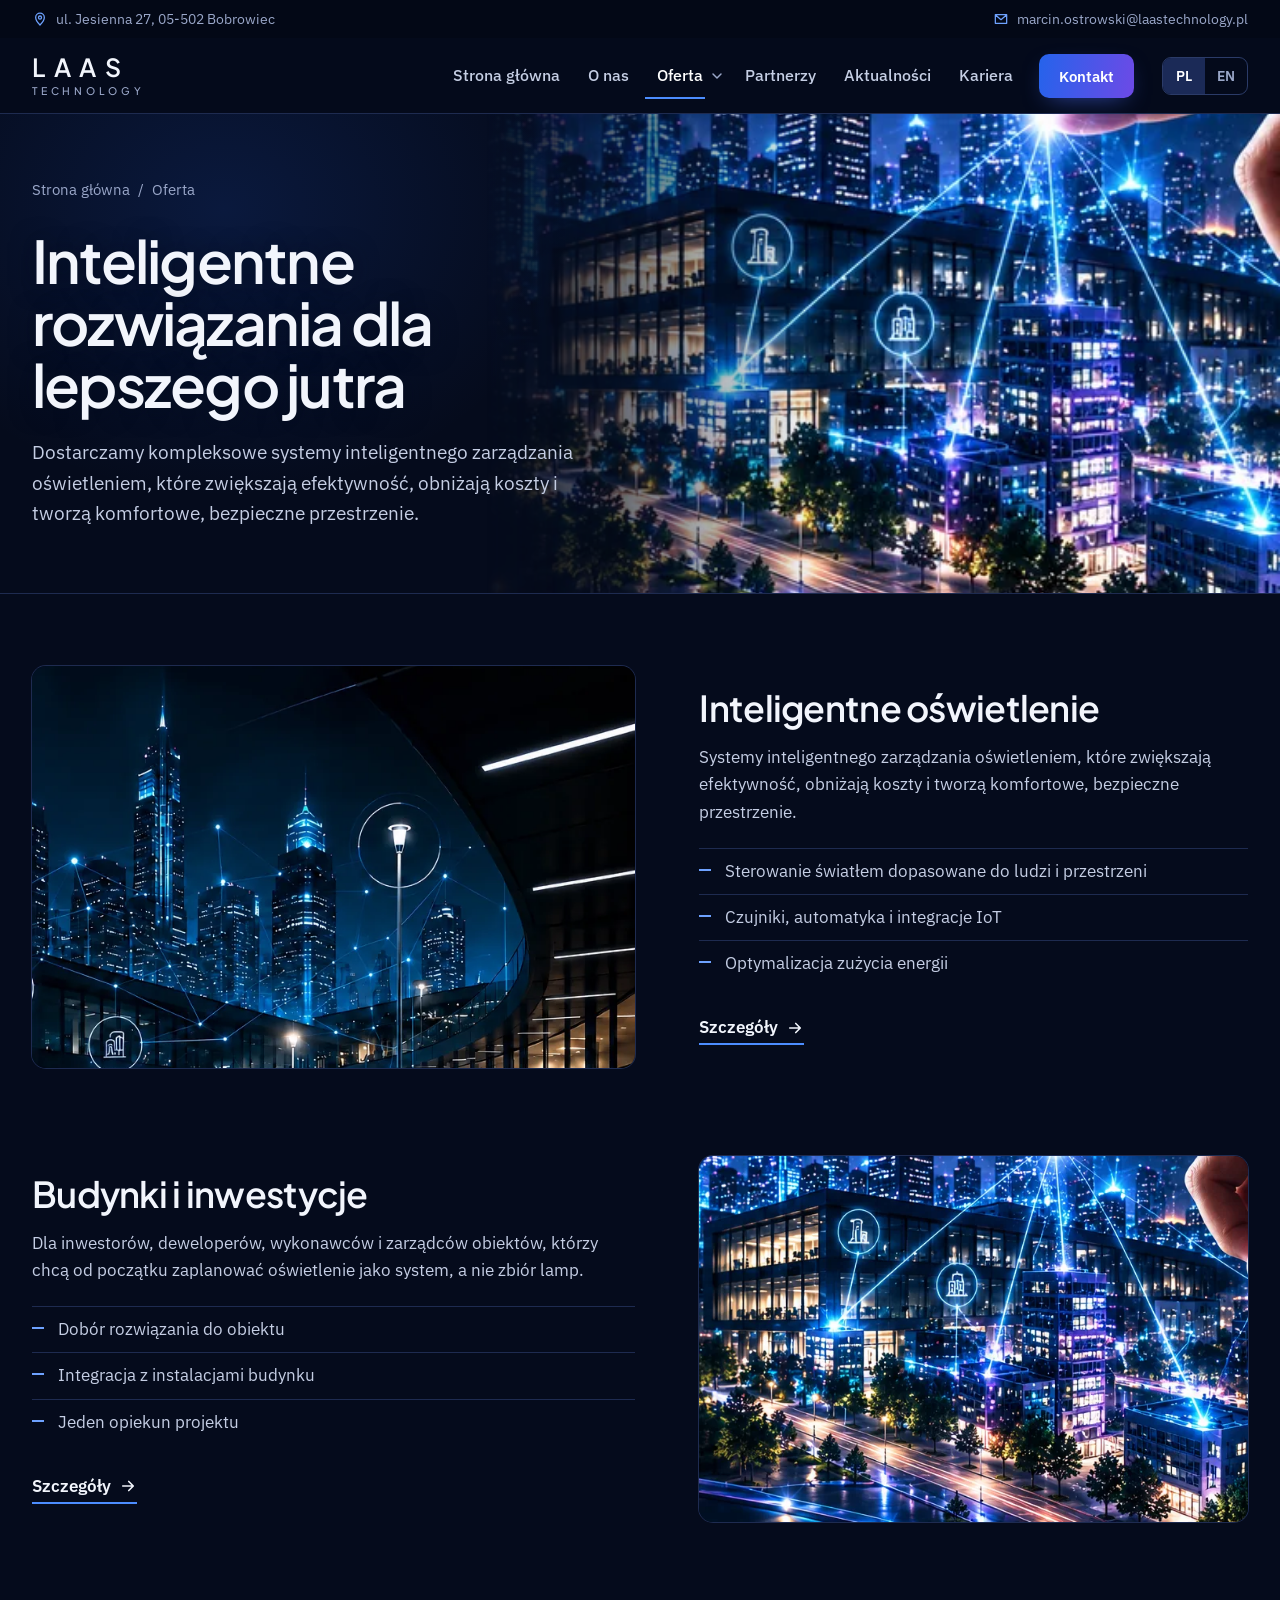
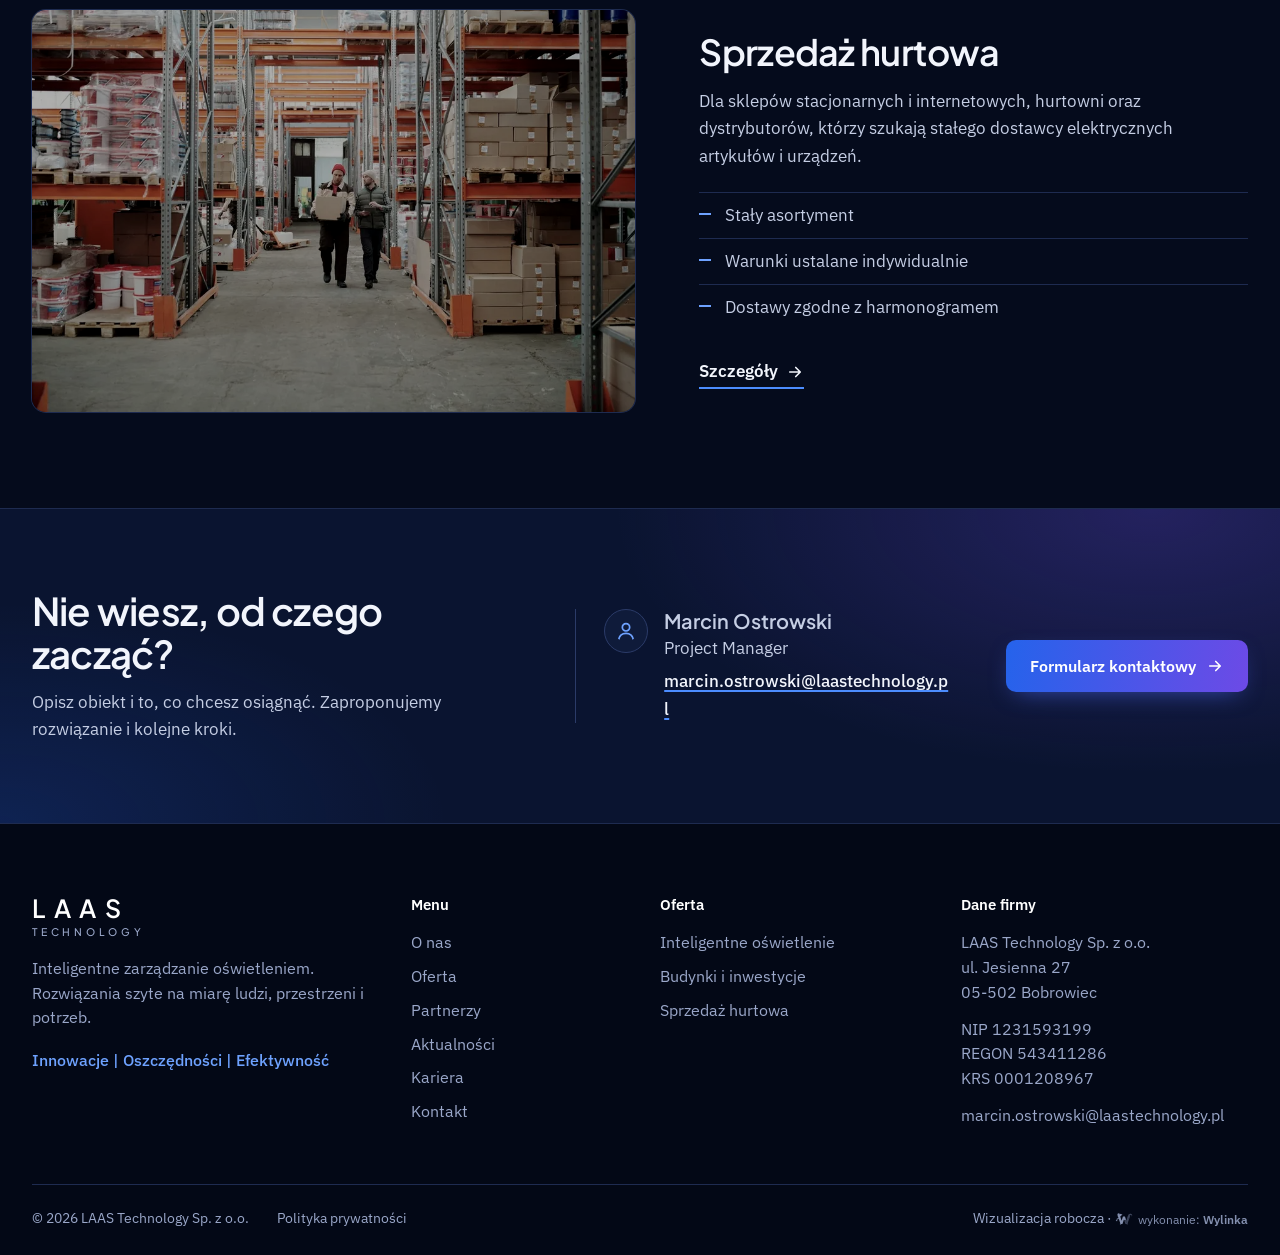
<file: oferta.html>
<!doctype html>
<html lang="pl" data-title-pl="Oferta - LAAS Technology" data-title-en="Solutions - LAAS Technology">
<head>
<meta charset="utf-8">
<meta name="viewport" content="width=device-width, initial-scale=1, viewport-fit=cover">
<meta name="robots" content="noindex, nofollow">
<title>Oferta - LAAS Technology</title>
<meta name="description" content="Oferta LAAS Technology: inteligentne oświetlenie, rozwiązania dla budynków i inwestycji, sprzedaż hurtowa.">
<meta name="theme-color" content="#050B1C">
<meta name="color-scheme" content="dark">
<link rel="icon" href="data:image/svg+xml,%3Csvg xmlns='http://www.w3.org/2000/svg' viewBox='0 0 40 40'%3E%3Cdefs%3E%3ClinearGradient id='g' x1='0' x2='1'%3E%3Cstop offset='0' stop-color='%233D8BFF'/%3E%3Cstop offset='1' stop-color='%238C7CFF'/%3E%3C/linearGradient%3E%3C/defs%3E%3Crect width='40' height='40' rx='8' fill='%23050B1C'/%3E%3Cpath d='M12 9v20h16' fill='none' stroke='url(%23g)' stroke-width='4.5' stroke-linecap='round' stroke-linejoin='round'/%3E%3C/svg%3E">
<link rel="preconnect" href="https://fonts.googleapis.com">
<link rel="preconnect" href="https://fonts.gstatic.com" crossorigin>
<link href="https://fonts.googleapis.com/css2?family=Plus+Jakarta+Sans:wght@500;600;700&family=IBM+Plex+Sans:wght@400;500;600&display=swap" rel="stylesheet">
<link rel="stylesheet" href="style.css?v=8">
<script>try{if((new URLSearchParams(location.search).get('lang')||localStorage.getItem('laas-lang'))==='en')document.documentElement.classList.add('is-en')}catch(e){}</script>
</head>
<body>
<!-- Wizualizacja robocza (koncepcja) strony LAAS Technology Sp. z o.o. Kolorystyka i grafiki wg materiałów przesłanych przez klienta. Treści do potwierdzenia z klientem; nie podajemy niesprawdzonych liczb, marek ani referencji. -->
<svg width="0" height="0" style="position:absolute" aria-hidden="true">
  <symbol id="i-arr" viewBox="0 0 24 24"><path fill="none" stroke="currentColor" stroke-width="2.2" stroke-linecap="round" stroke-linejoin="round" d="M5 12h13M13 6l6 6-6 6"/></symbol>
  <symbol id="i-mail" viewBox="0 0 24 24"><path fill="none" stroke="currentColor" stroke-width="1.9" stroke-linejoin="round" d="M3.5 5.5h17v13h-17zM3.8 6l8.2 7 8.2-7"/></symbol>
  <symbol id="i-pin" viewBox="0 0 24 24"><path fill="none" stroke="currentColor" stroke-width="1.9" d="M12 21s-6.5-6.2-6.5-11.2a6.5 6.5 0 0 1 13 0C18.5 14.8 12 21 12 21Z"/><circle cx="12" cy="9.8" r="2.3" fill="none" stroke="currentColor" stroke-width="1.9"/></symbol>
  <symbol id="i-down" viewBox="0 0 24 24"><path fill="none" stroke="currentColor" stroke-width="2.2" stroke-linecap="round" stroke-linejoin="round" d="M6 9l6 6 6-6"/></symbol>
  <symbol id="i-user" viewBox="0 0 24 24"><circle cx="12" cy="8" r="4" fill="none" stroke="currentColor" stroke-width="1.9"/><path d="M4 21c1-4.4 4.2-6.5 8-6.5s7 2.1 8 6.5" fill="none" stroke="currentColor" stroke-width="1.9" stroke-linecap="round"/></symbol>
</svg>
<div class="topbar"><div class="wrap topbar-in">
  <span><svg aria-hidden="true"><use href="#i-pin"/></svg>ul. Jesienna 27, 05-502 Bobrowiec</span>
  <a href="mailto:marcin.ostrowski@laastechnology.pl"><svg aria-hidden="true"><use href="#i-mail"/></svg>marcin.ostrowski@laastechnology.pl</a>
</div></div>
<header class="top" id="top">
  <div class="wrap top-in">
    <a class="brand" href="index.html" aria-label="LAAS Technology - strona główna"><span class="wm"><b>LAAS</b><span>Technology</span></span></a>
    <nav class="nav" id="nav" aria-label="Menu główne"><ul><li><a href="index.html" data-en="Home">Strona główna</a></li><li><a href="o-nas.html" data-en="About us">O nas</a></li><li class="has-sub"><a href="oferta.html" aria-current="page" data-en="Solutions">Oferta</a><button class="sub-t" type="button" aria-label="Rozwiń ofertę" data-en-al="Expand"><svg aria-hidden="true"><use href="#i-down"/></svg></button><ul class="sub"><li><a href="oferta-energia.html" data-en="Smart lighting">Inteligentne oświetlenie</a></li><li><a href="oferta-inwestycje.html" data-en="Buildings and projects">Budynki i inwestycje</a></li><li><a href="oferta-hurt.html" data-en="Wholesale">Sprzedaż hurtowa</a></li></ul></li><li><a href="partnerzy.html" data-en="Partners">Partnerzy</a></li><li><a href="aktualnosci.html" data-en="News">Aktualności</a></li><li><a href="kariera.html" data-en="Careers">Kariera</a></li><li class="nav-k"><a class="btn btn-s" href="kontakt.html" data-en="Contact">Kontakt</a></li></ul></nav>
    <div class="lang" role="group" aria-label="Język / Language"><button type="button" data-l="pl" aria-pressed="true">PL</button><button type="button" data-l="en" aria-pressed="false">EN</button></div>
    <button class="burger" id="burger" type="button" aria-label="Otwórz menu" aria-expanded="false" aria-controls="nav"><span></span><span></span><span></span></button>
  </div>
</header>
<main id="main">
<section class="phead phead-img">
  <figure class="phead-ph" style="--pos:45% 55%"><picture><source media="(max-width:999px)" srcset="img/laas-miasto-m-480.webp 480w, img/laas-miasto-m-700.webp 700w" sizes="100vw"><img src="img/laas-miasto-916.webp" srcset="img/laas-miasto-480.webp 480w, img/laas-miasto-720.webp 720w, img/laas-miasto-916.webp 916w" sizes="(max-width:999px) 100vw, 62vw" alt="Nocne miasto z podświetlonymi budynkami połączonymi liniami światła - grafika LAAS Technology" data-en-alt="Night city with illuminated buildings connected by lines of light - LAAS Technology graphic" width="916" height="569" fetchpriority="high"></picture></figure>
  <div class="wrap phead-w">
    <p class="crumb"><a href="index.html" data-en="Home">Strona główna</a><span aria-hidden="true">/</span><span data-en="Solutions">Oferta</span></p>
    <div class="phead-g">
      <h1 data-en="Smart solutions for a better tomorrow">Inteligentne rozwiązania dla lepszego jutra</h1>
      <p class="lead" data-en="We deliver complete smart lighting management systems that increase efficiency, lower costs and create comfortable, safe spaces.">Dostarczamy kompleksowe systemy inteligentnego zarządzania oświetleniem, które zwiększają efektywność, obniżają koszty i tworzą komfortowe, bezpieczne przestrzenie.</p>
    </div>
  </div>
</section>
<section class="sec sec-tight"><div class="wrap rows"><article class="row">
  <a class="row-ph" href="oferta-energia.html" tabindex="-1" aria-hidden="true"><img src="img/laas-swiatlo-746.webp" srcset="img/laas-swiatlo-480.webp 480w, img/laas-swiatlo-746.webp 746w" sizes="(max-width:999px) 100vw, 640px" alt="Wieżowce i latarnia uliczna nocą, połączone siecią świetlnych punktów" data-en-alt="Skyscrapers and a street lamp at night, linked by a network of light points" width="746" height="520" loading="lazy" decoding="async"></a>
  <div class="row-t">
    <h2 data-en="&lt;a href=&quot;oferta-energia.html&quot;&gt;Smart lighting&lt;/a&gt;"><a href="oferta-energia.html">Inteligentne oświetlenie</a></h2>
    <p data-en="Smart lighting management systems that increase efficiency, lower costs and create comfortable, safe spaces.">Systemy inteligentnego zarządzania oświetleniem, które zwiększają efektywność, obniżają koszty i tworzą komfortowe, bezpieczne przestrzenie.</p>
    <ul class="ticks"><li data-en="Lighting control adapted to people and spaces">Sterowanie światłem dopasowane do ludzi i przestrzeni</li><li data-en="Sensors, automation and IoT integrations">Czujniki, automatyka i integracje IoT</li><li data-en="Energy use optimisation">Optymalizacja zużycia energii</li></ul>
    <a class="more" href="oferta-energia.html"><span data-en="Details">Szczegóły</span><svg class="ic" aria-hidden="true"><use href="#i-arr"/></svg></a>
  </div>
</article><article class="row">
  <a class="row-ph" href="oferta-inwestycje.html" tabindex="-1" aria-hidden="true"><img src="img/laas-budynki-700.webp" srcset="img/laas-budynki-480.webp 480w, img/laas-budynki-700.webp 700w" sizes="(max-width:999px) 100vw, 640px" alt="Budynki i ulice nocą połączone siecią świetlnych punktów" data-en-alt="Buildings and streets at night linked by a network of light points" width="700" height="485" loading="lazy" decoding="async"></a>
  <div class="row-t">
    <h2 data-en="&lt;a href=&quot;oferta-inwestycje.html&quot;&gt;Buildings and projects&lt;/a&gt;"><a href="oferta-inwestycje.html">Budynki i inwestycje</a></h2>
    <p data-en="For investors, developers, contractors and facility managers who want to plan lighting as a system from the start, not as a set of lamps.">Dla inwestorów, deweloperów, wykonawców i zarządców obiektów, którzy chcą od początku zaplanować oświetlenie jako system, a nie zbiór lamp.</p>
    <ul class="ticks"><li data-en="Choosing the right solution for the building">Dobór rozwiązania do obiektu</li><li data-en="Integration with building installations">Integracja z instalacjami budynku</li><li data-en="One project manager">Jeden opiekun projektu</li></ul>
    <a class="more" href="oferta-inwestycje.html"><span data-en="Details">Szczegóły</span><svg class="ic" aria-hidden="true"><use href="#i-arr"/></svg></a>
  </div>
</article><article class="row">
  <a class="row-ph" href="oferta-hurt.html" tabindex="-1" aria-hidden="true"><img src="img/laas-hurt-1400.webp" srcset="img/laas-hurt-480.webp 480w, img/laas-hurt-960.webp 960w, img/laas-hurt-1400.webp 1400w" sizes="(max-width:999px) 100vw, 640px" alt="Magazyn z regałami pełnymi kartonów z towarem" data-en-alt="Warehouse with shelves full of boxed goods" width="1600" height="1067" loading="lazy" decoding="async"></a>
  <div class="row-t">
    <h2 data-en="&lt;a href=&quot;oferta-hurt.html&quot;&gt;Wholesale&lt;/a&gt;"><a href="oferta-hurt.html">Sprzedaż hurtowa</a></h2>
    <p data-en="For high-street and online shops, wholesalers and distributors looking for a steady supplier of electrical products and appliances.">Dla sklepów stacjonarnych i internetowych, hurtowni oraz dystrybutorów, którzy szukają stałego dostawcy elektrycznych artykułów i urządzeń.</p>
    <ul class="ticks"><li data-en="A steady product range">Stały asortyment</li><li data-en="Individually agreed terms">Warunki ustalane indywidualnie</li><li data-en="Deliveries on schedule">Dostawy zgodne z harmonogramem</li></ul>
    <a class="more" href="oferta-hurt.html"><span data-en="Details">Szczegóły</span><svg class="ic" aria-hidden="true"><use href="#i-arr"/></svg></a>
  </div>
</article></div></section>
<section class="cta">
  <div class="wrap cta-in">
    <div>
      <h2 data-en="Not sure where to start?">Nie wiesz, od czego zacząć?</h2>
      <p data-en="Describe the site and what you want to achieve. We will propose a solution and the next steps.">Opisz obiekt i to, co chcesz osiągnąć. Zaproponujemy rozwiązanie i kolejne kroki.</p>
    </div>
    <div class="person">
      <svg class="person-i" aria-hidden="true"><use href="#i-user"/></svg>
      <div>
        <p class="person-n">Marcin Ostrowski</p>
        <p class="person-r">Project Manager</p>
        <a href="mailto:marcin.ostrowski@laastechnology.pl">marcin.ostrowski@laastechnology.pl</a>
      </div>
    </div>
    <a class="btn" href="kontakt.html"><span data-en="Contact form">Formularz kontaktowy</span><svg class="ic" aria-hidden="true"><use href="#i-arr"/></svg></a>
  </div>
</section>
</main>
<footer class="foot">
  <div class="wrap foot-in">
    <div class="foot-a">
      <a class="brand brand-w" href="index.html" aria-label="LAAS Technology - strona główna"><span class="wm"><b>LAAS</b><span>Technology</span></span></a>
      <p data-en="Smart lighting management. Solutions tailored to people, spaces and needs.">Inteligentne zarządzanie oświetleniem. Rozwiązania szyte na miarę ludzi, przestrzeni i potrzeb.</p>
      <p class="foot-slog">Innowacje | Oszczędności | Efektywność</p>
    </div>
    <div><h2 data-en="Menu">Menu</h2><ul><li><a href="o-nas.html" data-en="About us">O nas</a></li><li><a href="oferta.html" data-en="Solutions">Oferta</a></li><li><a href="partnerzy.html" data-en="Partners">Partnerzy</a></li><li><a href="aktualnosci.html" data-en="News">Aktualności</a></li><li><a href="kariera.html" data-en="Careers">Kariera</a></li><li><a href="kontakt.html" data-en="Contact">Kontakt</a></li></ul></div>
    <div><h2 data-en="Solutions">Oferta</h2><ul><li><a href="oferta-energia.html" data-en="Smart lighting">Inteligentne oświetlenie</a></li><li><a href="oferta-inwestycje.html" data-en="Buildings and projects">Budynki i inwestycje</a></li><li><a href="oferta-hurt.html" data-en="Wholesale">Sprzedaż hurtowa</a></li></ul></div>
    <div class="foot-d"><h2 data-en="Company details">Dane firmy</h2>
      <p>LAAS Technology Sp. z o.o.<br>ul. Jesienna 27<br>05-502 Bobrowiec</p>
      <p>NIP 1231593199<br>REGON 543411286<br>KRS 0001208967</p>
      <p><a href="mailto:marcin.ostrowski@laastechnology.pl">marcin.ostrowski@laastechnology.pl</a></p>
    </div>
  </div>
  <div class="wrap foot-b">
    <span>&copy; 2026 LAAS Technology Sp. z o.o.</span>
    <a href="#" data-en="Privacy policy">Polityka prywatności</a>
    <span class="foot-w"><span data-en="Working draft">Wizualizacja robocza</span> · <a class="wylinka-badge" href="https://wylinka.pl/?utm_source=laastechnology.pl&amp;utm_medium=stopka&amp;utm_campaign=wykonanie" rel="noopener" title="Strona wykonana przez Wylinka"><svg viewBox="0 0 64 64" aria-hidden="true" focusable="false" fill="currentColor"><path d="M9.8 22.8l-1.2-7.9 2.2-3.7 15.5 4.6-.5 1.5-7.2 5.5 4.7 15.6 5-15.6 7 0 4.1 12.7-4.2-.9-2.6 1.8-.8-2.2-5.3 15.6-4.3 0 .4 .2-2.1 2.8-1.3-1.1 1.1-1.4-3.1 .2-.1-1.7 2.2-.1-5.7-16.5-4.8 .6-.8 3.1 0 .5-.3 .5 .8 2.2-1.6 .5-.4-1.3-.8 1.6-1.5-.8 .8-1.6-1.4 .6-.6-1.6 2.3-.8 .2-.4 1.3-4.8 5.9-.8-2.4-6.9zM15.2 13.7l-.1-.4-.4 .8-.1 .8 .1 1 .1 .4 .3 .7 .3-.9 .1-.7 0-.8z"/><path class="wy-pod" d="M37.1 49.8l-4.5-13.3 2.6-1.8 4.2 .9 .9 2.8 3-9.7 0-.5 .1-.8 3.2-8.4 .5-1 .6-1 .9-1.1 1.3-1 1.1-.7 1.4-.5 1.4-.3 .7 0 .9 0 1.2 .3 1.4 .6 .8 .5 .7 .7 .6 .7 .5 .9 .3 .9 .1 .9 0 .8-.2 .9-.5 .9-.5 .6-.7 .5-.7 .3-.1-.1 0-.1 .5-.5 .3-.7 .2-.5 0-.6-.1-.6-.3-.7-.4-.5-.4-.4-.5-.3-.6-.3-.7 0-.7 .1-.6 .1-.5 .4-.5 .5-.3 .5-.2 .7-.1 1.5-1.4 5.1-.8 3.3-.3 .7-.5 .7-6 17.5 1.9 .1-.1 1.7-3.1-.2 1.1 1.4-1.3 1.1-2.1-2.8 .4-.2z"/><path class="wy-old" d="M40.8 50l.4-.2-4.1 0-4.2-12.5 2.5-1.7 4.3 .9 .6 1.9 .6-1.6 0-.3 2.4-7.8 0-.5 .1-.8 3.2-8.4 .4-.8 .6-.9 .9-1.2 .9-.9 1.3-.8 1.4-.6 1.2-.3 1.4-.1 1.3 .1 .6 .2 .8 .3 1.1 .6 .9 .7 .7 .9 .5 .9 .3 .9 .1 1.1-.1 .9-.3 .9-.4 .7-.6 .7-.6 .4-.6 .2-.1-.1 0-.1 .5-.5 .3-.7 .2-.5 0-.5-.1-.6-.2-.6-.3-.5-.4-.5-.5-.3-.6-.3-.7-.1-.6 0-.6 .1-.6 .3-.6 .5-.3 .4-.2 .5-.1 .5-.1 1.5-1.4 5.1-.8 3.3-.3 .7-.5 .7-6 17.5 1.9 .1-.1 1.7-3.1-.2 1.1 1.4-1.3 1.1zM49.6 17.1l.6 1.7-1.5 1.9 .4 .4 1.8-2.1-.7-2.1zM48.1 28.3l.5 1.8-1.7 1.8 .4 .4 1.9-2-.6-2.2zM37.9 41.7l1.7-1.5-.4-.4-1.7 1.4zM42.6 38.7l-1.5 2.8 1.1 2-1.3 2.6 .5 .2 1.5-2.8-1.1-2 1.4-2.5z"/></svg><span data-en="design: &lt;b&gt;Wylinka&lt;/b&gt;">wykonanie: <b>Wylinka</b></span></a></span>
  </div>
</footer>
<div class="mob" id="mob"><a class="btn" href="kontakt.html" data-en="Send an enquiry">Wyślij zapytanie</a></div>
<script src="app.js?v=8"></script>
</body>
</html>
</file>
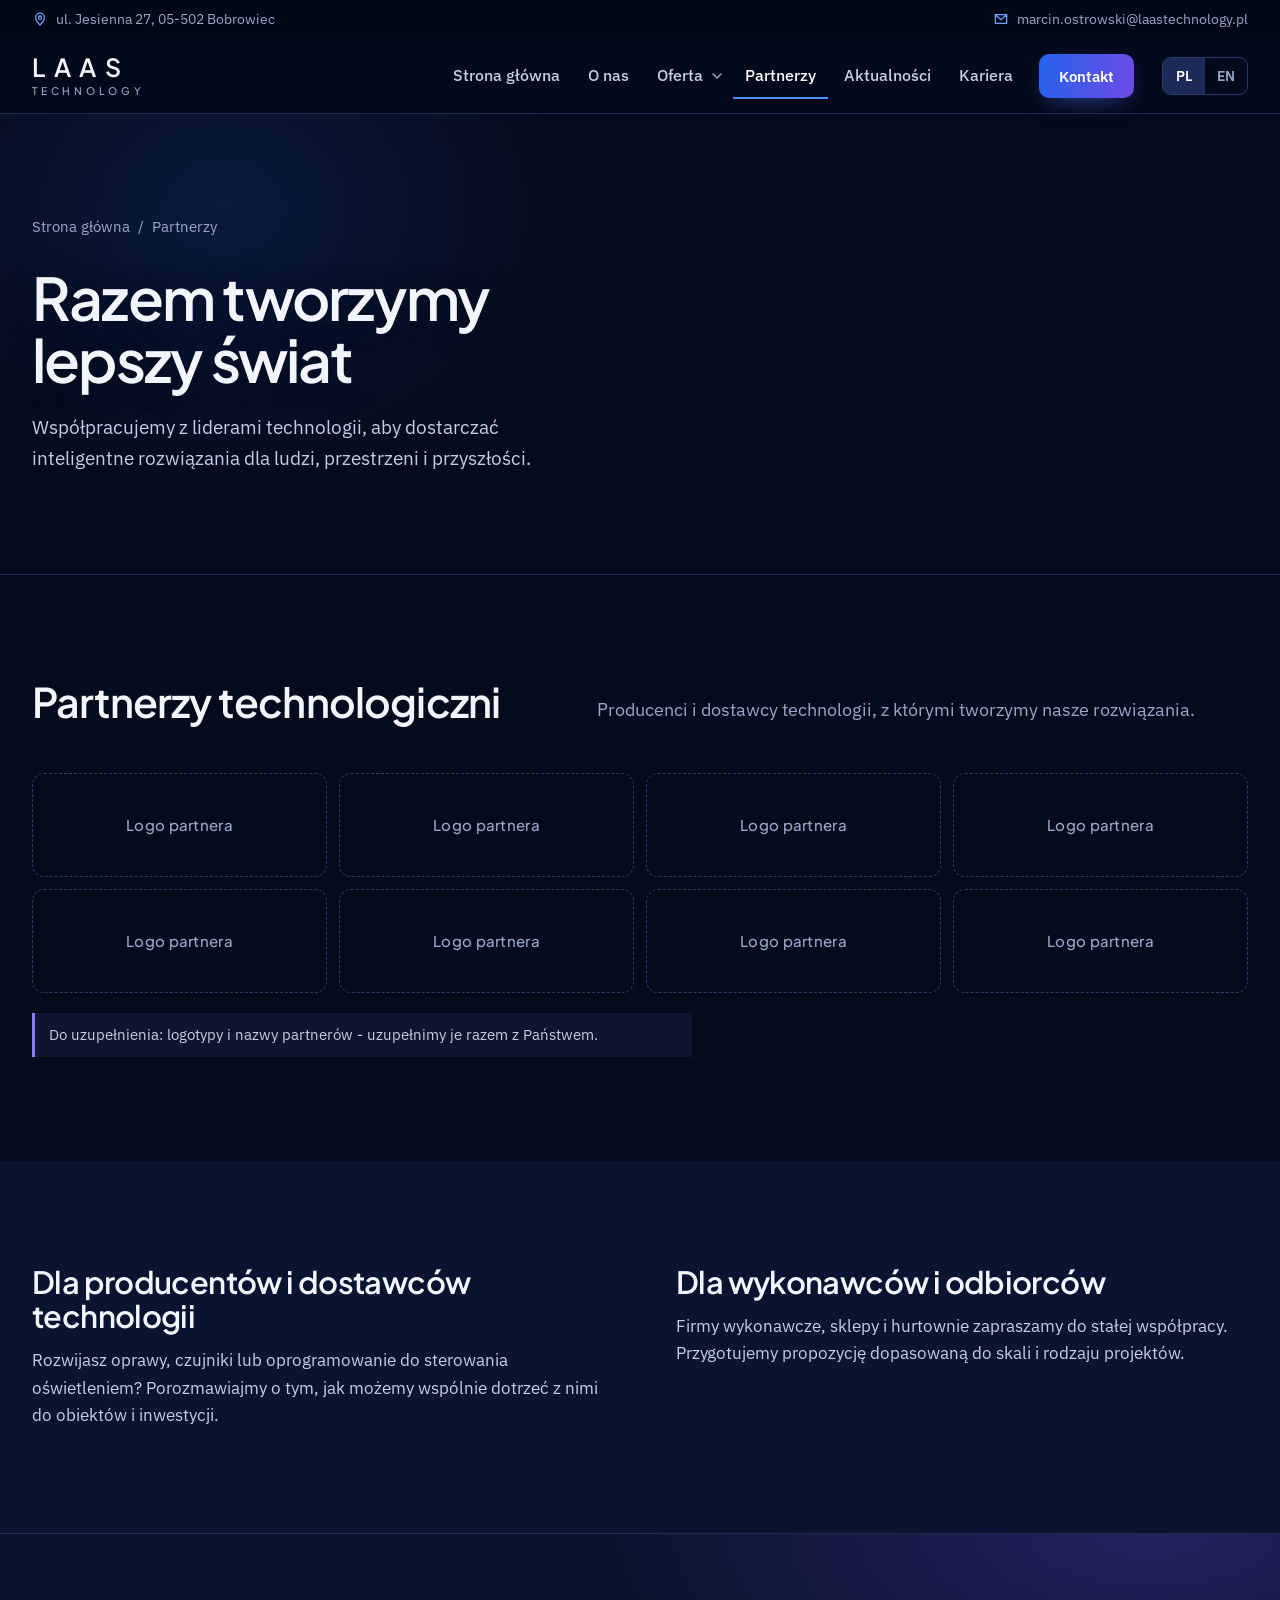
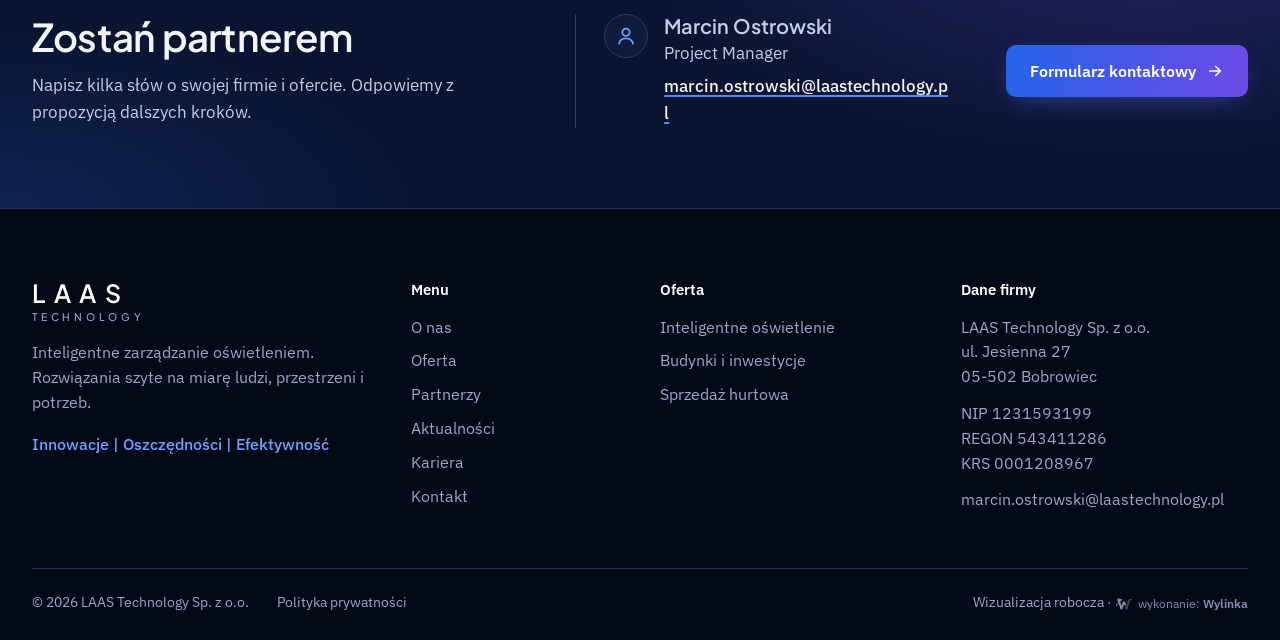
<file: partnerzy.html>
<!doctype html>
<html lang="pl" data-title-pl="Partnerzy - LAAS Technology" data-title-en="Partners - LAAS Technology">
<head>
<meta charset="utf-8">
<meta name="viewport" content="width=device-width, initial-scale=1, viewport-fit=cover">
<meta name="robots" content="noindex, nofollow">
<title>Partnerzy - LAAS Technology</title>
<meta name="description" content="Partnerzy LAAS Technology - razem tworzymy lepszy świat.">
<meta name="theme-color" content="#050B1C">
<meta name="color-scheme" content="dark">
<link rel="icon" href="data:image/svg+xml,%3Csvg xmlns='http://www.w3.org/2000/svg' viewBox='0 0 40 40'%3E%3Cdefs%3E%3ClinearGradient id='g' x1='0' x2='1'%3E%3Cstop offset='0' stop-color='%233D8BFF'/%3E%3Cstop offset='1' stop-color='%238C7CFF'/%3E%3C/linearGradient%3E%3C/defs%3E%3Crect width='40' height='40' rx='8' fill='%23050B1C'/%3E%3Cpath d='M12 9v20h16' fill='none' stroke='url(%23g)' stroke-width='4.5' stroke-linecap='round' stroke-linejoin='round'/%3E%3C/svg%3E">
<link rel="preconnect" href="https://fonts.googleapis.com">
<link rel="preconnect" href="https://fonts.gstatic.com" crossorigin>
<link href="https://fonts.googleapis.com/css2?family=Plus+Jakarta+Sans:wght@500;600;700&family=IBM+Plex+Sans:wght@400;500;600&display=swap" rel="stylesheet">
<link rel="stylesheet" href="style.css?v=8">
<script>try{if((new URLSearchParams(location.search).get('lang')||localStorage.getItem('laas-lang'))==='en')document.documentElement.classList.add('is-en')}catch(e){}</script>
</head>
<body>
<!-- Wizualizacja robocza (koncepcja) strony LAAS Technology Sp. z o.o. Kolorystyka i grafiki wg materiałów przesłanych przez klienta. Treści do potwierdzenia z klientem; nie podajemy niesprawdzonych liczb, marek ani referencji. -->
<svg width="0" height="0" style="position:absolute" aria-hidden="true">
  <symbol id="i-arr" viewBox="0 0 24 24"><path fill="none" stroke="currentColor" stroke-width="2.2" stroke-linecap="round" stroke-linejoin="round" d="M5 12h13M13 6l6 6-6 6"/></symbol>
  <symbol id="i-mail" viewBox="0 0 24 24"><path fill="none" stroke="currentColor" stroke-width="1.9" stroke-linejoin="round" d="M3.5 5.5h17v13h-17zM3.8 6l8.2 7 8.2-7"/></symbol>
  <symbol id="i-pin" viewBox="0 0 24 24"><path fill="none" stroke="currentColor" stroke-width="1.9" d="M12 21s-6.5-6.2-6.5-11.2a6.5 6.5 0 0 1 13 0C18.5 14.8 12 21 12 21Z"/><circle cx="12" cy="9.8" r="2.3" fill="none" stroke="currentColor" stroke-width="1.9"/></symbol>
  <symbol id="i-down" viewBox="0 0 24 24"><path fill="none" stroke="currentColor" stroke-width="2.2" stroke-linecap="round" stroke-linejoin="round" d="M6 9l6 6 6-6"/></symbol>
  <symbol id="i-user" viewBox="0 0 24 24"><circle cx="12" cy="8" r="4" fill="none" stroke="currentColor" stroke-width="1.9"/><path d="M4 21c1-4.4 4.2-6.5 8-6.5s7 2.1 8 6.5" fill="none" stroke="currentColor" stroke-width="1.9" stroke-linecap="round"/></symbol>
</svg>
<div class="topbar"><div class="wrap topbar-in">
  <span><svg aria-hidden="true"><use href="#i-pin"/></svg>ul. Jesienna 27, 05-502 Bobrowiec</span>
  <a href="mailto:marcin.ostrowski@laastechnology.pl"><svg aria-hidden="true"><use href="#i-mail"/></svg>marcin.ostrowski@laastechnology.pl</a>
</div></div>
<header class="top" id="top">
  <div class="wrap top-in">
    <a class="brand" href="index.html" aria-label="LAAS Technology - strona główna"><span class="wm"><b>LAAS</b><span>Technology</span></span></a>
    <nav class="nav" id="nav" aria-label="Menu główne"><ul><li><a href="index.html" data-en="Home">Strona główna</a></li><li><a href="o-nas.html" data-en="About us">O nas</a></li><li class="has-sub"><a href="oferta.html" data-en="Solutions">Oferta</a><button class="sub-t" type="button" aria-label="Rozwiń ofertę" data-en-al="Expand"><svg aria-hidden="true"><use href="#i-down"/></svg></button><ul class="sub"><li><a href="oferta-energia.html" data-en="Smart lighting">Inteligentne oświetlenie</a></li><li><a href="oferta-inwestycje.html" data-en="Buildings and projects">Budynki i inwestycje</a></li><li><a href="oferta-hurt.html" data-en="Wholesale">Sprzedaż hurtowa</a></li></ul></li><li><a href="partnerzy.html" aria-current="page" data-en="Partners">Partnerzy</a></li><li><a href="aktualnosci.html" data-en="News">Aktualności</a></li><li><a href="kariera.html" data-en="Careers">Kariera</a></li><li class="nav-k"><a class="btn btn-s" href="kontakt.html" data-en="Contact">Kontakt</a></li></ul></nav>
    <div class="lang" role="group" aria-label="Język / Language"><button type="button" data-l="pl" aria-pressed="true">PL</button><button type="button" data-l="en" aria-pressed="false">EN</button></div>
    <button class="burger" id="burger" type="button" aria-label="Otwórz menu" aria-expanded="false" aria-controls="nav"><span></span><span></span><span></span></button>
  </div>
</header>
<main id="main">
<section class="phead phead-img">
  <figure class="phead-ph" style="--pos:30% 50%"><picture><source media="(max-width:999px)" srcset="img/laas-razem-m-480.webp 480w, img/laas-razem-m-750.webp 750w" sizes="100vw"><img src="img/laas-razem-1156.webp" srcset="img/laas-razem-480.webp 480w, img/laas-razem-720.webp 720w, img/laas-razem-1156.webp 1156w" sizes="(max-width:999px) 100vw, 62vw" alt="Uścisk dłoni człowieka i cyfrowej dłoni z punktów światła na tle nocnego miasta" data-en-alt="A handshake between a human hand and a digital hand made of light points, against a night city" width="1156" height="495" fetchpriority="high"></picture></figure>
  <div class="wrap phead-w">
    <p class="crumb"><a href="index.html" data-en="Home">Strona główna</a><span aria-hidden="true">/</span><span data-en="Partners">Partnerzy</span></p>
    <div class="phead-g">
      <h1 data-en="Together we create a better world">Razem tworzymy lepszy świat</h1>
      <p class="lead" data-en="We work with technology leaders to deliver smart solutions for people, spaces and the future.">Współpracujemy z liderami technologii, aby dostarczać inteligentne rozwiązania dla ludzi, przestrzeni i przyszłości.</p>
    </div>
  </div>
</section>
<section class="sec">
  <div class="wrap">
    <div class="sec-h">
      <h2 data-en="Technology partners">Partnerzy technologiczni</h2>
      <p data-en="The manufacturers and technology suppliers we build our solutions with.">Producenci i dostawcy technologii, z którymi tworzymy nasze rozwiązania.</p>
    </div>
    <ul class="logos logos-8"><li data-en="Partner logo">Logo partnera</li><li data-en="Partner logo">Logo partnera</li><li data-en="Partner logo">Logo partnera</li><li data-en="Partner logo">Logo partnera</li><li data-en="Partner logo">Logo partnera</li><li data-en="Partner logo">Logo partnera</li><li data-en="Partner logo">Logo partnera</li><li data-en="Partner logo">Logo partnera</li></ul>
    <p class="todo" data-en="To be completed: partner logos and names - to be filled in together with you.">Do uzupełnienia: logotypy i nazwy partnerów - uzupełnimy je razem z Państwem.</p>
  </div>
</section>
<section class="sec sec-g">
  <div class="wrap two">
    <div class="blk">
      <h2 data-en="For manufacturers and technology suppliers">Dla producentów i dostawców technologii</h2>
      <p data-en="Do you develop luminaires, sensors or lighting control software? Let’s talk about how we can bring them to buildings and projects together.">Rozwijasz oprawy, czujniki lub oprogramowanie do sterowania oświetleniem? Porozmawiajmy o tym, jak możemy wspólnie dotrzeć z nimi do obiektów i inwestycji.</p>
    </div>
    <div class="blk">
      <h2 data-en="For contractors and buyers">Dla wykonawców i odbiorców</h2>
      <p data-en="We invite contractors, shops and wholesalers to work with us on a regular basis. We will prepare a proposal suited to the size and type of your projects.">Firmy wykonawcze, sklepy i hurtownie zapraszamy do stałej współpracy. Przygotujemy propozycję dopasowaną do skali i rodzaju projektów.</p>
    </div>
  </div>
</section>
<section class="cta">
  <div class="wrap cta-in">
    <div>
      <h2 data-en="Become a partner">Zostań partnerem</h2>
      <p data-en="Write a few words about your company and products. We will reply with suggested next steps.">Napisz kilka słów o swojej firmie i ofercie. Odpowiemy z propozycją dalszych kroków.</p>
    </div>
    <div class="person">
      <svg class="person-i" aria-hidden="true"><use href="#i-user"/></svg>
      <div>
        <p class="person-n">Marcin Ostrowski</p>
        <p class="person-r">Project Manager</p>
        <a href="mailto:marcin.ostrowski@laastechnology.pl">marcin.ostrowski@laastechnology.pl</a>
      </div>
    </div>
    <a class="btn" href="kontakt.html"><span data-en="Contact form">Formularz kontaktowy</span><svg class="ic" aria-hidden="true"><use href="#i-arr"/></svg></a>
  </div>
</section>
</main>
<footer class="foot">
  <div class="wrap foot-in">
    <div class="foot-a">
      <a class="brand brand-w" href="index.html" aria-label="LAAS Technology - strona główna"><span class="wm"><b>LAAS</b><span>Technology</span></span></a>
      <p data-en="Smart lighting management. Solutions tailored to people, spaces and needs.">Inteligentne zarządzanie oświetleniem. Rozwiązania szyte na miarę ludzi, przestrzeni i potrzeb.</p>
      <p class="foot-slog">Innowacje | Oszczędności | Efektywność</p>
    </div>
    <div><h2 data-en="Menu">Menu</h2><ul><li><a href="o-nas.html" data-en="About us">O nas</a></li><li><a href="oferta.html" data-en="Solutions">Oferta</a></li><li><a href="partnerzy.html" data-en="Partners">Partnerzy</a></li><li><a href="aktualnosci.html" data-en="News">Aktualności</a></li><li><a href="kariera.html" data-en="Careers">Kariera</a></li><li><a href="kontakt.html" data-en="Contact">Kontakt</a></li></ul></div>
    <div><h2 data-en="Solutions">Oferta</h2><ul><li><a href="oferta-energia.html" data-en="Smart lighting">Inteligentne oświetlenie</a></li><li><a href="oferta-inwestycje.html" data-en="Buildings and projects">Budynki i inwestycje</a></li><li><a href="oferta-hurt.html" data-en="Wholesale">Sprzedaż hurtowa</a></li></ul></div>
    <div class="foot-d"><h2 data-en="Company details">Dane firmy</h2>
      <p>LAAS Technology Sp. z o.o.<br>ul. Jesienna 27<br>05-502 Bobrowiec</p>
      <p>NIP 1231593199<br>REGON 543411286<br>KRS 0001208967</p>
      <p><a href="mailto:marcin.ostrowski@laastechnology.pl">marcin.ostrowski@laastechnology.pl</a></p>
    </div>
  </div>
  <div class="wrap foot-b">
    <span>&copy; 2026 LAAS Technology Sp. z o.o.</span>
    <a href="#" data-en="Privacy policy">Polityka prywatności</a>
    <span class="foot-w"><span data-en="Working draft">Wizualizacja robocza</span> · <a class="wylinka-badge" href="https://wylinka.pl/?utm_source=laastechnology.pl&amp;utm_medium=stopka&amp;utm_campaign=wykonanie" rel="noopener" title="Strona wykonana przez Wylinka"><svg viewBox="0 0 64 64" aria-hidden="true" focusable="false" fill="currentColor"><path d="M9.8 22.8l-1.2-7.9 2.2-3.7 15.5 4.6-.5 1.5-7.2 5.5 4.7 15.6 5-15.6 7 0 4.1 12.7-4.2-.9-2.6 1.8-.8-2.2-5.3 15.6-4.3 0 .4 .2-2.1 2.8-1.3-1.1 1.1-1.4-3.1 .2-.1-1.7 2.2-.1-5.7-16.5-4.8 .6-.8 3.1 0 .5-.3 .5 .8 2.2-1.6 .5-.4-1.3-.8 1.6-1.5-.8 .8-1.6-1.4 .6-.6-1.6 2.3-.8 .2-.4 1.3-4.8 5.9-.8-2.4-6.9zM15.2 13.7l-.1-.4-.4 .8-.1 .8 .1 1 .1 .4 .3 .7 .3-.9 .1-.7 0-.8z"/><path class="wy-pod" d="M37.1 49.8l-4.5-13.3 2.6-1.8 4.2 .9 .9 2.8 3-9.7 0-.5 .1-.8 3.2-8.4 .5-1 .6-1 .9-1.1 1.3-1 1.1-.7 1.4-.5 1.4-.3 .7 0 .9 0 1.2 .3 1.4 .6 .8 .5 .7 .7 .6 .7 .5 .9 .3 .9 .1 .9 0 .8-.2 .9-.5 .9-.5 .6-.7 .5-.7 .3-.1-.1 0-.1 .5-.5 .3-.7 .2-.5 0-.6-.1-.6-.3-.7-.4-.5-.4-.4-.5-.3-.6-.3-.7 0-.7 .1-.6 .1-.5 .4-.5 .5-.3 .5-.2 .7-.1 1.5-1.4 5.1-.8 3.3-.3 .7-.5 .7-6 17.5 1.9 .1-.1 1.7-3.1-.2 1.1 1.4-1.3 1.1-2.1-2.8 .4-.2z"/><path class="wy-old" d="M40.8 50l.4-.2-4.1 0-4.2-12.5 2.5-1.7 4.3 .9 .6 1.9 .6-1.6 0-.3 2.4-7.8 0-.5 .1-.8 3.2-8.4 .4-.8 .6-.9 .9-1.2 .9-.9 1.3-.8 1.4-.6 1.2-.3 1.4-.1 1.3 .1 .6 .2 .8 .3 1.1 .6 .9 .7 .7 .9 .5 .9 .3 .9 .1 1.1-.1 .9-.3 .9-.4 .7-.6 .7-.6 .4-.6 .2-.1-.1 0-.1 .5-.5 .3-.7 .2-.5 0-.5-.1-.6-.2-.6-.3-.5-.4-.5-.5-.3-.6-.3-.7-.1-.6 0-.6 .1-.6 .3-.6 .5-.3 .4-.2 .5-.1 .5-.1 1.5-1.4 5.1-.8 3.3-.3 .7-.5 .7-6 17.5 1.9 .1-.1 1.7-3.1-.2 1.1 1.4-1.3 1.1zM49.6 17.1l.6 1.7-1.5 1.9 .4 .4 1.8-2.1-.7-2.1zM48.1 28.3l.5 1.8-1.7 1.8 .4 .4 1.9-2-.6-2.2zM37.9 41.7l1.7-1.5-.4-.4-1.7 1.4zM42.6 38.7l-1.5 2.8 1.1 2-1.3 2.6 .5 .2 1.5-2.8-1.1-2 1.4-2.5z"/></svg><span data-en="design: &lt;b&gt;Wylinka&lt;/b&gt;">wykonanie: <b>Wylinka</b></span></a></span>
  </div>
</footer>
<div class="mob" id="mob"><a class="btn" href="kontakt.html" data-en="Send an enquiry">Wyślij zapytanie</a></div>
<script src="app.js?v=8"></script>
</body>
</html>
</file>
<file: style.css>
/* LAAS Technology - wizualizacja robocza (Wylinka), v2: nocne miasto wg grafik klienta */
:root{
  --bg:#050B1C;--bg2:#0A1430;--bg3:#0F1B3A;--bg0:#030816;
  --ink:#F2F5FC;--tx:#C5CEE4;--mu:#9AA7C9;--ln:#1E2B50;--ln2:#2B3B68;
  --acc:#4C8DFF;--acc2:#6EA2FF;--vio:#8C7CFF;
  --grad:linear-gradient(100deg,#2563EB 0%,#6D4AE6 100%);
  --grad-h:linear-gradient(100deg,#1D55D6 0%,#5E3CD9 100%);
  --r:14px;
  --tb:38px;--hh:76px;--g:32px;
  --fh:"Plus Jakarta Sans",system-ui,sans-serif;--fb:"IBM Plex Sans",system-ui,sans-serif;
  color-scheme:dark;
}
*,*::before,*::after{box-sizing:border-box}
html{-webkit-text-size-adjust:100%;scroll-padding-top:calc(var(--hh) + 12px);background:var(--bg)}
body{margin:0;background:var(--bg);color:var(--tx);font:400 17px/1.6 var(--fb);-webkit-font-smoothing:antialiased;overflow-x:clip}
img{display:block;max-width:100%;height:auto}
a{color:inherit}
h1,h2,h3{font-family:var(--fh);color:var(--ink);font-weight:600;line-height:1.12;letter-spacing:-.02em;margin:0}
p{margin:0}
.wrap{width:min(1240px,100% - 2*var(--g));margin-inline:auto}
.ic{width:18px;height:18px;flex:none}
:focus-visible{outline:3px solid var(--acc2);outline-offset:2px}
::selection{background:#2563EB;color:#fff}

/* przyciski */
.btn{display:inline-flex;align-items:center;justify-content:center;gap:10px;min-height:52px;padding:0 24px;background:var(--grad);color:#fff;font:600 16px/1 var(--fb);text-decoration:none;border:0;border-radius:10px;cursor:pointer;box-shadow:0 8px 24px -10px rgba(76,110,255,.65);transition:box-shadow .2s,filter .2s}
.btn:hover{background:var(--grad-h);box-shadow:0 10px 30px -10px rgba(110,120,255,.85)}
.btn .ic{transition:transform .15s}
.btn:hover .ic{transform:translateX(3px)}
.btn-o{background:transparent;color:var(--ink);box-shadow:inset 0 0 0 1.5px rgba(200,212,240,.45)}
.btn-o:hover{background:rgba(255,255,255,.06);box-shadow:inset 0 0 0 1.5px rgba(220,228,250,.8)}
.btn-s{min-height:44px;padding:0 20px;font-size:15px}
.more{display:inline-flex;align-items:center;gap:8px;font-weight:600;text-decoration:none;color:var(--ink);border-bottom:2px solid var(--acc);padding-bottom:2px}
.more:hover{color:var(--acc2)}
.more:hover .ic{transform:translateX(3px)}
.more .ic{transition:transform .15s}

/* pasek górny + nagłówek */
.topbar{background:var(--bg0);color:var(--mu);font-size:14px;height:var(--tb)}
.topbar-in{display:flex;align-items:center;justify-content:space-between;height:100%}
.topbar span,.topbar a{display:inline-flex;align-items:center;gap:8px;text-decoration:none}
.topbar a:hover{color:#fff}
.topbar svg{width:16px;height:16px;color:var(--acc2)}
.top{position:sticky;top:0;z-index:50;background:rgba(5,11,28,.92);-webkit-backdrop-filter:blur(14px);backdrop-filter:blur(14px);box-shadow:inset 0 -1px 0 var(--ln)}
.top-in{display:flex;align-items:center;gap:28px;height:var(--hh)}
.brand{display:inline-flex;align-items:center;text-decoration:none;color:var(--ink);flex:none}
.wm{display:flex;flex-direction:column;line-height:1}
.wm b{font:600 25px/1 var(--fh);letter-spacing:.34em;margin-right:-.34em}
.wm span{font:500 10.5px/1 var(--fh);letter-spacing:.36em;text-transform:uppercase;color:var(--mu);margin-top:6px}
.brand-w,.brand-w .wm b{color:#fff}
.nav{margin-left:auto}
.nav ul{list-style:none;margin:0;padding:0}
.nav>ul{display:flex;align-items:center;gap:4px}
.nav>ul>li{position:relative}
.nav>ul>li>a:not(.btn){display:block;padding:10px 12px;font-weight:500;font-size:16px;text-decoration:none;color:var(--tx);white-space:nowrap}
.nav>ul>li>a:not(.btn):hover{color:#fff;box-shadow:inset 0 -2px 0 var(--acc)}
.nav a[aria-current="page"]:not(.btn){color:#fff;box-shadow:inset 0 -2px 0 var(--acc)}
.nav-k{margin-left:10px}
.has-sub{display:flex;align-items:center}
.has-sub>a{padding-right:2px!important}
.sub-t{background:none;border:0;padding:6px 4px;cursor:pointer;color:var(--mu)}
.sub-t svg{width:16px;height:16px;display:block}
.sub{position:absolute;top:100%;left:0;min-width:290px;background:#0C1633;border:1px solid var(--ln2);border-radius:12px;padding:8px 0;box-shadow:0 18px 40px rgba(0,0,0,.45);opacity:0;visibility:hidden;transform:translateY(6px);transition:opacity .15s,transform .15s,visibility .15s}
.has-sub:hover .sub,.has-sub:focus-within .sub{opacity:1;visibility:visible;transform:none}
.sub a{display:block;padding:11px 20px;text-decoration:none;font-size:15.5px;color:var(--tx)}
.sub a:hover,.sub a[aria-current="page"]{background:#14224A;color:#fff}
.lang{display:flex;border:1px solid var(--ln2);border-radius:9px;overflow:hidden;flex:none}
.lang button{background:transparent;border:0;min-width:42px;height:36px;font:600 14px/1 var(--fb);color:var(--mu);cursor:pointer}
.lang button[aria-pressed="true"]{background:#1B2A57;color:#fff}
.burger{display:none}

/* hero */
.hero{position:relative;display:grid;grid-template-columns:minmax(0,1fr) minmax(0,1.12fr);min-height:calc(100svh - var(--tb) - var(--hh));background:var(--bg);overflow:hidden}
.hero::before{content:"";position:absolute;left:-10%;top:-30%;width:60%;height:90%;background:radial-gradient(closest-side,rgba(37,99,235,.20),transparent);pointer-events:none}
.hero-txt{position:relative;z-index:1;display:flex;flex-direction:column;justify-content:center;padding:56px 40px 48px max(var(--g),(100vw - 1240px)/2)}
.hero-loc{display:flex;align-items:center;gap:8px;color:var(--mu);font-size:16px;margin-bottom:22px}
.hero-loc svg{width:18px;height:18px;color:var(--acc2)}
.hero h1{font-size:clamp(40px,4.4vw,66px);line-height:1.05;letter-spacing:-.03em;max-width:12ch;font-weight:600}
.hero .lead{font-size:19px;color:var(--tx);max-width:28em;margin-top:24px}
.hero-cta{display:flex;flex-wrap:wrap;gap:12px;margin-top:34px}
.hero-slog{margin-top:auto;padding-top:22px;border-top:1px solid var(--ln);font:500 15px/1.3 var(--fh);letter-spacing:.06em;color:var(--tx);max-width:560px}
.hero-slog i{font-style:normal;color:var(--acc2);padding:0 8px}
.hero-txt>.hero-loc{margin-top:auto}
.hero-ph{position:relative;margin:0 0 0 -60px;align-self:stretch;width:calc(100% + 60px);min-height:320px;-webkit-mask-image:linear-gradient(90deg,transparent 0,#000 30%);mask-image:linear-gradient(90deg,transparent 0,#000 30%)}
.hero-ph img{position:absolute;inset:0;width:100%;height:100%;object-fit:cover;object-position:38% 50%}

/* sekcje */
.sec{padding:104px 0}
.sec-tight{padding:72px 0 96px}
.sec-g{background:var(--bg2)}
.sec-t{border-top:1px solid var(--ln)}
.sec-t+.sec-t{padding-top:88px}
.sec-h{display:grid;grid-template-columns:minmax(0,1fr) minmax(0,1.3fr);gap:24px 64px;align-items:end;margin-bottom:48px}
.sec-h h2{font-size:clamp(32px,3.2vw,46px)}
.sec-h p{color:var(--mu);font-size:18px;max-width:40em}
.sec-h-row{display:flex;justify-content:space-between;align-items:baseline;gap:20px}

.tiles{display:grid;grid-template-columns:repeat(3,minmax(0,1fr));gap:40px}
.tile-ph{display:block;overflow:hidden;aspect-ratio:4/3;background:var(--bg3);margin-bottom:22px;border-radius:var(--r);box-shadow:0 0 0 1px var(--ln)}
.tile-ph img{width:100%;height:100%;object-fit:cover;transition:transform .5s ease}
.tile:hover .tile-ph img{transform:scale(1.04)}
.tile h3{font-size:25px;margin-bottom:10px}
.tile h3 a{text-decoration:none}
.tile h3 a:hover{color:var(--acc2)}
.tile p{color:var(--tx);margin-bottom:18px}

.pils{display:grid;grid-template-columns:minmax(0,1fr) minmax(0,1.15fr);gap:72px;align-items:start}
.pils-h h2{font-size:clamp(32px,3.2vw,46px);margin-bottom:18px}
.pils-h p{color:var(--mu);font-size:18px}
.pils-ph{margin:36px 0 0;aspect-ratio:3/2;overflow:hidden;border-radius:var(--r)}
.pils-ph img{width:100%;height:100%;object-fit:cover}
.pil{padding:30px 0;border-top:1px solid var(--ln2)}
.pil:first-child{border-top:2px solid var(--acc);padding-top:28px}
.pil h3{font-size:26px;margin-bottom:10px}
.pil p{color:var(--tx);max-width:36em}

.split{display:grid;grid-template-columns:minmax(0,1fr) minmax(0,1fr);gap:72px;align-items:center}
.split-ph{margin:0;aspect-ratio:4/3;overflow:hidden;border-radius:var(--r)}
.split-ph img{width:100%;height:100%;object-fit:cover}
.split-ph-t{aspect-ratio:4/5}
.split-t h2{font-size:clamp(30px,3vw,42px);margin-bottom:20px}
.split-t h2:not(:first-child){margin-top:44px}
.split-t p+p{margin-top:16px}
.split-t>p{color:var(--tx)}
.split-t>p a{color:var(--ink);text-decoration-color:var(--acc);text-underline-offset:3px;word-break:break-word}
.steps{list-style:none;margin:0 0 30px;padding:0}
.steps li{padding:17px 0;border-top:1px solid var(--ln)}
.steps li:last-child{border-bottom:1px solid var(--ln)}
.steps b{color:var(--ink);font-weight:600}
.steps span span{color:var(--tx)}

.news{display:grid;grid-template-columns:repeat(2,minmax(0,1fr));gap:48px}
.news-i{padding-top:22px;border-top:2px solid var(--acc)}
.news-i time{display:block;color:var(--mu);font-size:15px;margin-bottom:10px}
.news-i h3{font-size:24px;margin-bottom:10px}
.news-i p{color:var(--tx)}
.news-l{grid-template-columns:minmax(0,1fr);max-width:820px;gap:44px}

.logos{list-style:none;margin:0;padding:0;display:grid;grid-template-columns:repeat(6,minmax(0,1fr));gap:12px}
.logos li{display:flex;align-items:center;justify-content:center;height:104px;border:1px dashed var(--ln2);border-radius:12px;color:var(--mu);font:500 15px/1 var(--fh);letter-spacing:.02em}
.logos-8{grid-template-columns:repeat(4,minmax(0,1fr))}
.note{margin-top:18px;color:var(--mu);font-size:15px}
.todo{margin-top:20px;padding:10px 14px;border-left:3px solid var(--vio);background:rgba(140,124,255,.08);color:var(--tx);font-size:15px;max-width:44em}

/* CTA */
.cta{background:radial-gradient(ellipse 60% 120% at 90% 0%,rgba(109,74,230,.26),transparent 70%),radial-gradient(ellipse 50% 100% at 0% 100%,rgba(37,99,235,.18),transparent 70%),var(--bg2);border-top:1px solid var(--ln);padding:80px 0}
.cta-in{display:grid;grid-template-columns:minmax(0,1.3fr) minmax(0,1fr) auto;gap:40px 56px;align-items:center}
.cta h2{font-size:clamp(30px,3vw,42px);margin-bottom:14px}
.cta p{color:var(--tx);max-width:36em}
.person{display:flex;gap:16px;align-items:flex-start;padding-left:28px;border-left:1px solid var(--ln2)}
.person-i{width:44px;height:44px;flex:none;color:var(--acc2);background:var(--bg3);padding:10px;border:1px solid var(--ln2);border-radius:50%}
.person-n{font:600 20px/1.2 var(--fh);color:var(--ink)}
.person-r{color:var(--mu);margin:2px 0 6px}
.person a,.det-k a,.kon-mail{color:var(--ink);font-weight:500;word-break:break-word;text-decoration-color:var(--acc);text-underline-offset:3px;text-decoration-thickness:2px}

/* nagłówek podstrony */
.phead{padding:56px 0 64px;border-bottom:1px solid var(--ln)}
.crumb{display:flex;flex-wrap:wrap;gap:8px;color:var(--mu);font-size:15px;margin-bottom:28px}
.crumb a{text-decoration:none}
.crumb a:hover{text-decoration:underline;color:#fff}
.phead-g{display:grid;grid-template-columns:minmax(0,1fr) minmax(0,1.15fr);gap:24px 72px;align-items:end}
.phead h1{font-size:clamp(40px,4.6vw,66px);line-height:1.05;letter-spacing:-.03em}
.phead .lead{font-size:19px;color:var(--tx)}
.phead-img{position:relative;display:flex;align-items:center;min-height:clamp(420px,36vw,540px);padding:64px 0;overflow:hidden}
.phead-img::before{content:"";position:absolute;left:-10%;top:-40%;width:55%;height:120%;background:radial-gradient(closest-side,rgba(37,99,235,.16),transparent);pointer-events:none}
.phead-ph{position:absolute;top:0;right:0;bottom:0;width:62%;margin:0;-webkit-mask-image:linear-gradient(90deg,transparent 0,#000 42%);mask-image:linear-gradient(90deg,transparent 0,#000 42%)}
.phead-ph img{width:100%;height:100%;object-fit:cover;object-position:var(--pos,50% 50%)}
.phead-w{position:relative;z-index:1}
.phead-img .phead-g{grid-template-columns:minmax(0,1fr);max-width:600px;gap:22px}
.phead-img h1{text-shadow:0 2px 24px rgba(5,11,28,.6)}

/* oferta - wiersze */
.rows{display:grid;gap:88px}
.row{display:grid;grid-template-columns:minmax(0,1.1fr) minmax(0,1fr);gap:64px;align-items:center}
.row:nth-child(even) .row-ph{order:2}
.row-ph{display:block;aspect-ratio:3/2;overflow:hidden;border-radius:var(--r);box-shadow:0 0 0 1px var(--ln)}
.row-ph img{width:100%;height:100%;object-fit:cover;transition:transform .5s ease}
.row:hover .row-ph img{transform:scale(1.03)}
.row h2{font-size:clamp(28px,2.8vw,38px);margin-bottom:16px}
.row h2 a{text-decoration:none}
.row h2 a:hover{color:var(--acc2)}
.row p{color:var(--tx)}
.ticks{list-style:none;margin:22px 0 28px;padding:0}
.ticks li{position:relative;padding:9px 0 9px 26px;border-top:1px solid var(--ln)}
.ticks li::before{content:"";position:absolute;left:0;top:20px;width:12px;height:2px;background:var(--acc2)}

/* szczegóły oferty */
.det{display:grid;grid-template-columns:minmax(0,1fr) 340px;gap:80px;align-items:start}
.blk+.blk{margin-top:52px}
.blk h2{font-size:clamp(26px,2.4vw,34px);margin-bottom:14px}
.blk p{max-width:42em}
.det-a{position:sticky;top:calc(var(--hh) + 32px);border-top:2px solid var(--acc);padding-top:22px}
.det-a h2{font-size:20px;margin-bottom:10px}
.det-a ul{list-style:none;margin:0 0 30px;padding:0}
.det-a li a{display:block;padding:12px 0;border-bottom:1px solid var(--ln);text-decoration:none;font-weight:500;transition:padding .15s}
.det-a li a:hover{color:#fff;box-shadow:inset 3px 0 0 var(--acc);padding-left:12px}
.det-k{background:var(--bg3);border:1px solid var(--ln);border-radius:var(--r);padding:24px}
.det-k>p:first-child{color:var(--mu);font-size:15px;margin-bottom:10px}
.two{display:grid;grid-template-columns:repeat(2,minmax(0,1fr));gap:72px}
.two .blk+.blk{margin-top:0}

/* dane rejestrowe */
.reg-w h2{font-size:clamp(28px,2.8vw,38px);margin-bottom:28px}
.reg{margin:0;border-top:2px solid var(--acc);max-width:960px}
.reg-r{display:grid;grid-template-columns:260px minmax(0,1fr);gap:8px 32px;padding:15px 0;border-bottom:1px solid var(--ln)}
.reg dt{color:var(--mu)}
.reg dd{margin:0;color:var(--ink);font-weight:500}

/* kontakt */
.kon{display:grid;grid-template-columns:minmax(0,.8fr) minmax(0,1.2fr);gap:80px;align-items:start}
.kon-b{padding:24px 0;border-top:1px solid var(--ln)}
.kon-b:first-child{border-top:2px solid var(--acc)}
.kon-b h2{font-size:16px;color:var(--mu);font-weight:600;margin-bottom:10px;font-family:var(--fb);letter-spacing:0}
.kon-b p+p{margin-top:10px}
.kon-mail{display:inline-flex;align-items:center;gap:8px}
.kon-mail svg{width:18px;height:18px;flex:none;color:var(--acc2)}
.form{background:var(--bg3);border:1px solid var(--ln);border-radius:18px;padding:40px;display:grid;gap:18px}
.form h2{font-size:30px;margin-bottom:4px}
.f-g{display:grid;grid-template-columns:repeat(2,minmax(0,1fr));gap:18px}
.form label{display:grid;gap:7px;font-size:15px;font-weight:500;color:var(--ink);min-width:0}
.form input,.form select,.form textarea{width:100%;font:400 16px/1.4 var(--fb);color:var(--ink);background:#081129;border:1px solid var(--ln2);border-radius:10px;padding:13px 14px;min-width:0}
.form input::placeholder,.form textarea::placeholder{color:#7F8CB0}
.form textarea{resize:vertical}
.form input:focus,.form select:focus,.form textarea:focus{outline:2px solid var(--acc);outline-offset:-1px}
.form .chk{display:flex;gap:12px;align-items:flex-start;font-weight:400;color:var(--tx)}
.chk input{width:20px;height:20px;margin:2px 0 0;flex:none;accent-color:#2563EB}
.form .btn{justify-self:start}
.form-msg{padding:14px 16px;background:#081129;border-left:3px solid var(--vio);border-radius:6px;color:var(--ink)}

/* stopka */
.foot{background:var(--bg0);color:var(--mu);padding:72px 0 0;font-size:15.5px;border-top:1px solid var(--ln)}
.foot-in{display:grid;grid-template-columns:1.3fr .8fr 1fr 1.1fr;gap:40px}
.foot h2{font:600 15px/1.2 var(--fb);color:#fff;margin-bottom:16px;letter-spacing:0}
.foot ul{list-style:none;margin:0;padding:0;display:grid;gap:9px}
.foot a{text-decoration:none}
.foot a:hover{color:#fff;text-decoration:underline}
.foot-a p{margin-top:18px;max-width:22em}
.foot-slog{color:var(--acc2);font-weight:500}
.foot-d p+p{margin-top:12px}
.foot-d a{word-break:break-word}
.foot-b{display:flex;flex-wrap:wrap;gap:12px 28px;padding:22px 0 26px;margin-top:56px;border-top:1px solid var(--ln);font-size:14px;color:var(--mu)}
.foot-w{margin-left:auto}
/* znak Wylinka - kod 1:1 z Wylinka/strona/public/znak/badge.html */
.wylinka-badge{display:inline-flex;align-items:center;gap:.4em;color:inherit;text-decoration:none;font-size:.875em;line-height:1;opacity:.85}
.wylinka-badge:hover,.wylinka-badge:focus-visible{opacity:1}
.wylinka-badge:focus-visible{outline:2px solid currentColor;outline-offset:3px;border-radius:2px}
.wylinka-badge svg{width:18px;height:18px;flex:none;overflow:visible}
.wylinka-badge b{font-weight:600}
.wylinka-badge .wy-old{opacity:.45;transform-origin:40px 30px;transition:transform .32s cubic-bezier(.3,.7,.4,1),opacity .32s ease-out}
.wylinka-badge .wy-pod{opacity:0;transition:opacity .2s ease-out .08s}
.wylinka-badge:hover .wy-old,.wylinka-badge:focus-visible .wy-old{transform:translate(9px,7px) rotate(9deg);opacity:0}
.wylinka-badge:hover .wy-pod,.wylinka-badge:focus-visible .wy-pod{opacity:1}
@media (prefers-reduced-motion:reduce){.wylinka-badge .wy-old,.wylinka-badge .wy-pod{transition:none}.wylinka-badge:hover .wy-old,.wylinka-badge:focus-visible .wy-old{transform:none;opacity:.45}.wylinka-badge:hover .wy-pod,.wylinka-badge:focus-visible .wy-pod{opacity:0}}

.mob{display:none}

/* niskie ekrany komputerów */
@media (min-width:1000px) and (max-height:820px){
  .hero-txt{padding-top:36px;padding-bottom:36px}
  .hero h1{font-size:clamp(38px,3.9vw,56px)}
  .hero .lead{font-size:17.5px;margin-top:18px}
  .hero-cta{margin-top:26px}
  .hero-loc{margin-bottom:16px}
}

@media (max-width:1180px){
  .nav>ul>li>a:not(.btn){padding:10px 9px;font-size:15.5px}
  .top-in{gap:18px}
  .wm b{letter-spacing:.26em;margin-right:-.26em}
  .hero-txt{padding-right:32px}
  .cta-in{grid-template-columns:minmax(0,1fr) minmax(0,1fr)}
  .cta-in .btn{grid-column:1/-1;justify-self:start}
  .det{grid-template-columns:minmax(0,1fr) 300px;gap:56px}
}

/* telefon / tablet: menu w panelu */
@media (max-width:999px){
  :root{--hh:62px;--g:16px}
  .topbar{display:none}
  .top{background:rgba(5,11,28,.96)}
  .top-in{gap:12px}
  .wm b{font-size:21px;letter-spacing:.3em;margin-right:-.3em}
  .wm span{font-size:9.5px;letter-spacing:.32em;margin-top:5px}
  .lang{margin-left:auto}
  .lang button{min-width:40px;height:34px;font-size:13.5px}
  .burger{display:flex;flex-direction:column;justify-content:center;gap:5px;width:44px;height:44px;background:none;border:0;padding:10px;cursor:pointer;margin-right:-8px}
  .burger span{display:block;height:2px;background:var(--ink);transition:transform .2s,opacity .2s}
  .burger[aria-expanded="true"] span:nth-child(1){transform:translateY(7px) rotate(45deg)}
  .burger[aria-expanded="true"] span:nth-child(2){opacity:0}
  .burger[aria-expanded="true"] span:nth-child(3){transform:translateY(-7px) rotate(-45deg)}
  .nav{position:fixed;top:var(--hh);left:0;right:0;bottom:0;background:var(--bg);overflow-y:auto;padding:8px var(--g) 32px;display:none;margin:0}
  .nav.open{display:block}
  .nav>ul{display:block}
  .nav>ul>li{border-bottom:1px solid var(--ln)}
  .nav>ul>li>a:not(.btn){padding:15px 0;font-size:18px;font-weight:500;line-height:1.45}
  .nav a[aria-current="page"]:not(.btn){box-shadow:inset 3px 0 0 var(--acc);padding-left:12px}
  .has-sub{flex-wrap:wrap;justify-content:space-between}
  .sub-t{width:44px;height:44px;display:flex;align-items:center;justify-content:center}
  .sub-t svg{width:20px;height:20px;transition:transform .2s}
  .has-sub.open .sub-t svg{transform:rotate(180deg)}
  .sub{position:static;flex-basis:100%;min-width:0;opacity:1;visibility:visible;transform:none;box-shadow:none;border:0;border-radius:0;background:none;padding:0 0 10px 14px;display:none;transition:none}
  .has-sub.open .sub{display:block}
  .has-sub:hover .sub{display:none}
  .has-sub.open:hover .sub{display:block}
  .sub a{padding:10px 0;font-size:16.5px}
  .sub a:hover,.sub a[aria-current="page"]{background:none;color:#fff;font-weight:600}
  .nav-k{margin:22px 0 0;border:0!important}
  .nav-k .btn{width:100%;min-height:52px;font-size:16px}

  .hero{display:flex;flex-direction:column;min-height:0;height:calc(100svh - var(--hh))}
  .hero::before{display:none}
  .hero-ph{order:-1;flex:1 1 auto;min-height:150px;margin:0;width:100%;-webkit-mask-image:linear-gradient(180deg,#000 72%,transparent);mask-image:linear-gradient(180deg,#000 72%,transparent)}
  .hero-ph img{object-position:50% 45%}
  .hero-txt{flex:0 0 auto;padding:clamp(6px,1.4svh,16px) var(--g) clamp(18px,3svh,26px);margin-top:-8px}
  .hero-txt>.hero-loc{margin-top:0}
  .hero-loc{font-size:14.5px;margin-bottom:clamp(8px,1.4svh,14px)}
  .hero h1{font-size:clamp(29px,min(8.6vw,4.7svh),44px);max-width:none}
  .hero .lead{font-size:clamp(15px,min(4.1vw,2.1svh),18px);margin-top:clamp(8px,1.4svh,16px);line-height:1.5}
  .hero-cta{margin-top:clamp(14px,2.2svh,24px);gap:10px;flex-wrap:nowrap}
  .hero-cta .btn{flex:1 1 0;min-height:50px;padding:0 14px;font-size:15.5px}
  .hero-cta .btn-o{flex:0 1 38%}
  .hero-slog{display:none}

  .sec{padding:68px 0}
  .sec-tight{padding:44px 0 64px}
  .sec-t+.sec-t{padding-top:60px}
  .sec-h{grid-template-columns:minmax(0,1fr);margin-bottom:32px;gap:12px}
  .sec-h-row{flex-wrap:wrap}
  .sec-h p,.pils-h p{font-size:16.5px}
  .tiles{grid-template-columns:minmax(0,1fr);gap:44px}
  .tile h3{font-size:23px}
  .pils,.split,.row,.det,.kon,.two{grid-template-columns:minmax(0,1fr);gap:40px}
  .pils-ph{margin-top:28px}
  .pil{padding:24px 0}
  .pil h3{font-size:23px}
  .split-ph{order:-1}
  .split-ph-t{aspect-ratio:4/4.2}
  .row:nth-child(even) .row-ph{order:0}
  .rows{gap:64px}
  .row{gap:24px}
  .news{grid-template-columns:minmax(0,1fr);gap:36px}
  .logos{grid-template-columns:repeat(2,minmax(0,1fr));gap:10px}
  .logos-8{grid-template-columns:repeat(2,minmax(0,1fr))}
  .logos li{height:84px}
  .logos:not(.logos-8) li:nth-child(n+5){display:none}
  .cta{padding:60px 0 64px}
  .cta-in{grid-template-columns:minmax(0,1fr);gap:28px}
  .cta-in .btn{width:100%}
  .person{padding-left:0;border-left:0;padding-top:24px;border-top:1px solid var(--ln2)}
  .phead{padding:28px 0 40px}
  .crumb{margin-bottom:18px;font-size:14px}
  .phead-g{grid-template-columns:minmax(0,1fr);gap:14px}
  .phead h1{font-size:clamp(34px,9.6vw,48px)}
  .phead .lead{font-size:17px}
  .phead-img{display:block;min-height:0;padding:0 0 40px}
  .phead-img::before{display:none}
  .phead-ph{position:relative;width:100%;aspect-ratio:16/10;-webkit-mask-image:linear-gradient(180deg,#000 70%,transparent);mask-image:linear-gradient(180deg,#000 70%,transparent)}
  .phead-ph picture{display:block;height:100%}
  .phead-w{margin-top:-6px}
  .det-a{position:static}
  .blk+.blk{margin-top:40px}
  .reg-r{grid-template-columns:minmax(0,1fr);gap:2px;padding:13px 0}
  .reg dt{font-size:14.5px}
  .form{padding:26px 18px}
  .f-g{grid-template-columns:minmax(0,1fr)}
  .form .btn{justify-self:stretch}
  .foot{padding-top:56px}
  .foot-in{grid-template-columns:repeat(2,minmax(0,1fr));gap:36px 24px}
  .foot-a,.foot-d{grid-column:1/-1}
  .foot-b{margin-top:40px;padding-bottom:96px}
  .foot-w{margin-left:0}

  .mob{display:block;position:fixed;left:0;right:0;bottom:0;z-index:40;padding:10px var(--g) calc(10px + env(safe-area-inset-bottom));background:rgba(5,11,28,.96);border-top:1px solid var(--ln);transform:translateY(110%);transition:transform .25s}
  .mob.widac{transform:none}
  .mob .btn{width:100%}
  body.menu-open .mob{display:none}
}
@media (max-width:380px){
  .hero-cta .btn{font-size:14.5px;padding:0 10px}
}
@media (prefers-reduced-motion:reduce){*{transition:none!important}}
img[src*="laas-hurt"]{filter:brightness(.68) saturate(.7) contrast(1.05)}
@media (min-width:1000px){.phead-img .phead-g{max-width:560px}}
/* znak Wylinka w linii tekstu stopki - wyrownanie do tekstu */
.foot-w .wylinka-badge{vertical-align:middle}
</file>
